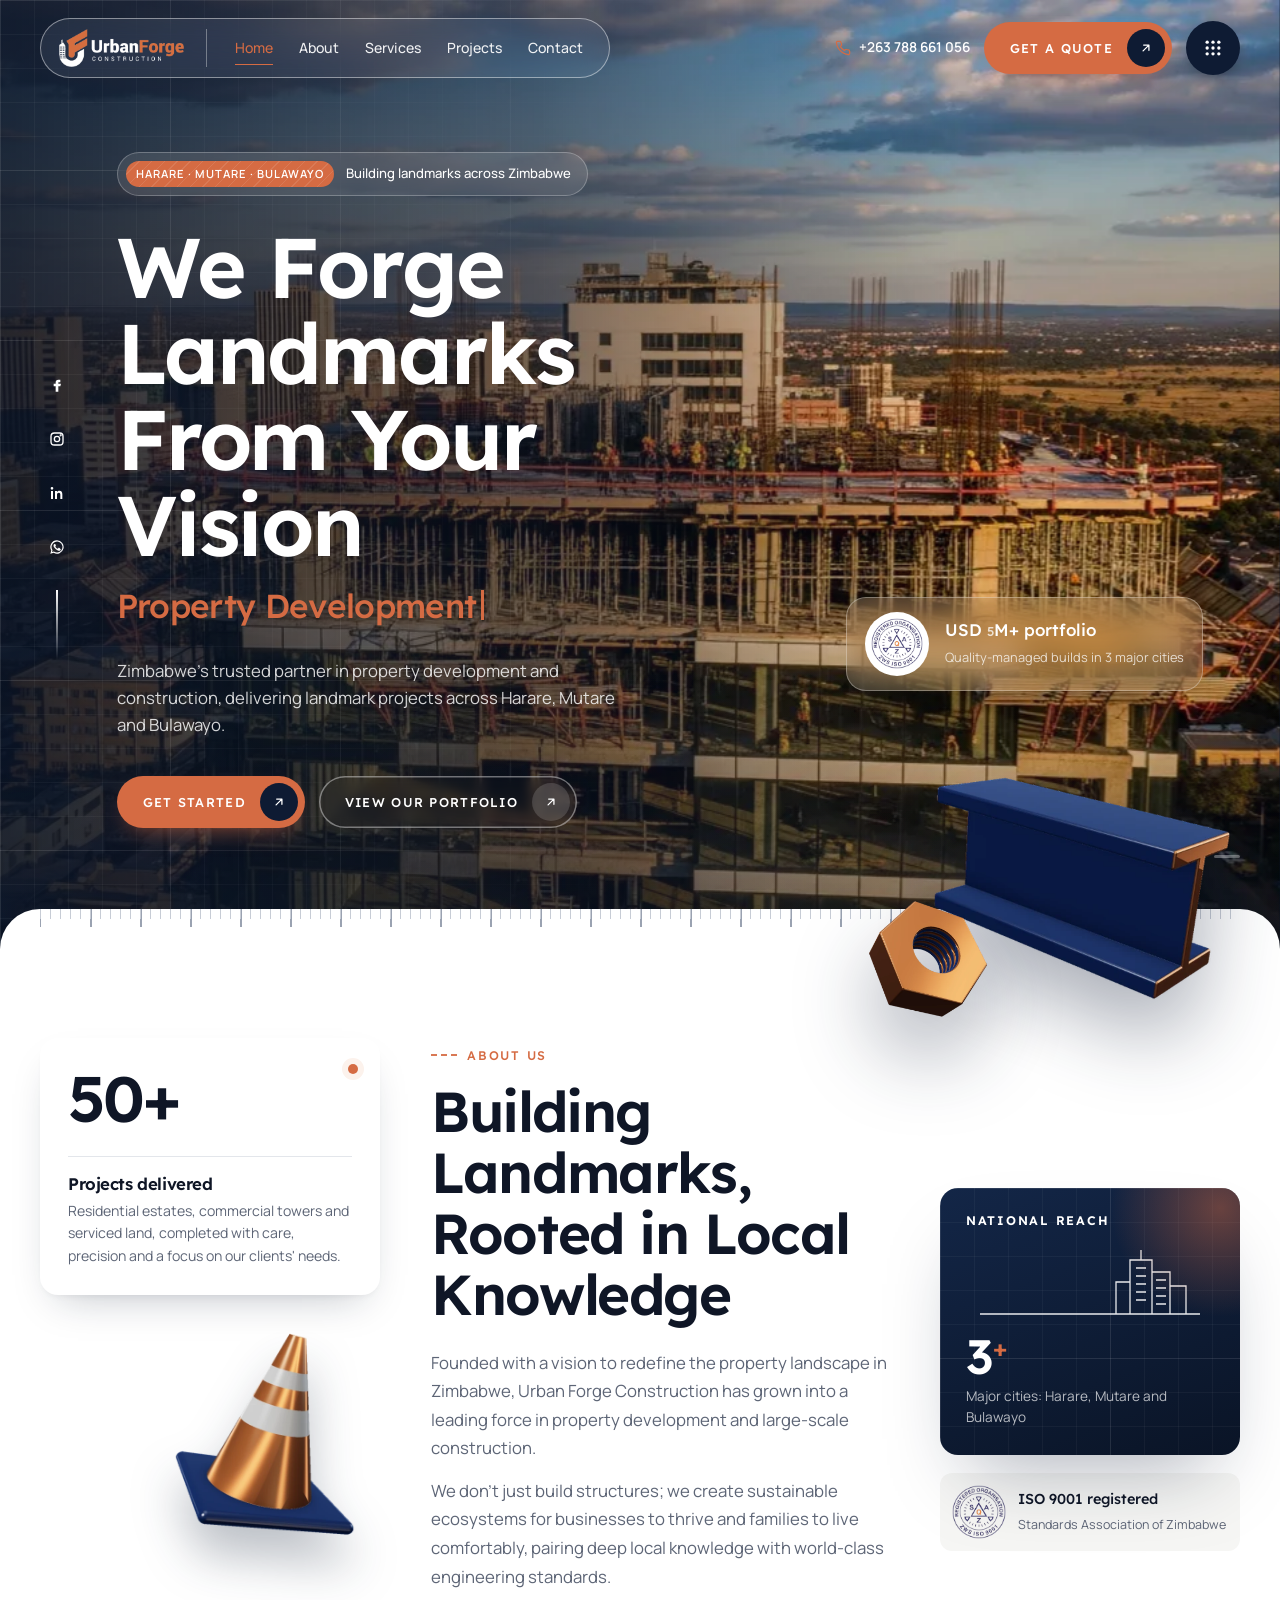
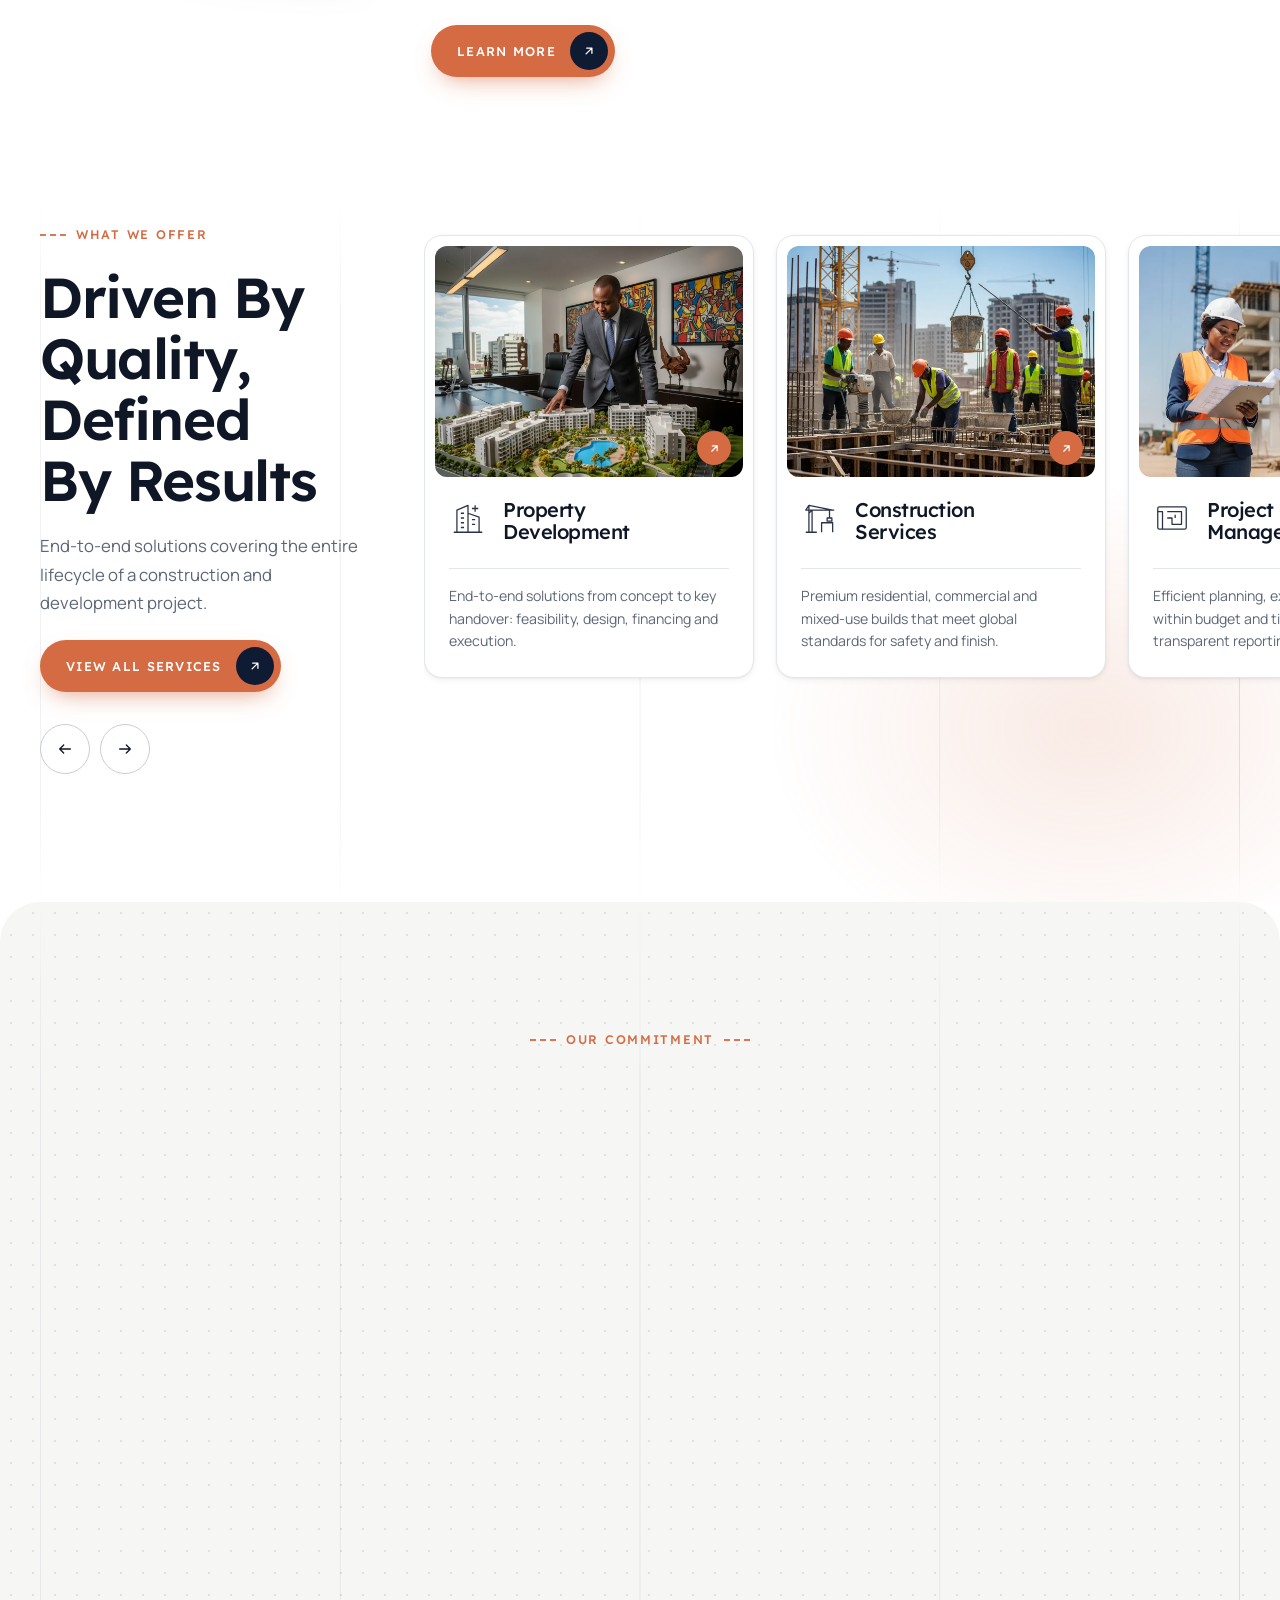
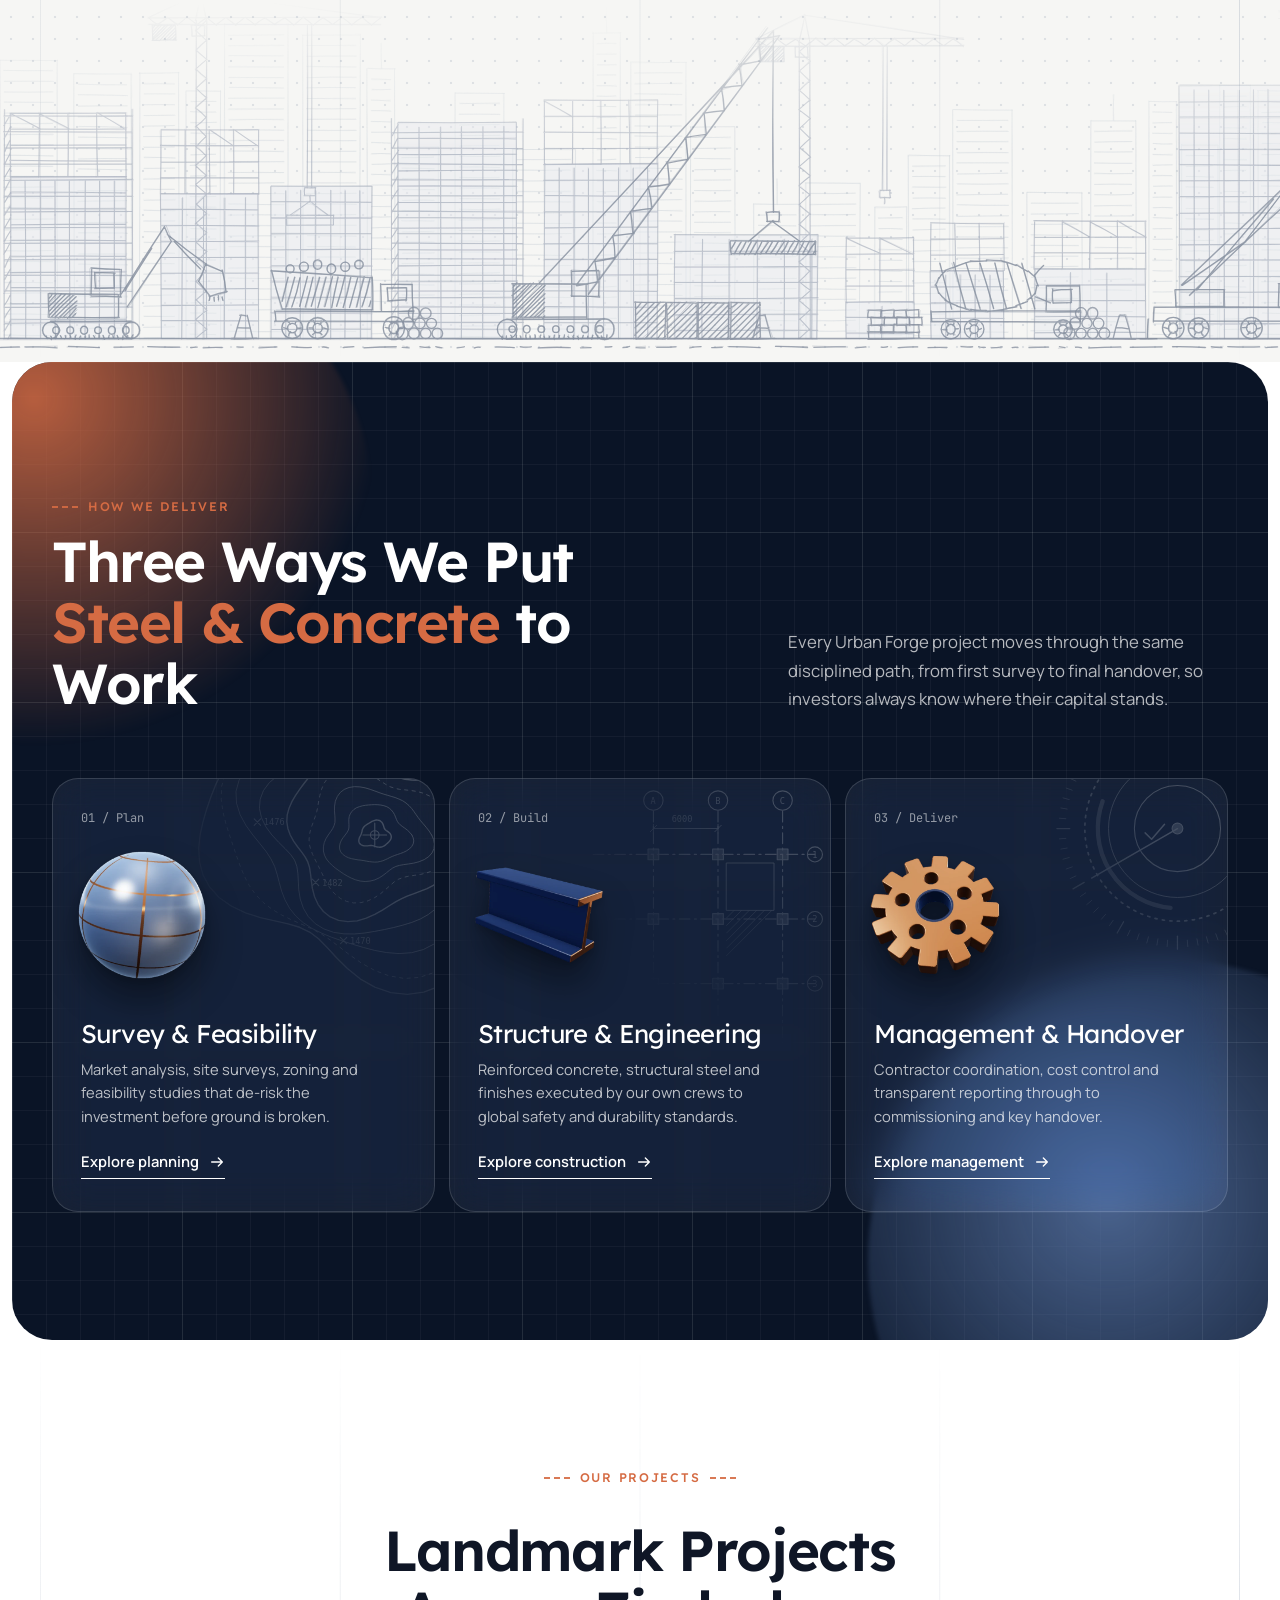
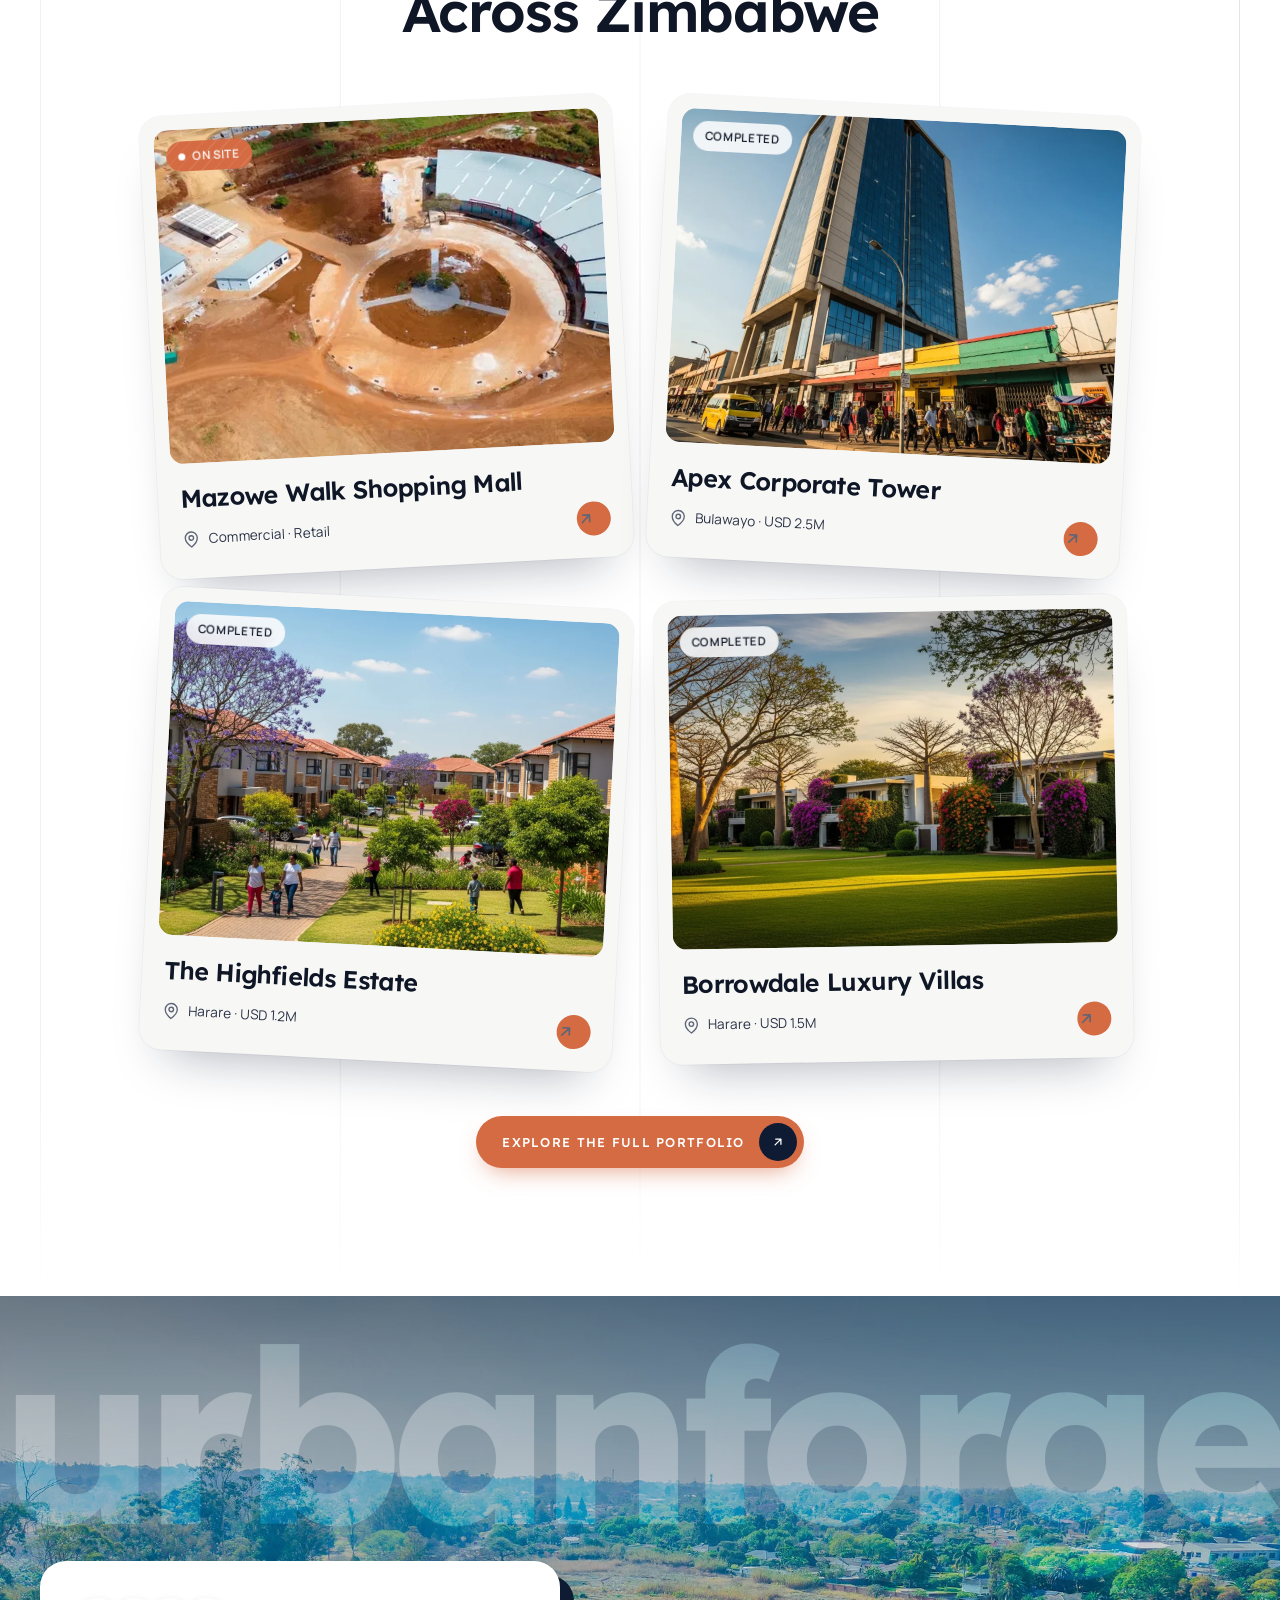
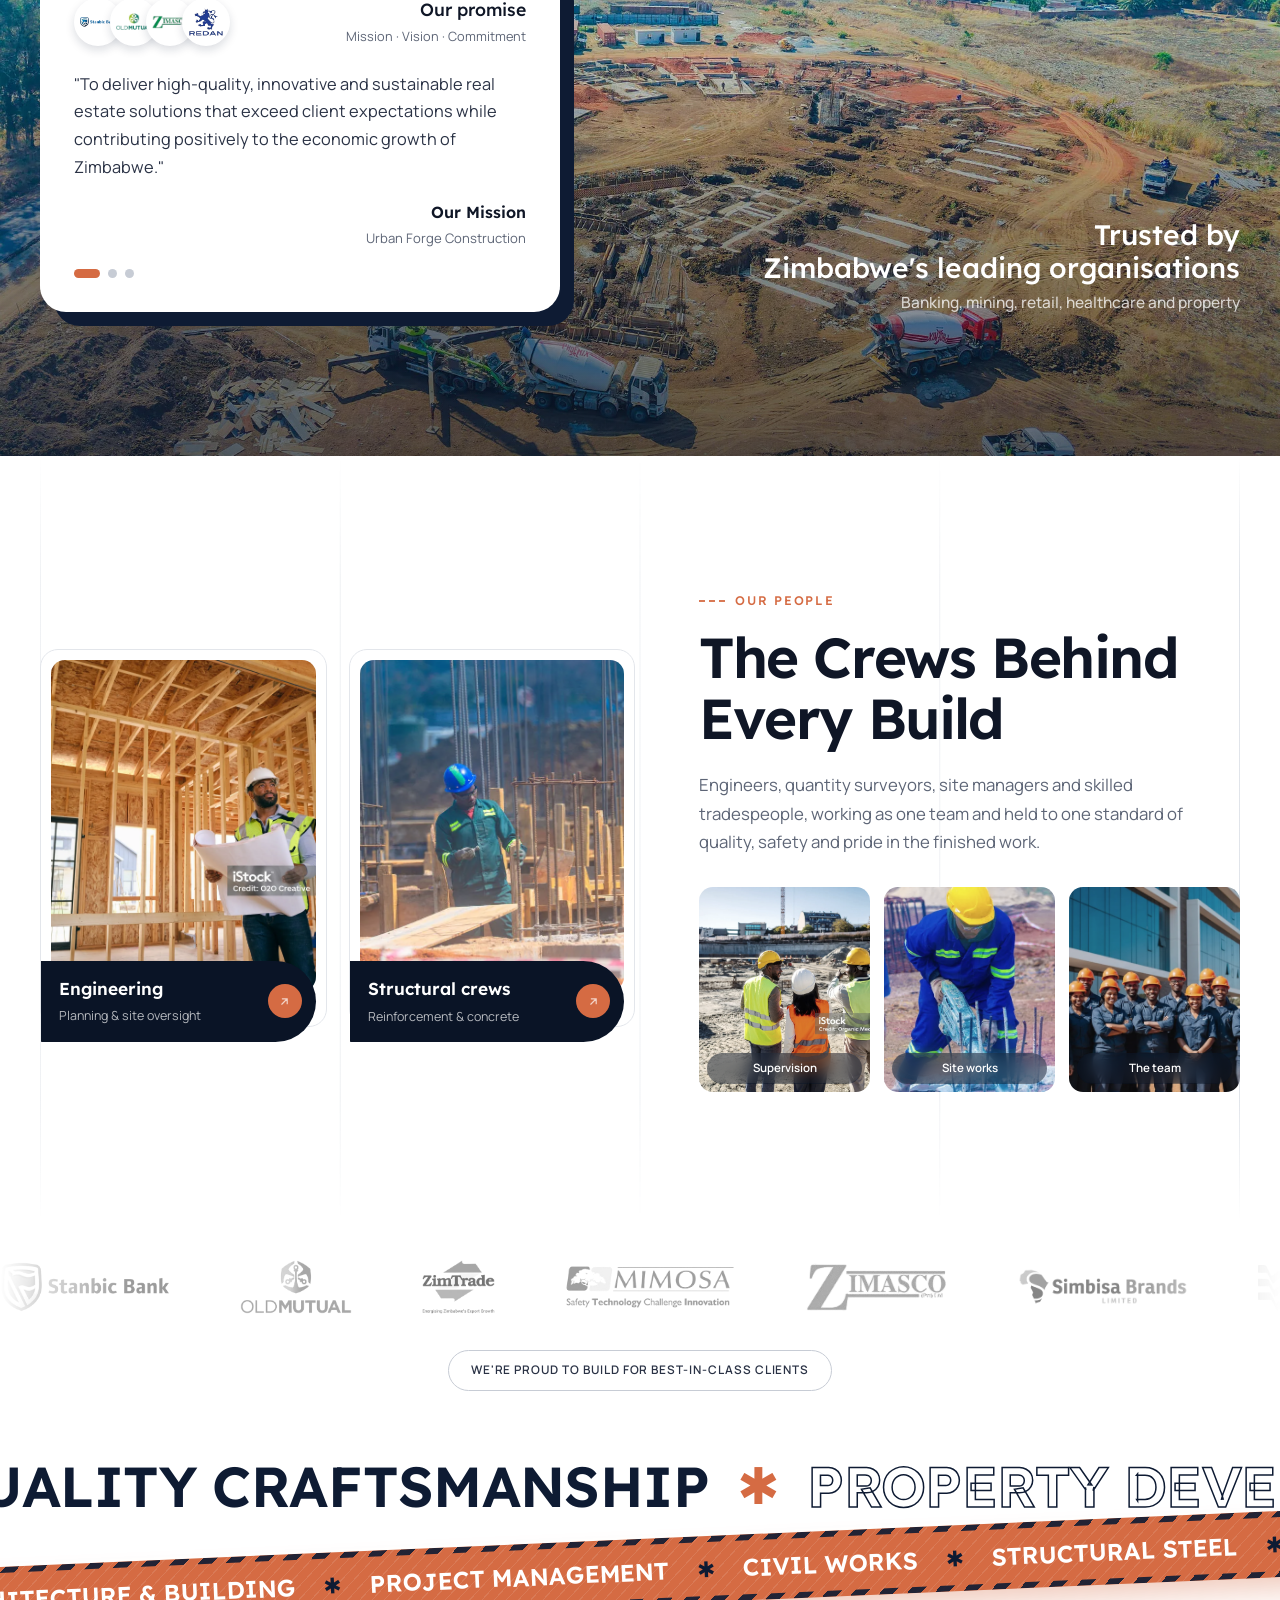
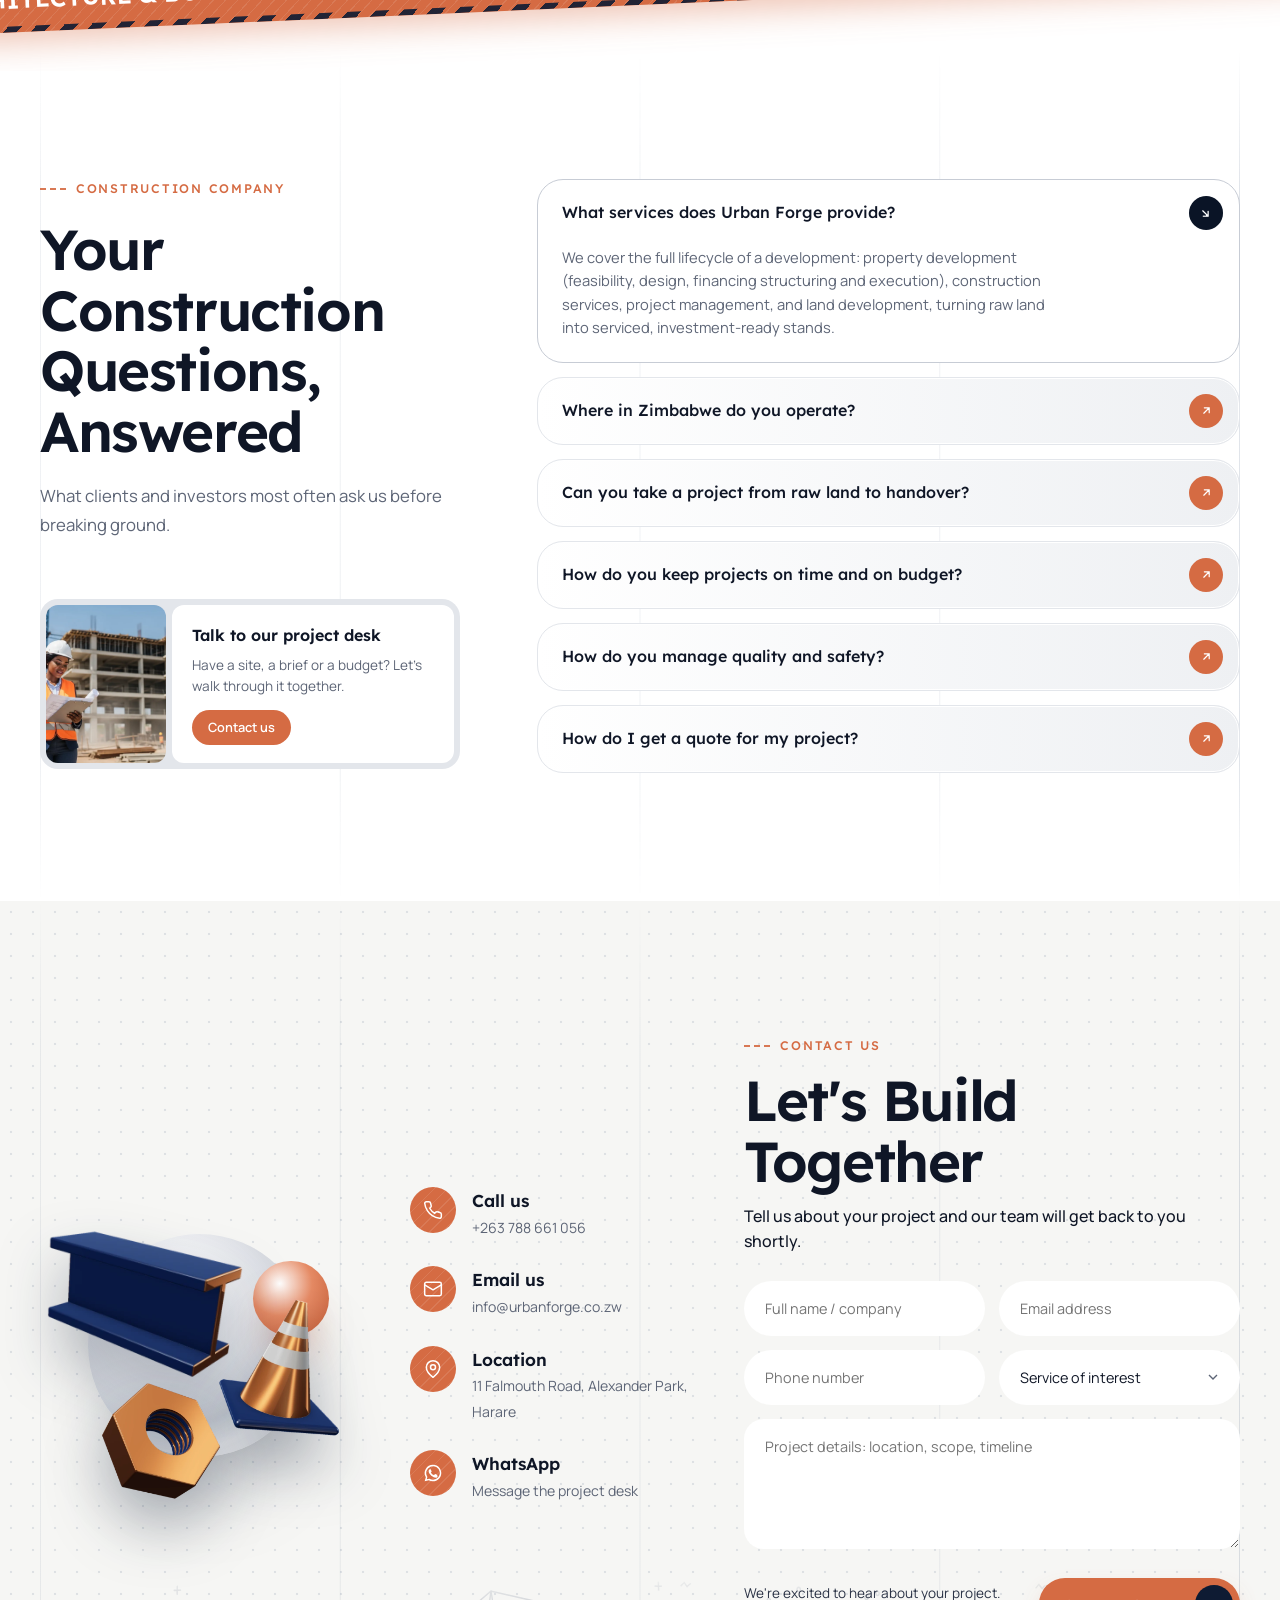
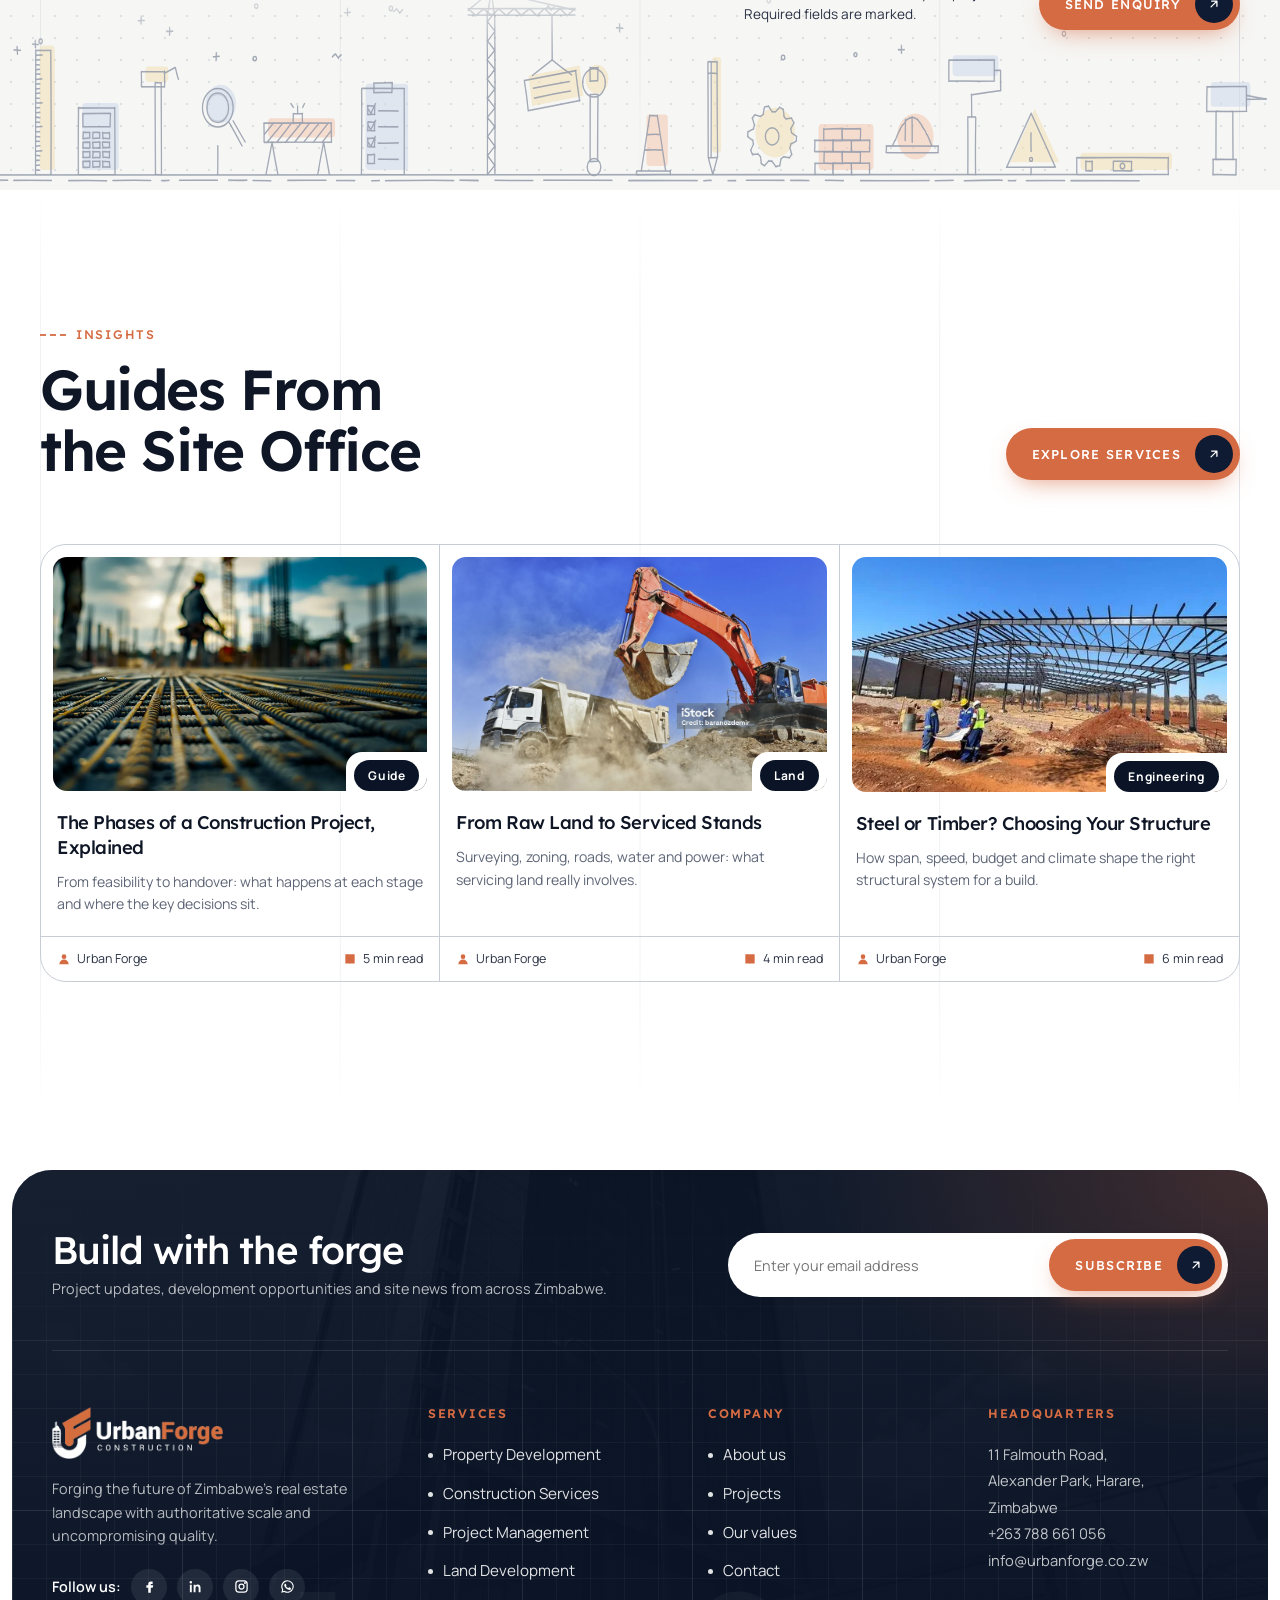
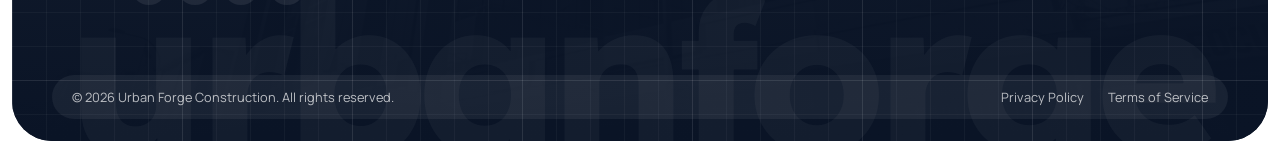
<file: index.html>
<!doctype html>
<html lang="en">
<head>
<meta charset="utf-8">
<meta name="viewport" content="width=device-width, initial-scale=1">
<title>Urban Forge Construction </title>
<meta name="description" content=" Property Development & Construction in Zimbabwe|Urban Forge Construction is Zimbabwe's trusted partner in property development, construction, project management and land development across Harare, Mutare and Bulawayo.">
<meta name="theme-color" content="#0e1b33">
<meta property="og:title" content="Urban Forge Construction ">
<meta property="og:description" content=" Property Development & Construction in Zimbabwe|Urban Forge Construction is Zimbabwe's trusted partner in property development, construction, project management and land development across Harare, Mutare and Bulawayo.">
<meta property="og:image" content="assets/img/hero-harare.webp">
<link rel="icon" href="favicon.png" type="image/png">
<link rel="preconnect" href="https://fonts.googleapis.com">
<link rel="preconnect" href="https://fonts.gstatic.com" crossorigin>
<link href="https://fonts.googleapis.com/css2?family=Lexend:wght@300;400;500;600;700&family=Manrope:wght@400;500;600;700&family=JetBrains+Mono:wght@500;600&display=swap" rel="stylesheet">
<link rel="stylesheet" href="assets/css/style.css">
</head>
<body>
<svg width="0" height="0" style="position:absolute" aria-hidden="true">
  <symbol id="i-arrow" viewBox="0 0 24 24" fill="none" stroke="currentColor" stroke-width="2.2" stroke-linecap="round" stroke-linejoin="round"><path d="M7 17 17 7M8 7h9v9"/></symbol>
  <symbol id="i-right" viewBox="0 0 24 24" fill="none" stroke="currentColor" stroke-width="2" stroke-linecap="round" stroke-linejoin="round"><path d="M4 12h16m-6-6 6 6-6 6"/></symbol>
  <symbol id="i-left" viewBox="0 0 24 24" fill="none" stroke="currentColor" stroke-width="2" stroke-linecap="round" stroke-linejoin="round"><path d="M20 12H4m6-6-6 6 6 6"/></symbol>
  <symbol id="i-up" viewBox="0 0 24 24" fill="none" stroke="currentColor" stroke-width="2.2" stroke-linecap="round" stroke-linejoin="round"><path d="M12 19V5m-6 6 6-6 6 6"/></symbol>
  <symbol id="i-close" viewBox="0 0 24 24" fill="none" stroke="currentColor" stroke-width="2" stroke-linecap="round"><path d="M6 6l12 12M18 6 6 18"/></symbol>
  <symbol id="i-grid" viewBox="0 0 24 24" fill="currentColor"><circle cx="5" cy="5" r="2"/><circle cx="12" cy="5" r="2"/><circle cx="19" cy="5" r="2"/><circle cx="5" cy="12" r="2"/><circle cx="12" cy="12" r="2"/><circle cx="19" cy="12" r="2"/><circle cx="5" cy="19" r="2"/><circle cx="12" cy="19" r="2"/><circle cx="19" cy="19" r="2"/></symbol>
  <symbol id="i-phone" viewBox="0 0 24 24" fill="none" stroke="currentColor" stroke-width="1.8" stroke-linecap="round" stroke-linejoin="round"><path d="M22 16.9v3a2 2 0 0 1-2.2 2 19.8 19.8 0 0 1-8.6-3.1 19.5 19.5 0 0 1-6-6A19.8 19.8 0 0 1 2.1 4.2 2 2 0 0 1 4.1 2h3a2 2 0 0 1 2 1.7c.1 1 .4 1.9.7 2.8a2 2 0 0 1-.5 2.1L8 9.9a16 16 0 0 0 6 6l1.3-1.3a2 2 0 0 1 2.1-.4c.9.3 1.8.6 2.8.7a2 2 0 0 1 1.7 2Z"/></symbol>
  <symbol id="i-mail" viewBox="0 0 24 24" fill="none" stroke="currentColor" stroke-width="1.8" stroke-linecap="round" stroke-linejoin="round"><rect x="2" y="4" width="20" height="16" rx="2"/><path d="m22 7-10 6L2 7"/></symbol>
  <symbol id="i-pin" viewBox="0 0 24 24" fill="none" stroke="currentColor" stroke-width="1.8" stroke-linecap="round" stroke-linejoin="round"><path d="M20 10c0 6-8 12-8 12s-8-6-8-12a8 8 0 0 1 16 0Z"/><circle cx="12" cy="10" r="3"/></symbol>
  <symbol id="i-clock" viewBox="0 0 24 24" fill="none" stroke="currentColor" stroke-width="1.8" stroke-linecap="round"><circle cx="12" cy="12" r="10"/><path d="M12 6v6l4 2"/></symbol>
  <symbol id="i-fb" viewBox="0 0 24 24" fill="currentColor"><path d="M14 8h3V4h-3a4 4 0 0 0-4 4v2H7v4h3v8h4v-8h3l1-4h-4V8.5c0-.3.2-.5.5-.5Z"/></symbol>
  <symbol id="i-ig" viewBox="0 0 24 24" fill="none" stroke="currentColor" stroke-width="2"><rect x="3" y="3" width="18" height="18" rx="5"/><circle cx="12" cy="12" r="4"/><circle cx="17.5" cy="6.5" r=".6" fill="currentColor"/></symbol>
  <symbol id="i-in" viewBox="0 0 24 24" fill="currentColor"><path d="M4.5 3a2 2 0 1 1 0 4 2 2 0 0 1 0-4ZM3 9h3v12H3zm6 0h3v1.7c.5-.9 1.7-2 3.6-2C19 8.7 20 11 20 14v7h-3v-6.2c0-1.6-.3-3.2-2.2-3.2-1.9 0-2.8 1.3-2.8 3.3V21H9z"/></symbol>
  <symbol id="i-wa" viewBox="0 0 24 24" fill="currentColor"><path d="M12 2a10 10 0 0 0-8.6 15.1L2 22l5-1.3A10 10 0 1 0 12 2Zm0 18.2a8.2 8.2 0 0 1-4.2-1.2l-.3-.2-3 .8.8-2.9-.2-.3A8.2 8.2 0 1 1 12 20.2Zm4.5-6.1c-.2-.1-1.5-.7-1.7-.8-.2-.1-.4-.1-.6.1l-.8 1c-.1.2-.3.2-.5.1a6.7 6.7 0 0 1-3.3-2.9c-.3-.4.2-.4.7-1.4.1-.2 0-.3 0-.4l-.8-1.8c-.2-.5-.4-.4-.6-.4h-.5a1 1 0 0 0-.7.3 3 3 0 0 0-.9 2.2 5.2 5.2 0 0 0 1.1 2.8 11.9 11.9 0 0 0 4.6 4c1.7.7 2.3.8 3.2.7.5-.1 1.5-.6 1.7-1.2.2-.6.2-1.1.2-1.2-.1-.1-.2-.2-.5-.3Z"/></symbol>
  <symbol id="i-user" viewBox="0 0 24 24" fill="currentColor"><circle cx="12" cy="8" r="4"/><path d="M4 21a8 8 0 0 1 16 0Z"/></symbol>
  <symbol id="i-book" viewBox="0 0 24 24" fill="currentColor"><path d="M4 4h7a3 3 0 0 1 1 .2V20a3 3 0 0 0-1-.2H4Zm16 0h-7a3 3 0 0 0-1 .2V20a3 3 0 0 1 1-.2h7Z"/></symbol>
  <!-- line icons for services / values -->
  <symbol id="i-building" viewBox="0 0 48 48" fill="none" stroke="currentColor" stroke-width="1.6" stroke-linejoin="round"><path d="M6 42h36M10 42V14l14-6v34M24 42V18l14 5v19"/><path d="M15 18h4M15 24h4M15 30h4M29 26h4M29 32h4M15 36h4"/><path d="M33 8v8m-4-4h8"/></symbol>
  <symbol id="i-crane" viewBox="0 0 48 48" fill="none" stroke="currentColor" stroke-width="1.6" stroke-linejoin="round"><path d="M10 42V8l-4 6h36M10 8l30 6M14 14 10 18m4-4v28M6 42h14"/><path d="M36 14v10m-3 0h6v4h-6z"/><path d="M26 42V30h14v12"/></symbol>
  <symbol id="i-blueprint" viewBox="0 0 48 48" fill="none" stroke="currentColor" stroke-width="1.6" stroke-linejoin="round"><rect x="6" y="10" width="36" height="28" rx="2"/><path d="M6 16h6v22M18 16h18v16H24v-8h-6"/><path d="M28 20v4"/></symbol>
  <symbol id="i-land" viewBox="0 0 48 48" fill="none" stroke="currentColor" stroke-width="1.6" stroke-linejoin="round"><path d="M4 36 16 24l10 8 6-6 12 10"/><path d="M4 42h40"/><path d="M30 8a5 5 0 0 1 10 0c0 4-5 9-5 9s-5-5-5-9Z"/><circle cx="35" cy="8" r="1.6"/></symbol>
  <symbol id="i-shield" viewBox="0 0 24 24" fill="none" stroke="currentColor" stroke-width="1.8" stroke-linejoin="round"><path d="M12 2 4 5v6c0 5 3.4 9.4 8 11 4.6-1.6 8-6 8-11V5Z"/><path d="m8.5 12 2.5 2.5 4.5-5"/></symbol>
  <symbol id="i-hammer" viewBox="0 0 24 24" fill="none" stroke="currentColor" stroke-width="1.8" stroke-linecap="round" stroke-linejoin="round"><path d="m14 12-8.5 8.5a2.1 2.1 0 0 1-3-3L11 9"/><path d="M15 13 21 7l-4-4-3 1-4 4 2 2Z"/></symbol>
  <symbol id="i-bulb" viewBox="0 0 24 24" fill="none" stroke="currentColor" stroke-width="1.8" stroke-linecap="round" stroke-linejoin="round"><path d="M9 18h6M10 22h4M12 2a7 7 0 0 0-4 12.7V16h8v-1.3A7 7 0 0 0 12 2Z"/></symbol>
  <symbol id="i-hand" viewBox="0 0 24 24" fill="none" stroke="currentColor" stroke-width="1.8" stroke-linecap="round" stroke-linejoin="round"><path d="m11 17 2 2a1 1 0 1 0 3-3"/><path d="m14 14 2.5 2.5a1 1 0 1 0 3-3l-3.9-3.9a3 3 0 0 0-4.2 0l-.9.9a1 1 0 1 1-3-3l2.8-2.8a5 5 0 0 1 6.3-.6l.5.3a2 2 0 0 0 1.4.3H21M3 4h3l6 6"/><path d="m3 13 6 6 2-2"/></symbol>
  <symbol id="i-leaf" viewBox="0 0 24 24" fill="none" stroke="currentColor" stroke-width="1.8" stroke-linecap="round" stroke-linejoin="round"><path d="M11 20A7 7 0 0 1 9.8 6.1C15.5 5 17 4.5 19 2c1 2 2 4.2 2 8 0 5.5-4.8 10-10 10Z"/><path d="M2 21c0-3 1.9-5.4 5.2-6.1 2.4-.5 4.8-2 5.8-3.9"/></symbol>
  <symbol id="i-target" viewBox="0 0 24 24" fill="none" stroke="currentColor" stroke-width="1.8"><circle cx="12" cy="12" r="10"/><circle cx="12" cy="12" r="6"/><circle cx="12" cy="12" r="2"/></symbol>
</svg>
<a class="sr-only" href="#main">Skip to content</a>
<div class="preloader" aria-hidden="true">
  <div class="preloader__inner">
    <img class="preloader__mark" src="assets/img/mark.png" alt="" width="84" height="84">
    <div class="preloader__bar"><span></span></div>
    <div class="preloader__count">000</div>
  </div>
</div>
<header class="header">
  <div class="container header__inner">
    <div class="nav-pill">
      <a class="brand" href="index.html" aria-label="Urban Forge Construction — home">
        <img class="logo-light" src="assets/img/logo-light.webp" alt="Urban Forge Construction" width="125" height="38">
        <img class="logo-dark" src="assets/img/logo.webp" alt="Urban Forge Construction" width="125" height="38">
      </a>
      <nav class="nav" aria-label="Primary">
<a href="index.html" aria-current="page">Home</a>
<a href="about.html">About</a>
<a href="services.html">Services</a>
<a href="projects.html">Projects</a>
<a href="contact.html">Contact</a>
      </nav>
    </div>
    <div class="header__actions">
      <a class="header__phone" href="tel:+263788661056"><svg><use href="#i-phone"/></svg>+263 788 661 056</a>
      <a class="btn" href="contact.html#quote">Get a quote <span class="btn__ic"><svg><use href="#i-arrow"/></svg></span></a>
      <button class="menu-btn" type="button" data-drawer-open aria-controls="drawer" aria-expanded="false" aria-label="Open menu"><svg><use href="#i-grid"/></svg></button>
    </div>
  </div>
</header>
<div class="drawer" id="drawer" aria-hidden="true">
  <div class="drawer__scrim" data-drawer-close></div>
  <div class="drawer__panel" role="dialog" aria-modal="true" aria-label="Menu">
    <div class="drawer__top">
      <img src="assets/img/logo-light.webp" alt="Urban Forge Construction" width="131" height="40">
      <button class="drawer__close" type="button" data-drawer-close aria-label="Close menu"><svg><use href="#i-close"/></svg></button>
    </div>
    <nav class="drawer__nav" aria-label="Menu">
<a href="index.html" style="--i:0"><span>01</span>Home</a>
<a href="about.html" style="--i:1"><span>02</span>About</a>
<a href="services.html" style="--i:2"><span>03</span>Services</a>
<a href="projects.html" style="--i:3"><span>04</span>Projects</a>
<a href="contact.html" style="--i:4"><span>05</span>Contact</a>
    </nav>
    <a class="btn" href="contact.html#quote" style="align-self:flex-start">Request a quote <span class="btn__ic"><svg><use href="#i-arrow"/></svg></span></a>
    <div class="drawer__meta">
      <div><strong>Corporate headquarters</strong>11 Falmouth Road, Alexander Park, Harare</div>
      <div><strong>Talk to the project desk</strong><a href="tel:+263788661056">+263 788 661 056</a> · <a href="mailto:info@urbanforge.co.zw">info@urbanforge.co.zw</a></div>
    </div>
  </div>
</div>

<main id="main">

  <!-- ============ HERO ============ -->
  <section class="hero" aria-label="Introduction">
    <div class="hero__media">
      <div class="hero__slide is-active"><img src="assets/img/hero-harare.webp" alt="A high-rise under construction above the Harare skyline at golden hour" fetchpriority="high"></div>
      <div class="hero__slide"><img src="assets/img/apex-tower.webp" alt="Apex Corporate Tower, a glazed high-rise in Bulawayo" loading="lazy"></div>
      <div class="hero__slide"><img src="assets/img/aerial-site-wide.webp" alt="Drone view of an Urban Forge site with foundations and a concrete pump at work" loading="lazy"></div>
      <div class="hero__slide"><img src="assets/img/borrowdale-villas.webp" alt="Borrowdale Luxury Villas among flowering trees at golden hour" loading="lazy"></div>
    </div>
    <div class="hero__shade"></div>

    <div class="hero__social" aria-label="Social links">
      <a href="https://www.facebook.com/" aria-label="Facebook" rel="noopener"><svg><use href="#i-fb"/></svg></a>
      <a href="https://www.instagram.com/" aria-label="Instagram" rel="noopener"><svg><use href="#i-ig"/></svg></a>
      <a href="https://www.linkedin.com/" aria-label="LinkedIn" rel="noopener"><svg><use href="#i-in"/></svg></a>
      <a href="https://wa.me/263788661056" aria-label="WhatsApp" rel="noopener"><svg><use href="#i-wa"/></svg></a>
    </div>

    <div class="container hero__inner">
      <div class="hero__content">
        <div class="hero__kicker" data-reveal><b>Harare · Mutare · Bulawayo</b><span>Building landmarks across Zimbabwe</span></div>
        <h1 data-split>We Forge Landmarks<br>From Your Vision</h1>
        <span class="hero__typed" data-typed='["Property Development","Commercial Construction","Land Development","Project Management"]' aria-hidden="true"><span class="txt"></span><span class="caret"></span></span>
        <p class="hero__text" data-reveal style="--d:.35s">Zimbabwe's trusted partner in property development and construction, delivering landmark projects across Harare, Mutare and Bulawayo.</p>
        <div class="hero__ctas" data-reveal style="--d:.5s">
          <a class="btn" href="contact.html#quote">Get started <span class="btn__ic"><svg><use href="#i-arrow"/></svg></span></a>
          <a class="btn btn--ghost" href="projects.html">View our portfolio <span class="btn__ic"><svg><use href="#i-arrow"/></svg></span></a>
        </div>
      </div>
    </div>

    <div class="hero__proof" data-reveal="right" style="--d:.7s">
      <img src="assets/img/iso-9001.webp" alt="SAZ ISO 9001 registered organisation seal" width="64" height="64">
      <div><strong>USD <span data-count="5">0</span>M+ portfolio</strong><span>Quality-managed builds in 3 major cities</span></div>
    </div>
    <div class="hero__dots" role="group" aria-label="Hero images">
      <button class="is-active" type="button" aria-label="Image 1"></button><button type="button" aria-label="Image 2"></button><button type="button" aria-label="Image 3"></button><button type="button" aria-label="Image 4"></button>
    </div>
    <div class="ruler-edge" aria-hidden="true"></div>
  </section>

  <!-- ============ ABOUT INTRO ============ -->
  <section class="section intro" aria-labelledby="intro-title">
    <div class="intro__float" aria-hidden="true">
      <img src="assets/img/obj-ibeam.webp" alt="" width="400" height="400">
      <img src="assets/img/obj-nut.webp" alt="" width="200" height="200">
    </div>
    <div class="container intro__grid">
      <div>
        <div class="stat-card" data-reveal>
          <div class="stat-card__num"><span data-count="50">0</span>+</div>
          <hr>
          <h3>Projects delivered</h3>
          <p>Residential estates, commercial towers and serviced land, completed with care, precision and a focus on our clients' needs.</p>
        </div>
        <img class="intro__cone" src="assets/img/obj-cone.webp" alt="" width="220" height="220" data-reveal style="--d:.2s">
      </div>
      <div class="intro__copy">
        <span class="eyebrow">About us</span>
        <h2 class="h2" id="intro-title" data-split>Building Landmarks,<br>Rooted in Local<br>Knowledge</h2>
        <p class="lede" data-reveal>Founded with a vision to redefine the property landscape in Zimbabwe, Urban Forge Construction has grown into a leading force in property development and large-scale construction.</p>
        <p class="lede" data-reveal style="--d:.1s">We don't just build structures; we create sustainable ecosystems for businesses to thrive and families to live comfortably, pairing deep local knowledge with world-class engineering standards.</p>
        <a class="btn" href="about.html" data-reveal style="--d:.2s">Learn more <span class="btn__ic"><svg><use href="#i-arrow"/></svg></span></a>
      </div>
      <div>
        <div class="reach-card" data-reveal style="--d:.15s">
          <h4>National reach</h4>
          <svg class="skyline" viewBox="0 0 220 70" fill="none" stroke="currentColor" stroke-width="1.3" aria-hidden="true"><path d="M0 68h220M150 68V14h22v54M172 68V26h18v42M136 68V36h14v32M190 68V40h16v28M156 22h10m-10 8h10m-10 8h10m-10 8h10m-10 8h10M176 34h10m-10 8h10m-10 8h10m-10 8h10M161 14V4"/></svg>
          <div class="num"><span data-count="3">0</span><sup>+</sup></div>
          <p>Major cities: Harare, Mutare and Bulawayo</p>
        </div>
        <div class="iso-chip" data-reveal style="--d:.25s">
          <img src="assets/img/iso-9001.webp" alt="" width="54" height="54">
          <div><strong>ISO 9001 registered</strong><span>Standards Association of Zimbabwe</span></div>
        </div>
      </div>
    </div>
  </section>

  <!-- ============ SERVICES SLIDER ============ -->
  <section class="section services" aria-labelledby="svc-title" style="padding-top:20px">
    <div class="container services__grid" data-slider>
      <div class="services__intro">
        <span class="eyebrow">What we offer</span>
        <h2 class="h2" id="svc-title" data-split>Driven By<br>Quality, Defined<br>By Results</h2>
        <p class="lede" data-reveal>End-to-end solutions covering the entire lifecycle of a construction and development project.</p>
        <div data-reveal style="--d:.15s"><a class="btn" href="services.html">View all services <span class="btn__ic"><svg><use href="#i-arrow"/></svg></span></a></div>
        <div class="services__nav" data-reveal style="--d:.25s">
          <button class="round-btn" type="button" data-prev aria-label="Previous service"><svg><use href="#i-left"/></svg></button>
          <button class="round-btn" type="button" data-next aria-label="Next service"><svg><use href="#i-right"/></svg></button>
        </div>
      </div>
      <div class="svc-track">
        <a class="svc-card" href="services.html#property" data-reveal>
          <div class="svc-card__media"><img src="assets/img/svc-property.webp" alt="Developer reviewing a scale model of a residential complex" loading="lazy"><span class="arrow-dot"><svg><use href="#i-arrow"/></svg></span></div>
          <div class="svc-card__head"><svg><use href="#i-building"/></svg><h3>Property<br>Development</h3></div>
          <hr><p>End-to-end solutions from concept to key handover: feasibility, design, financing and execution.</p>
        </a>
        <a class="svc-card" href="services.html#construction" data-reveal style="--d:.1s">
          <div class="svc-card__media"><img src="assets/img/svc-construction.webp" alt="Crew pouring and finishing a reinforced concrete deck" loading="lazy"><span class="arrow-dot"><svg><use href="#i-arrow"/></svg></span></div>
          <div class="svc-card__head"><svg><use href="#i-crane"/></svg><h3>Construction<br>Services</h3></div>
          <hr><p>Premium residential, commercial and mixed-use builds that meet global standards for safety and finish.</p>
        </a>
        <a class="svc-card" href="services.html#management" data-reveal style="--d:.2s">
          <div class="svc-card__media"><img src="assets/img/svc-management.webp" alt="Project manager in a hard hat reviewing plans on site" loading="lazy"><span class="arrow-dot"><svg><use href="#i-arrow"/></svg></span></div>
          <div class="svc-card__head"><svg><use href="#i-blueprint"/></svg><h3>Project<br>Management</h3></div>
          <hr><p>Efficient planning, execution and delivery within budget and timelines, with transparent reporting.</p>
        </a>
        <a class="svc-card" href="services.html#land" data-reveal style="--d:.3s">
          <div class="svc-card__media"><img src="assets/img/svc-land.webp" alt="Graders levelling a large tract of red earth for servicing" loading="lazy"><span class="arrow-dot"><svg><use href="#i-arrow"/></svg></span></div>
          <div class="svc-card__head"><svg><use href="#i-land"/></svg><h3>Land<br>Development</h3></div>
          <hr><p>Servicing raw land into prime real estate: surveying, zoning, roads, water and power.</p>
        </a>
      </div>
    </div>
  </section>

  <!-- ============ WHAT MAKES US DIFFERENT ============ -->
  <section class="section diff" aria-labelledby="diff-title">
    <div class="diff__lineart"></div>
    <div class="container">
      <div class="section-head section-head--center">
        <span class="eyebrow eyebrow--both">Our commitment</span>
        <h2 class="h2" id="diff-title" data-split>What Makes Us Different</h2>
        <p class="lede" data-reveal>It's not just about building something good; it's about planning, engineering and delivering structures that stand for generations.</p>
      </div>
      <div class="bento">
        <div class="bento__img bento__img--tall" data-reveal>
          <img src="assets/img/mazowe-walk-1.webp" alt="Mazowe Walk Shopping Mall taking shape, with a landscaped courtyard and hills behind" loading="lazy">
          <div class="value-card">
            <div class="value-card__head"><span class="value-card__ic"><svg><use href="#i-hand"/></svg></span><h3>Customer<br>Focus</h3></div>
            <hr><p>Aligning our capabilities with each client's precise vision, from the first sketch to the final key.</p>
          </div>
        </div>
        <div class="value-card" style="--r:-2deg" data-reveal="zoom">
          <div class="value-card__head"><span class="value-card__ic"><svg><use href="#i-shield"/></svg></span><h3>Integrity You<br>Can Trust</h3></div>
          <hr><p>Absolute transparency and honesty in every deal and every structure we put our name to.</p>
        </div>
        <div class="value-card" style="--r:-3deg;--d:.1s" data-reveal="zoom">
          <div class="value-card__head"><span class="value-card__ic"><svg><use href="#i-hammer"/></svg></span><h3>Quality<br>Excellence</h3></div>
          <hr><p>Uncompromising standards in materials, engineering and finishing on every project.</p>
        </div>
        <div class="value-card" style="--r:2deg;--d:.15s" data-reveal="zoom">
          <div class="value-card__head"><span class="value-card__ic"><svg><use href="#i-clock"/></svg></span><h3>On Time,<br>On Budget</h3></div>
          <hr><p>Delivering on time, on budget and beyond expectations through rigorous site oversight.</p>
        </div>
        <div class="bento__img bento__img--small" style="--r:-3deg;--d:.2s" data-reveal="zoom">
          <img src="assets/img/aerial-site-1.webp" alt="Aerial view of foundations and slabs being set out on an Urban Forge site" loading="lazy">
        </div>
      </div>
    </div>
  </section>

  <!-- ============ 3D OBJECTS / GLASS BAND ============ -->
  <section class="section forge-band" aria-labelledby="band-title">
    <span class="glass-blob glass-blob--a" aria-hidden="true"></span>
    <span class="glass-blob glass-blob--b" aria-hidden="true"></span>
    <div class="container">
      <div class="section-head section-head--split">
        <div>
          <span class="eyebrow">How we deliver</span>
          <h2 class="h2" id="band-title" data-split>Three Ways We Put<br><span class="text-forge">Steel &amp; Concrete</span> to Work</h2>
        </div>
        <p class="lede" data-reveal>Every Urban Forge project moves through the same disciplined path, from first survey to final handover, so investors always know where their capital stands.</p>
      </div>
      <div class="service-items">
        <article class="service-item" data-reveal>
          <span class="num">01 / Plan</span>
          <img class="icon" src="assets/img/obj-globe.webp" alt="" width="138" height="138" loading="lazy">
          <h3>Survey &amp; Feasibility</h3>
          <p>Market analysis, site surveys, zoning and feasibility studies that de-risk the investment before ground is broken.</p>
          <a class="link-arrow" href="services.html#property">Explore planning <svg><use href="#i-right"/></svg></a>
        </article>
        <article class="service-item" data-reveal style="--d:.1s">
          <span class="num">02 / Build</span>
          <img class="icon" src="assets/img/obj-ibeam.webp" alt="" width="138" height="138" loading="lazy">
          <h3>Structure &amp; Engineering</h3>
          <p>Reinforced concrete, structural steel and finishes executed by our own crews to global safety and durability standards.</p>
          <a class="link-arrow" href="services.html#construction">Explore construction <svg><use href="#i-right"/></svg></a>
        </article>
        <article class="service-item" data-reveal style="--d:.2s">
          <span class="num">03 / Deliver</span>
          <img class="icon" src="assets/img/obj-gear.webp" alt="" width="138" height="138" loading="lazy">
          <h3>Management &amp; Handover</h3>
          <p>Contractor coordination, cost control and transparent reporting through to commissioning and key handover.</p>
          <a class="link-arrow" href="services.html#management">Explore management <svg><use href="#i-right"/></svg></a>
        </article>
      </div>
    </div>
  </section>

  <!-- ============ PROJECTS ============ -->
  <section class="section" aria-labelledby="proj-title">
    <div class="container">
      <div class="section-head section-head--center">
        <span class="eyebrow eyebrow--both">Our projects</span>
        <h2 class="h2" id="proj-title" data-split>Landmark Projects<br>Across Zimbabwe</h2>
      </div>
      <div class="polaroids">
        <a class="polaroid" href="projects.html" style="--r:-3deg" data-reveal>
          <div class="polaroid__media"><img src="assets/img/mazowe-walk-2.webp" alt="Aerial view of Mazowe Walk Shopping Mall's circular courtyard under construction" loading="lazy"><span class="polaroid__tag is-live">On site</span></div>
          <h3>Mazowe Walk Shopping Mall</h3>
          <div class="polaroid__meta"><span><svg><use href="#i-pin"/></svg>Commercial · Retail</span><span class="arrow-dot"><svg><use href="#i-arrow"/></svg></span></div>
        </a>
        <a class="polaroid" href="projects.html" style="--r:3deg;--d:.1s" data-reveal>
          <div class="polaroid__media"><img src="assets/img/apex-tower.webp" alt="Apex Corporate Tower, a glazed high-rise above a busy street" loading="lazy"><span class="polaroid__tag">Completed</span></div>
          <h3>Apex Corporate Tower</h3>
          <div class="polaroid__meta"><span><svg><use href="#i-pin"/></svg>Bulawayo · USD 2.5M</span><span class="arrow-dot"><svg><use href="#i-arrow"/></svg></span></div>
        </a>
        <a class="polaroid" href="projects.html" style="--r:3deg" data-reveal>
          <div class="polaroid__media"><img src="assets/img/highfields-estate.webp" alt="The Highfields Estate, family homes along a jacaranda-lined walkway" loading="lazy"><span class="polaroid__tag">Completed</span></div>
          <h3>The Highfields Estate</h3>
          <div class="polaroid__meta"><span><svg><use href="#i-pin"/></svg>Harare · USD 1.2M</span><span class="arrow-dot"><svg><use href="#i-arrow"/></svg></span></div>
        </a>
        <a class="polaroid" href="projects.html" style="--r:-1deg;--d:.1s" data-reveal>
          <div class="polaroid__media"><img src="assets/img/borrowdale-villas.webp" alt="Borrowdale Luxury Villas set in mature gardens with flowering trees" loading="lazy"><span class="polaroid__tag">Completed</span></div>
          <h3>Borrowdale Luxury Villas</h3>
          <div class="polaroid__meta"><span><svg><use href="#i-pin"/></svg>Harare · USD 1.5M</span><span class="arrow-dot"><svg><use href="#i-arrow"/></svg></span></div>
        </a>
      </div>
      <div style="text-align:center;margin-top:56px" data-reveal><a class="btn" href="projects.html">Explore the full portfolio <span class="btn__ic"><svg><use href="#i-arrow"/></svg></span></a></div>
    </div>
  </section>

  <!-- ============ BIG WORD + PROMISE ============ -->
  <section class="bigword" aria-labelledby="promise-title">
    <div class="bigword__media"><img src="assets/img/aerial-site-wide.webp" alt="" data-parallax=".6" loading="lazy"></div>
    <div class="bigword__word" aria-hidden="true">urbanforge</div>
    <div class="container">
      <div class="testi-card" data-testi data-reveal>
        <h2 class="sr-only" id="promise-title">Our promise</h2>
        <div class="testi-card__top">
          <div class="testi-card__logos" aria-hidden="true">
            <span><img src="assets/img/clients/stanbic.webp" alt=""></span>
            <span><img src="assets/img/clients/old-mutual.webp" alt=""></span>
            <span><img src="assets/img/clients/zimasco.webp" alt=""></span>
            <span><img src="assets/img/clients/redan.webp" alt=""></span>
          </div>
          <div class="testi-card__score"><strong>Our promise</strong><span style="font-size:.8rem;color:var(--muted)">Mission · Vision · Commitment</span></div>
        </div>
        <div class="testi-slide is-active">
          <blockquote>"To deliver high-quality, innovative and sustainable real estate solutions that exceed client expectations while contributing positively to the economic growth of Zimbabwe."</blockquote>
          <cite><strong>Our Mission</strong><span>Urban Forge Construction</span></cite>
        </div>
        <div class="testi-slide">
          <blockquote>"To be the premier property developer and construction company in Zimbabwe, recognised for shaping the nation's skyline with monumental, lasting infrastructure."</blockquote>
          <cite><strong>Our Vision</strong><span>Urban Forge Construction</span></cite>
        </div>
        <div class="testi-slide">
          <blockquote>"When you partner with Urban Forge, you are partnering with a commanding presence in the industry: deep local knowledge paired with world-class engineering standards."</blockquote>
          <cite><strong>Our Commitment</strong><span>To every client and investor</span></cite>
        </div>
        <div class="testi-nav" role="group" aria-label="Promises"></div>
      </div>
      <p class="bigword__trusted" data-reveal="right">Trusted by<br>Zimbabwe's leading organisations<small>Banking, mining, retail, healthcare and property</small></p>
    </div>
  </section>

  <!-- ============ CREWS ============ -->
  <section class="section" aria-labelledby="crew-title">
    <div class="container crews">
      <div class="crew-cards">
        <div class="crew-card" data-reveal>
          <div class="crew-card__media"><img src="assets/img/engineer-plans.webp" alt="Site engineer in a hard hat reading plans inside a timber frame" loading="lazy"></div>
          <div class="crew-card__tools" aria-hidden="true"><span>PM</span><span class="on">QS</span><span>HSE</span></div>
          <div class="crew-card__label"><div><strong>Engineering</strong><span>Planning &amp; site oversight</span></div><span class="arrow-dot"><svg><use href="#i-arrow"/></svg></span></div>
        </div>
        <div class="crew-card" data-reveal style="--d:.12s">
          <div class="crew-card__media"><img src="assets/img/site-rebar-worker.webp" alt="Urban Forge crew member fixing reinforcement bars for a column base" loading="lazy"></div>
          <div class="crew-card__tools" aria-hidden="true"><span>RC</span><span class="on">ST</span><span>FW</span></div>
          <div class="crew-card__label"><div><strong>Structural crews</strong><span>Reinforcement &amp; concrete</span></div><span class="arrow-dot"><svg><use href="#i-arrow"/></svg></span></div>
        </div>
      </div>
      <div>
        <span class="eyebrow">Our people</span>
        <h2 class="h2" id="crew-title" style="margin:16px 0 22px" data-split>The Crews Behind<br>Every Build</h2>
        <p class="lede" data-reveal>Engineers, quantity surveyors, site managers and skilled tradespeople, working as one team and held to one standard of quality, safety and pride in the finished work.</p>
        <div class="crew-thumbs">
          <figure data-reveal><img src="assets/img/team-site-review.webp" alt="Supervisors in hi-vis reviewing progress on an excavated site" loading="lazy"><figcaption>Supervision</figcaption></figure>
          <figure data-reveal style="--d:.1s"><img src="assets/img/site-worker-cutting.webp" alt="Crew member in blue overalls cutting reinforcement on site" loading="lazy"><figcaption>Site works</figcaption></figure>
          <figure data-reveal style="--d:.2s"><img src="assets/img/team-crew.webp" alt="The Urban Forge team in navy uniforms and orange hard hats" loading="lazy"><figcaption>The team</figcaption></figure>
        </div>
      </div>
    </div>
  </section>

  <!-- ============ CLIENTS ============ -->
  <section class="clients" aria-label="Clients and partners">
    <div class="logo-marquee">
      <div class="logo-marquee__track" data-marquee>
        <img src="assets/img/clients/stanbic.webp" alt="Stanbic Bank" loading="lazy">
        <img src="assets/img/clients/old-mutual.webp" alt="Old Mutual" loading="lazy">
        <img src="assets/img/clients/zimtrade.webp" alt="ZimTrade" loading="lazy">
        <img src="assets/img/clients/mimosa.webp" alt="Mimosa Mining" loading="lazy">
        <img src="assets/img/clients/zimasco.webp" alt="Zimasco" loading="lazy">
        <img src="assets/img/clients/simbisa.webp" alt="Simbisa Brands" loading="lazy">
        <img src="assets/img/clients/valterra.webp" alt="Valterra Platinum" loading="lazy">
        <img src="assets/img/clients/redan.webp" alt="Redan" loading="lazy">
        <img src="assets/img/clients/msc.webp" alt="Medical Specialists Centre" loading="lazy">
        <img src="assets/img/clients/thaton.webp" alt="Thaton Property" loading="lazy">
        <img src="assets/img/clients/original-technology.webp" alt="Original Technology" loading="lazy">
        <img src="assets/img/clients/gateway.webp" alt="Gateway Construction" loading="lazy">
      </div>
    </div>
    <span class="clients__pill">We're proud to build for best-in-class clients</span>
  </section>

  <div class="tapes" aria-hidden="true">
    <div class="tape tape--a"><div class="tape__track" data-marquee>
      <span>Quality craftsmanship</span><span class="star">✱</span><span class="o">Property development</span><span class="star">✱</span><span>Building construction</span><span class="star">✱</span><span class="o">Land servicing</span><span class="star">✱</span>
    </div></div>
    <div class="tape tape--b"><div class="tape__track" data-marquee>
      <span>Architecture &amp; building</span><span class="star">✱</span><span>Project management</span><span class="star">✱</span><span>Civil works</span><span class="star">✱</span><span>Structural steel</span><span class="star">✱</span><span>Harare · Mutare · Bulawayo</span><span class="star">✱</span>
    </div></div>
  </div>

  <!-- ============ FAQ ============ -->
  <section class="section" aria-labelledby="faq-title">
    <div class="container faq">
      <div class="faq__intro">
        <span class="eyebrow">Construction company</span>
        <h2 class="h2" id="faq-title" data-split>Your Construction<br>Questions, Answered</h2>
        <p class="lede" data-reveal>What clients and investors most often ask us before breaking ground.</p>
        <div class="support-card" data-reveal>
          <img src="assets/img/svc-management.webp" alt="" loading="lazy">
          <div><strong>Talk to our project desk</strong><p>Have a site, a brief or a budget? Let's walk through it together.</p><a href="contact.html#quote">Contact us</a></div>
        </div>
      </div>
      <div class="accordion">
        <details class="acc" open data-reveal>
          <summary>What services does Urban Forge provide?<span class="arrow-dot"><svg><use href="#i-arrow"/></svg></span></summary>
          <div class="acc__body">We cover the full lifecycle of a development: property development (feasibility, design, financing structuring and execution), construction services, project management, and land development, turning raw land into serviced, investment-ready stands.</div>
        </details>
        <details class="acc" data-reveal style="--d:.05s">
          <summary>Where in Zimbabwe do you operate?<span class="arrow-dot"><svg><use href="#i-arrow"/></svg></span></summary>
          <div class="acc__body">Our headquarters is at 11 Falmouth Road, Alexander Park, Harare, and we deliver projects across Harare, Mutare and Bulawayo. We're happy to discuss sites elsewhere in the country.</div>
        </details>
        <details class="acc" data-reveal style="--d:.1s">
          <summary>Can you take a project from raw land to handover?<span class="arrow-dot"><svg><use href="#i-arrow"/></svg></span></summary>
          <div class="acc__body">Yes. We manage surveying and zoning, install roads, water and power, then design, build and hand over, so you deal with one accountable partner from start to finish.</div>
        </details>
        <details class="acc" data-reveal style="--d:.15s">
          <summary>How do you keep projects on time and on budget?<span class="arrow-dot"><svg><use href="#i-arrow"/></svg></span></summary>
          <div class="acc__body">Through rigorous oversight, disciplined contractor management and transparent reporting. You always know what has been spent, what has been built and what comes next.</div>
        </details>
        <details class="acc" data-reveal style="--d:.2s">
          <summary>How do you manage quality and safety?<span class="arrow-dot"><svg><use href="#i-arrow"/></svg></span></summary>
          <div class="acc__body">We are an ISO 9001 registered organisation with the Standards Association of Zimbabwe, and every structural element is built to meet global standards for safety, durability and finish.</div>
        </details>
        <details class="acc" data-reveal style="--d:.25s">
          <summary>How do I get a quote for my project?<span class="arrow-dot"><svg><use href="#i-arrow"/></svg></span></summary>
          <div class="acc__body">Send us your project details through the form below, call <a href="tel:+263788661056">+263 788 661 056</a> or email <a href="mailto:info@urbanforge.co.zw">info@urbanforge.co.zw</a>. Our team will come back to you with next steps and a comprehensive quote.</div>
        </details>
      </div>
    </div>
  </section>

  <!-- ============ CONTACT ============ -->
  <section class="section contact" id="contact" aria-labelledby="contact-title">
    <div class="contact__lineart"></div>
    <div class="container contact__grid">
      <div class="contact__objects" aria-hidden="true">
        <div class="glass-orb glass-orb--solid"><span></span><span></span></div>
        <img src="assets/img/obj-ibeam.webp" alt="" loading="lazy">
        <img src="assets/img/obj-cone.webp" alt="" loading="lazy">
        <img src="assets/img/obj-nut.webp" alt="" loading="lazy">
      </div>
      <div class="info-list">
        <div class="info-item" data-reveal><span class="ic"><svg><use href="#i-phone"/></svg></span><div><strong>Call us</strong><a href="tel:+263788661056">+263 788 661 056</a></div></div>
        <div class="info-item" data-reveal style="--d:.08s"><span class="ic"><svg><use href="#i-mail"/></svg></span><div><strong>Email us</strong><a href="mailto:info@urbanforge.co.zw">info@urbanforge.co.zw</a></div></div>
        <div class="info-item" data-reveal style="--d:.16s"><span class="ic"><svg><use href="#i-pin"/></svg></span><div><strong>Location</strong><span>11 Falmouth Road, Alexander Park, Harare</span></div></div>
        <div class="info-item" data-reveal style="--d:.24s"><span class="ic"><svg><use href="#i-wa"/></svg></span><div><strong>WhatsApp</strong><a href="https://wa.me/263788661056" rel="noopener">Message the project desk</a></div></div>
      </div>
      <div>
        <span class="eyebrow">Contact us</span>
        <h2 class="h2" id="contact-title" style="margin-top:14px" data-split>Let's Build Together</h2>
        <p style="margin-top:12px;font-weight:500" data-reveal>Tell us about your project and our team will get back to you shortly.</p>
        <form class="form" data-mailto>
          <div class="field"><label class="sr-only" for="c-name">Full name / company</label><input id="c-name" name="name" placeholder="Full name / company" required autocomplete="name"></div>
          <div class="field"><label class="sr-only" for="c-email">Email</label><input id="c-email" name="email" type="email" placeholder="Email address" required autocomplete="email"></div>
          <div class="field"><label class="sr-only" for="c-phone">Phone</label><input id="c-phone" name="phone" type="tel" placeholder="Phone number" autocomplete="tel"></div>
          <div class="field"><label class="sr-only" for="c-service">Service of interest</label>
            <select id="c-service" name="service" required>
              <option value="">Service of interest</option>
              <option>Property Development</option><option>Construction Services</option><option>Project Management</option><option>Land Development</option><option>Other Inquiry</option>
            </select></div>
          <div class="field full"><label class="sr-only" for="c-msg">Project details</label><textarea id="c-msg" name="message" placeholder="Project details: location, scope, timeline"></textarea></div>
          <div class="form__foot"><span>We're excited to hear about your project.<br>Required fields are marked.</span><button class="btn" type="submit">Send enquiry <span class="btn__ic"><svg><use href="#i-arrow"/></svg></span></button></div>
          <p class="form__status" role="status"></p>
        </form>
      </div>
    </div>
  </section>

  <!-- ============ INSIGHTS ============ -->
  <section class="section" aria-labelledby="ins-title">
    <div class="container">
      <div class="section-head section-head--split" style="align-items:end">
        <div><span class="eyebrow">Insights</span><h2 class="h2" id="ins-title" data-split>Guides From<br>the Site Office</h2></div>
        <div style="justify-self:end" data-reveal><a class="btn" href="services.html">Explore services <span class="btn__ic"><svg><use href="#i-arrow"/></svg></span></a></div>
      </div>
      <div class="insights" data-reveal>
        <a class="insight" href="services.html#process">
          <div class="insight__media"><img src="assets/img/rebar-dusk.webp" alt="Reinforcement mesh laid out on site at dusk with a worker in silhouette" loading="lazy"><div class="insight__tag"><span>Guide</span></div></div>
          <h3>The Phases of a Construction Project, Explained</h3>
          <p>From feasibility to handover: what happens at each stage and where the key decisions sit.</p>
          <div class="insight__foot"><span><svg><use href="#i-user"/></svg>Urban Forge</span><span><svg><use href="#i-book"/></svg>5 min read</span></div>
        </a>
        <a class="insight" href="services.html#land">
          <div class="insight__media"><img src="assets/img/excavator-loading.webp" alt="Excavator loading a tipper truck during earthworks" loading="lazy"><div class="insight__tag"><span>Land</span></div></div>
          <h3>From Raw Land to Serviced Stands</h3>
          <p>Surveying, zoning, roads, water and power: what servicing land really involves.</p>
          <div class="insight__foot"><span><svg><use href="#i-user"/></svg>Urban Forge</span><span><svg><use href="#i-book"/></svg>4 min read</span></div>
        </a>
        <a class="insight" href="services.html#construction">
          <div class="insight__media"><img src="assets/img/steel-structure.webp" alt="Crew assembling a large structural steel portal frame" loading="lazy"><div class="insight__tag"><span>Engineering</span></div></div>
          <h3>Steel or Timber? Choosing Your Structure</h3>
          <p>How span, speed, budget and climate shape the right structural system for a build.</p>
          <div class="insight__foot"><span><svg><use href="#i-user"/></svg>Urban Forge</span><span><svg><use href="#i-book"/></svg>6 min read</span></div>
        </a>
      </div>
    </div>
  </section>
</main>

<footer class="footer">
  <div class="footer__bg"><img src="assets/img/apex-tower.webp" alt="" loading="lazy"></div>
  <div class="footer__word" aria-hidden="true">urbanforge</div>
  <div class="container">
    <div class="footer__news">
      <div>
        <h2>Build with the forge</h2>
        <p>Project updates, development opportunities and site news from across Zimbabwe.</p>
      </div>
      <form class="news-form" data-mailto="newsletter">
        <label class="sr-only" for="news-email">Email address</label>
        <input id="news-email" type="email" name="email" placeholder="Enter your email address" required>
        <button class="btn" type="submit">Subscribe <span class="btn__ic"><svg><use href="#i-arrow"/></svg></span></button>
      </form>
    </div>
    <div class="footer__grid">
      <div class="footer__brand">
        <img src="assets/img/logo-light.webp" alt="Urban Forge Construction" width="171" height="52" loading="lazy">
        <p>Forging the future of Zimbabwe's real estate landscape with authoritative scale and uncompromising quality.</p>
        <div class="footer__social">Follow us:
          <a href="https://www.facebook.com/" aria-label="Facebook" rel="noopener"><svg><use href="#i-fb"/></svg></a>
          <a href="https://www.linkedin.com/" aria-label="LinkedIn" rel="noopener"><svg><use href="#i-in"/></svg></a>
          <a href="https://www.instagram.com/" aria-label="Instagram" rel="noopener"><svg><use href="#i-ig"/></svg></a>
          <a href="https://wa.me/263788661056" aria-label="WhatsApp" rel="noopener"><svg><use href="#i-wa"/></svg></a>
        </div>
      </div>
      <div>
        <h4>Services</h4>
        <ul>
          <li><a href="services.html#property">Property Development</a></li>
          <li><a href="services.html#construction">Construction Services</a></li>
          <li><a href="services.html#management">Project Management</a></li>
          <li><a href="services.html#land">Land Development</a></li>
        </ul>
      </div>
      <div>
        <h4>Company</h4>
        <ul>
          <li><a href="about.html">About us</a></li>
          <li><a href="projects.html">Projects</a></li>
          <li><a href="about.html#values">Our values</a></li>
          <li><a href="contact.html">Contact</a></li>
        </ul>
      </div>
      <div>
        <h4>Headquarters</h4>
        <address>11 Falmouth Road,<br>Alexander Park, Harare,<br>Zimbabwe<br><a href="tel:+263788661056">+263 788 661 056</a><br><a href="mailto:info@urbanforge.co.zw">info@urbanforge.co.zw</a></address>
      </div>
    </div>
    <div class="footer__bar">
      <span>© <span data-year>2026</span> Urban Forge Construction. All rights reserved.</span>
      <nav aria-label="Legal"><a href="contact.html">Privacy Policy</a><a href="contact.html">Terms of Service</a></nav>
    </div>
  </div>
</footer>
<button class="to-top" type="button" aria-label="Back to top"><svg viewBox="0 0 54 54" aria-hidden="true"><circle cx="27" cy="27" r="24"/></svg><i><svg style="position:static;transform:none;width:16px;height:16px"><use href="#i-up"/></svg></i></button>
<script src="assets/js/main.js" defer></script>
</body>
</html>
</file>
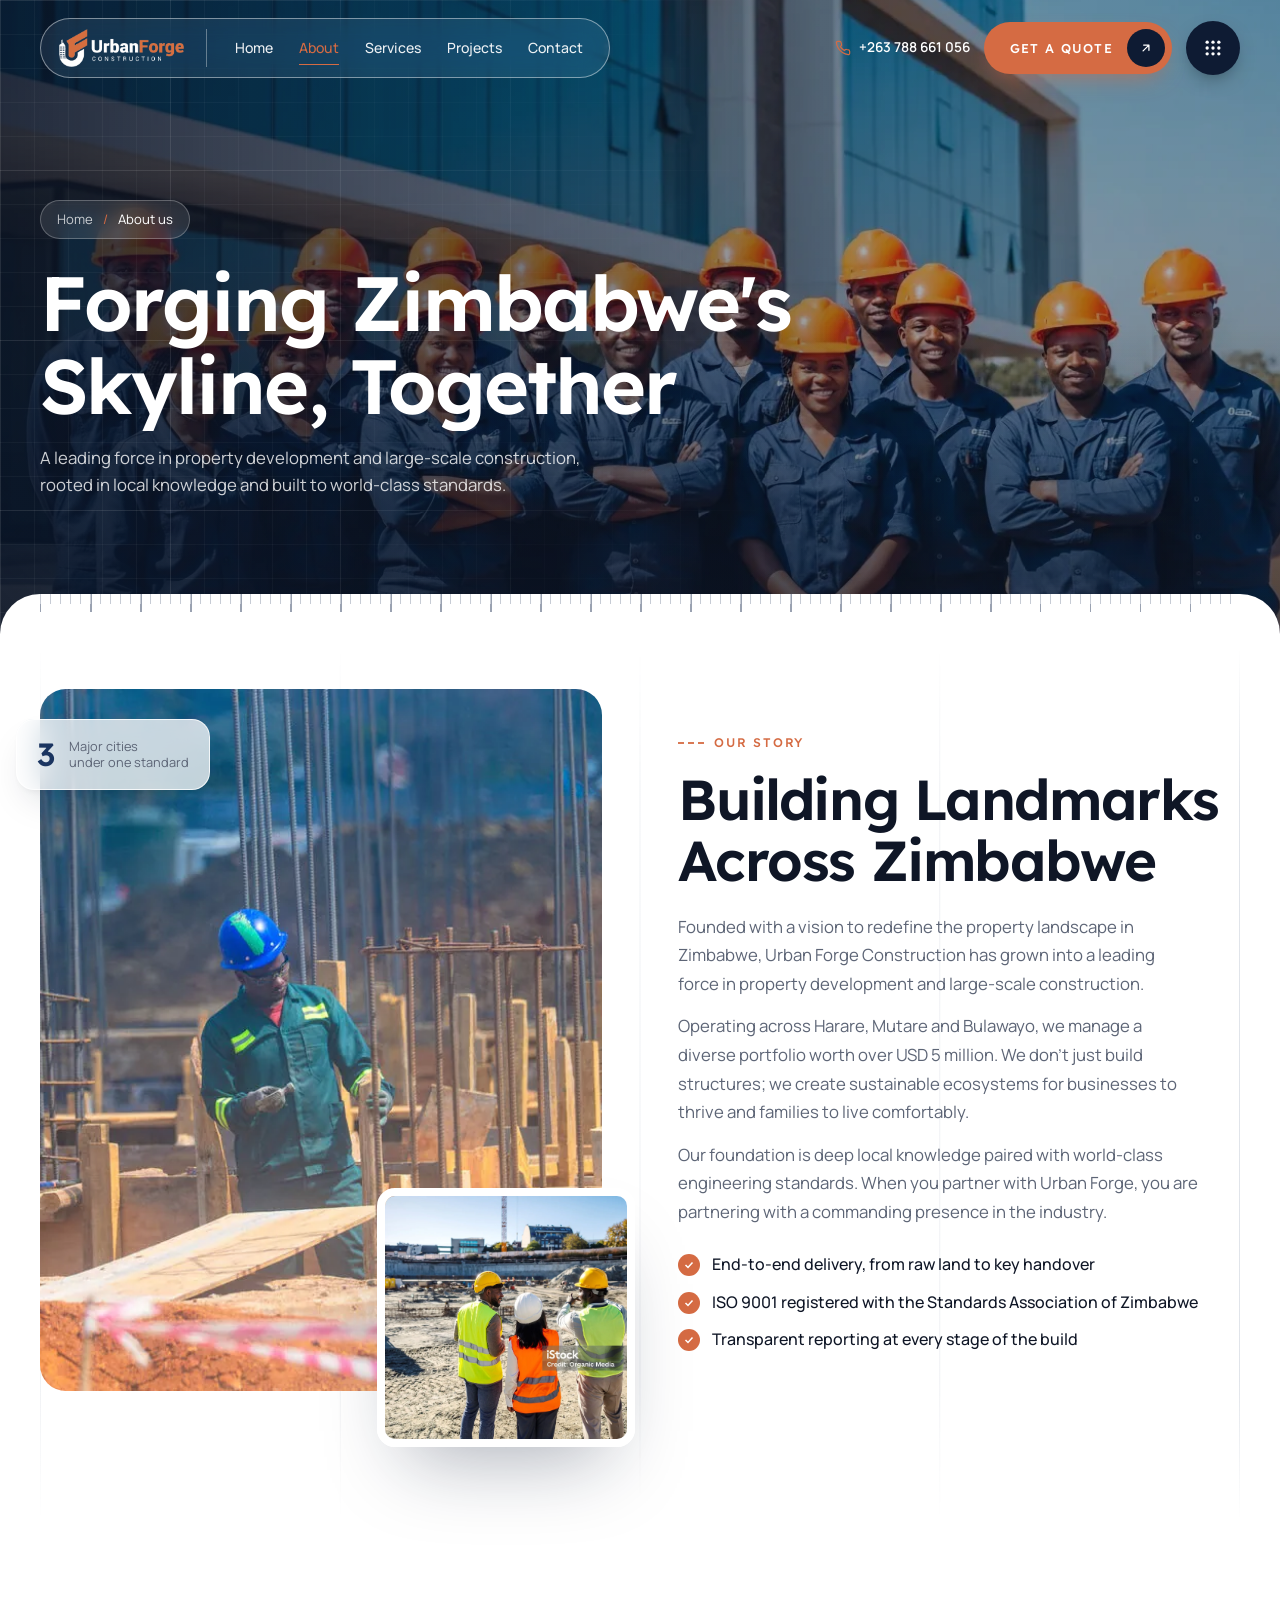
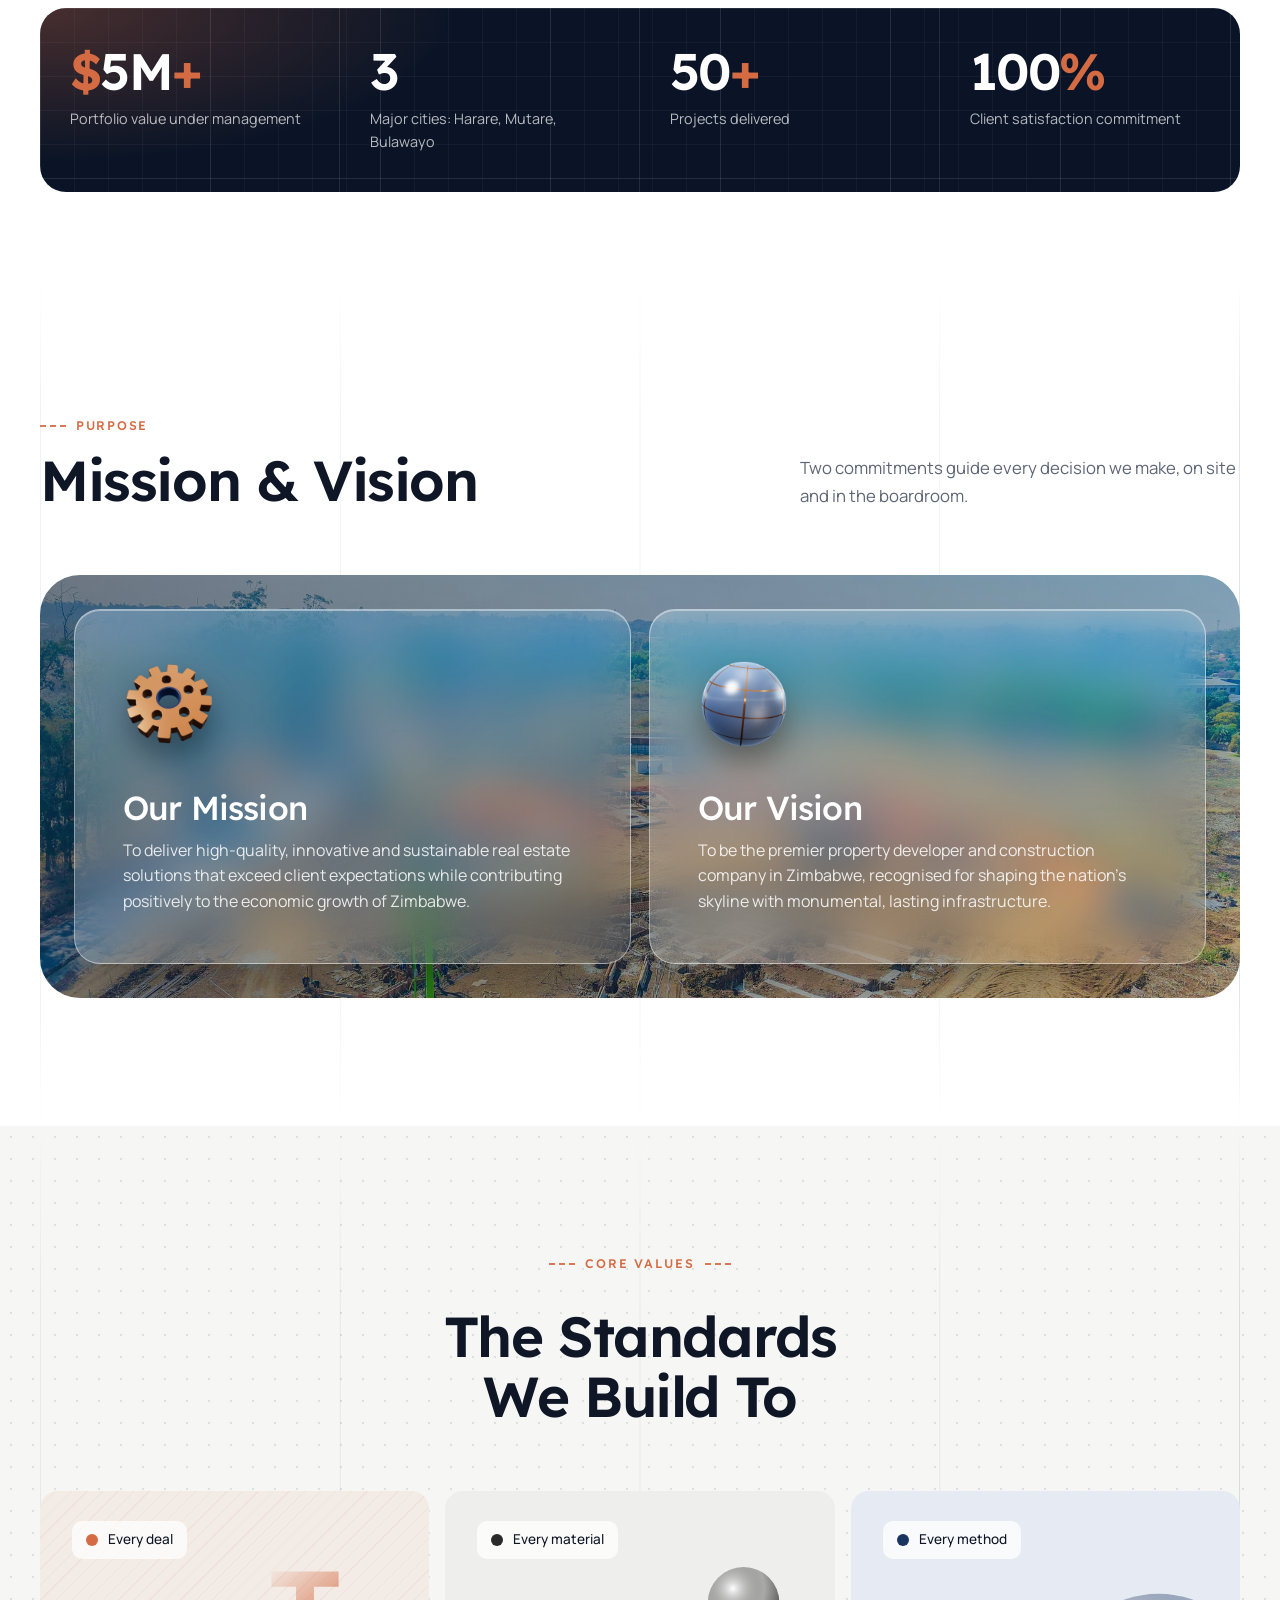
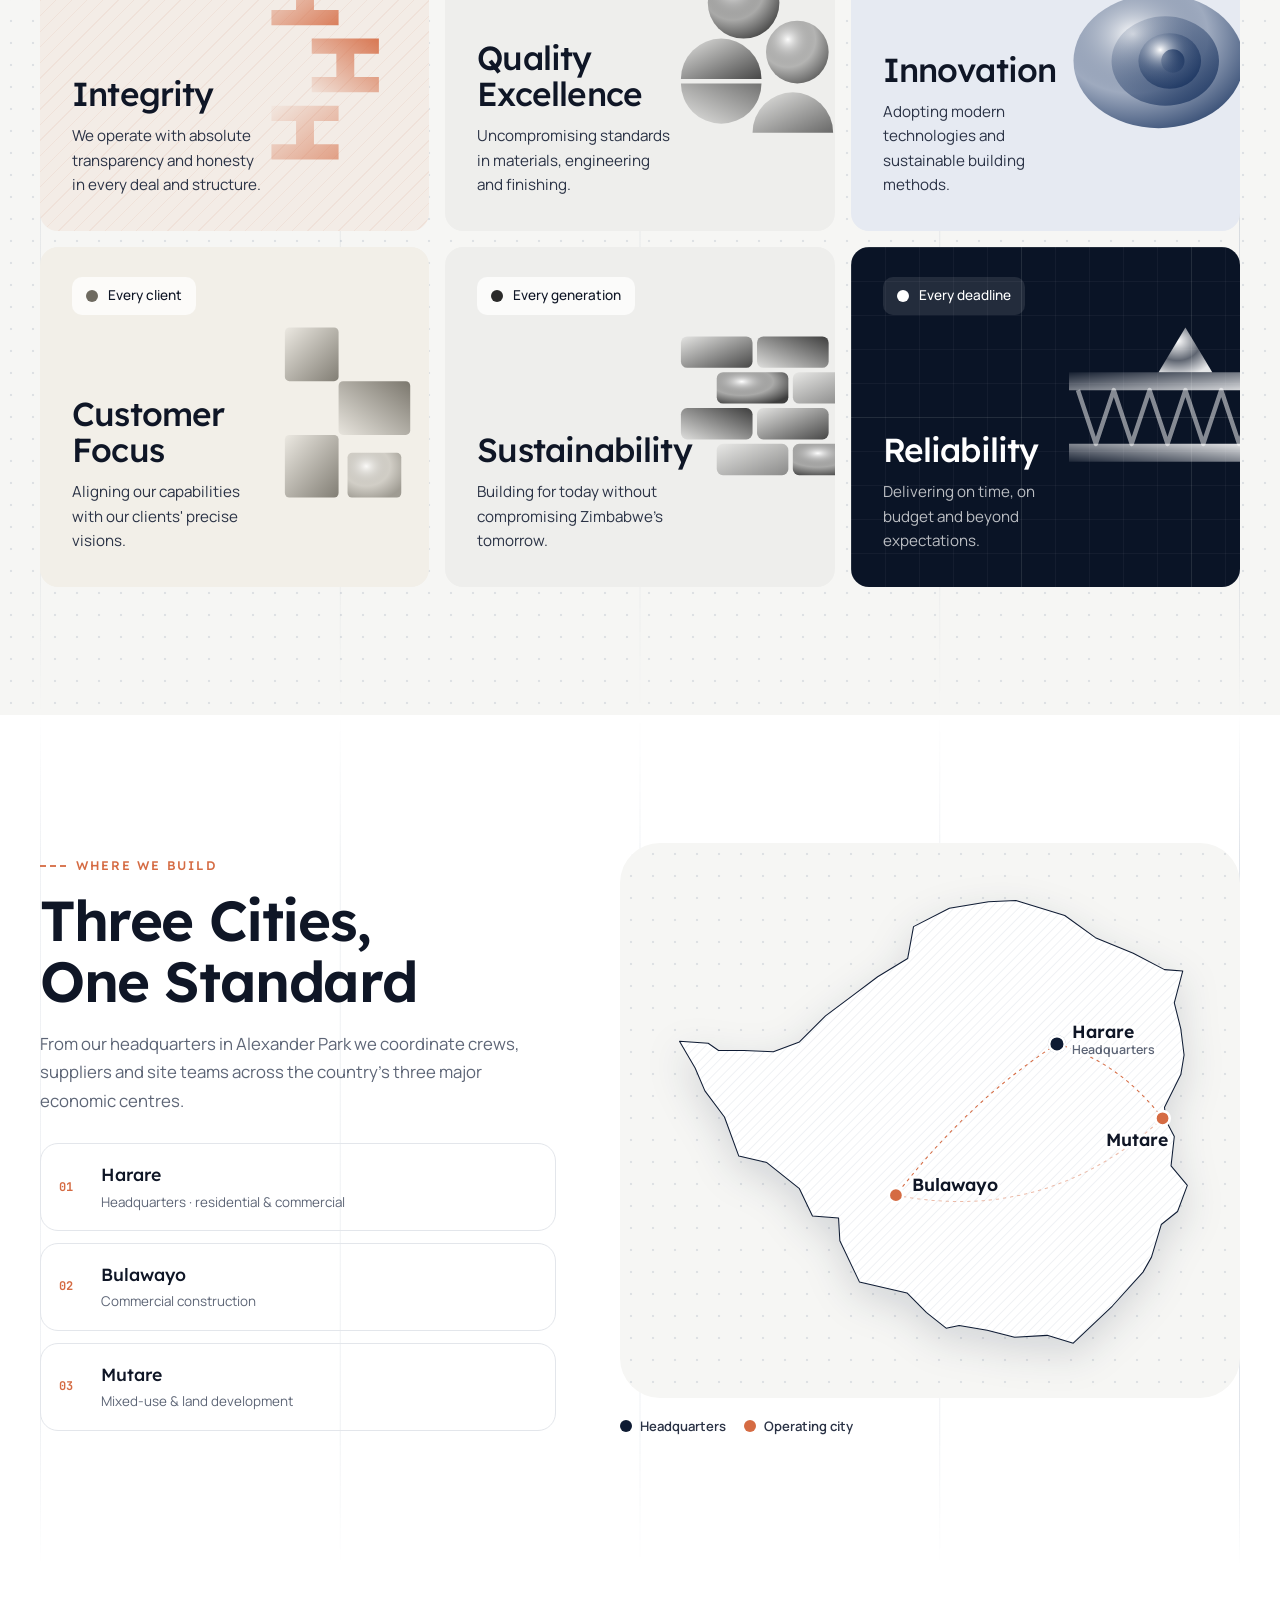
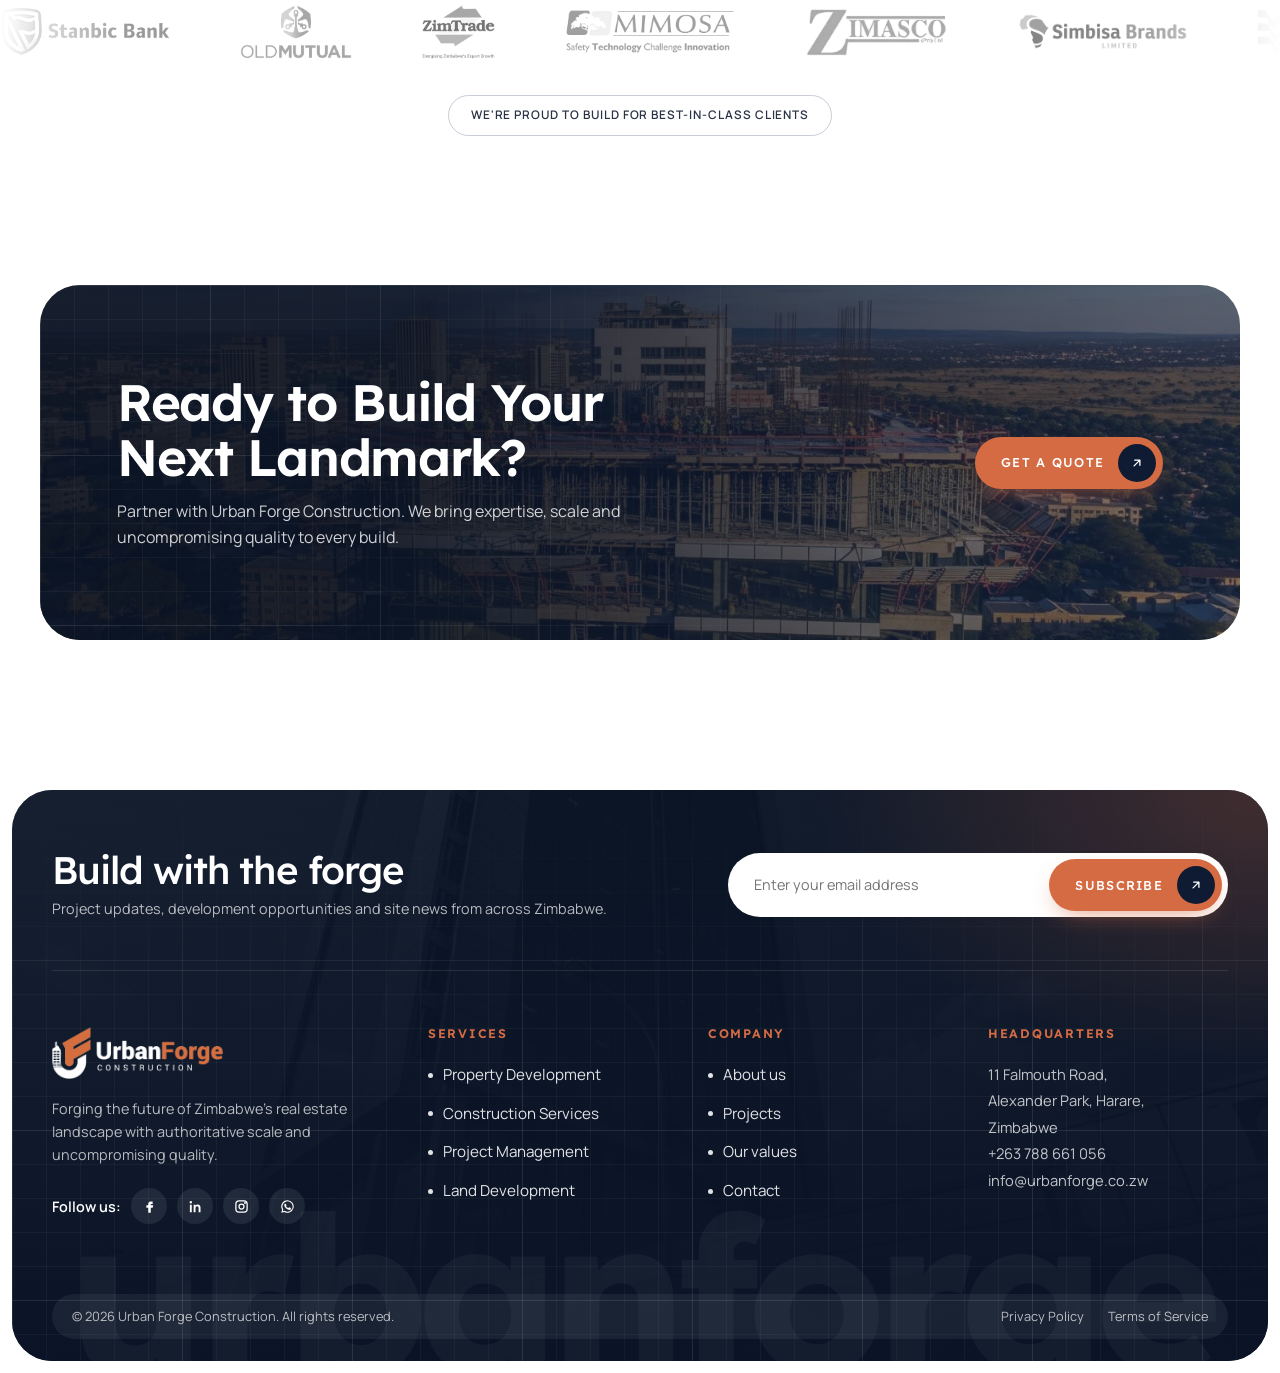
<file: about.html>
<!doctype html>
<html lang="en">
<head>
<meta charset="utf-8">
<meta name="viewport" content="width=device-width, initial-scale=1">
<title>About Us </title>
<meta name="description" content=" Urban Forge Construction|Founded to redefine the property landscape in Zimbabwe, Urban Forge Construction pairs deep local knowledge with world-class engineering across Harare, Mutare and Bulawayo.">
<meta name="theme-color" content="#0e1b33">
<meta property="og:title" content="About Us ">
<meta property="og:description" content=" Urban Forge Construction|Founded to redefine the property landscape in Zimbabwe, Urban Forge Construction pairs deep local knowledge with world-class engineering across Harare, Mutare and Bulawayo.">
<meta property="og:image" content="assets/img/hero-harare.webp">
<link rel="icon" href="favicon.png" type="image/png">
<link rel="preconnect" href="https://fonts.googleapis.com">
<link rel="preconnect" href="https://fonts.gstatic.com" crossorigin>
<link href="https://fonts.googleapis.com/css2?family=Lexend:wght@300;400;500;600;700&family=Manrope:wght@400;500;600;700&family=JetBrains+Mono:wght@500;600&display=swap" rel="stylesheet">
<link rel="stylesheet" href="assets/css/style.css">
</head>
<body>
<svg width="0" height="0" style="position:absolute" aria-hidden="true">
  <symbol id="i-arrow" viewBox="0 0 24 24" fill="none" stroke="currentColor" stroke-width="2.2" stroke-linecap="round" stroke-linejoin="round"><path d="M7 17 17 7M8 7h9v9"/></symbol>
  <symbol id="i-right" viewBox="0 0 24 24" fill="none" stroke="currentColor" stroke-width="2" stroke-linecap="round" stroke-linejoin="round"><path d="M4 12h16m-6-6 6 6-6 6"/></symbol>
  <symbol id="i-left" viewBox="0 0 24 24" fill="none" stroke="currentColor" stroke-width="2" stroke-linecap="round" stroke-linejoin="round"><path d="M20 12H4m6-6-6 6 6 6"/></symbol>
  <symbol id="i-up" viewBox="0 0 24 24" fill="none" stroke="currentColor" stroke-width="2.2" stroke-linecap="round" stroke-linejoin="round"><path d="M12 19V5m-6 6 6-6 6 6"/></symbol>
  <symbol id="i-close" viewBox="0 0 24 24" fill="none" stroke="currentColor" stroke-width="2" stroke-linecap="round"><path d="M6 6l12 12M18 6 6 18"/></symbol>
  <symbol id="i-grid" viewBox="0 0 24 24" fill="currentColor"><circle cx="5" cy="5" r="2"/><circle cx="12" cy="5" r="2"/><circle cx="19" cy="5" r="2"/><circle cx="5" cy="12" r="2"/><circle cx="12" cy="12" r="2"/><circle cx="19" cy="12" r="2"/><circle cx="5" cy="19" r="2"/><circle cx="12" cy="19" r="2"/><circle cx="19" cy="19" r="2"/></symbol>
  <symbol id="i-phone" viewBox="0 0 24 24" fill="none" stroke="currentColor" stroke-width="1.8" stroke-linecap="round" stroke-linejoin="round"><path d="M22 16.9v3a2 2 0 0 1-2.2 2 19.8 19.8 0 0 1-8.6-3.1 19.5 19.5 0 0 1-6-6A19.8 19.8 0 0 1 2.1 4.2 2 2 0 0 1 4.1 2h3a2 2 0 0 1 2 1.7c.1 1 .4 1.9.7 2.8a2 2 0 0 1-.5 2.1L8 9.9a16 16 0 0 0 6 6l1.3-1.3a2 2 0 0 1 2.1-.4c.9.3 1.8.6 2.8.7a2 2 0 0 1 1.7 2Z"/></symbol>
  <symbol id="i-mail" viewBox="0 0 24 24" fill="none" stroke="currentColor" stroke-width="1.8" stroke-linecap="round" stroke-linejoin="round"><rect x="2" y="4" width="20" height="16" rx="2"/><path d="m22 7-10 6L2 7"/></symbol>
  <symbol id="i-pin" viewBox="0 0 24 24" fill="none" stroke="currentColor" stroke-width="1.8" stroke-linecap="round" stroke-linejoin="round"><path d="M20 10c0 6-8 12-8 12s-8-6-8-12a8 8 0 0 1 16 0Z"/><circle cx="12" cy="10" r="3"/></symbol>
  <symbol id="i-clock" viewBox="0 0 24 24" fill="none" stroke="currentColor" stroke-width="1.8" stroke-linecap="round"><circle cx="12" cy="12" r="10"/><path d="M12 6v6l4 2"/></symbol>
  <symbol id="i-fb" viewBox="0 0 24 24" fill="currentColor"><path d="M14 8h3V4h-3a4 4 0 0 0-4 4v2H7v4h3v8h4v-8h3l1-4h-4V8.5c0-.3.2-.5.5-.5Z"/></symbol>
  <symbol id="i-ig" viewBox="0 0 24 24" fill="none" stroke="currentColor" stroke-width="2"><rect x="3" y="3" width="18" height="18" rx="5"/><circle cx="12" cy="12" r="4"/><circle cx="17.5" cy="6.5" r=".6" fill="currentColor"/></symbol>
  <symbol id="i-in" viewBox="0 0 24 24" fill="currentColor"><path d="M4.5 3a2 2 0 1 1 0 4 2 2 0 0 1 0-4ZM3 9h3v12H3zm6 0h3v1.7c.5-.9 1.7-2 3.6-2C19 8.7 20 11 20 14v7h-3v-6.2c0-1.6-.3-3.2-2.2-3.2-1.9 0-2.8 1.3-2.8 3.3V21H9z"/></symbol>
  <symbol id="i-wa" viewBox="0 0 24 24" fill="currentColor"><path d="M12 2a10 10 0 0 0-8.6 15.1L2 22l5-1.3A10 10 0 1 0 12 2Zm0 18.2a8.2 8.2 0 0 1-4.2-1.2l-.3-.2-3 .8.8-2.9-.2-.3A8.2 8.2 0 1 1 12 20.2Zm4.5-6.1c-.2-.1-1.5-.7-1.7-.8-.2-.1-.4-.1-.6.1l-.8 1c-.1.2-.3.2-.5.1a6.7 6.7 0 0 1-3.3-2.9c-.3-.4.2-.4.7-1.4.1-.2 0-.3 0-.4l-.8-1.8c-.2-.5-.4-.4-.6-.4h-.5a1 1 0 0 0-.7.3 3 3 0 0 0-.9 2.2 5.2 5.2 0 0 0 1.1 2.8 11.9 11.9 0 0 0 4.6 4c1.7.7 2.3.8 3.2.7.5-.1 1.5-.6 1.7-1.2.2-.6.2-1.1.2-1.2-.1-.1-.2-.2-.5-.3Z"/></symbol>
  <symbol id="i-user" viewBox="0 0 24 24" fill="currentColor"><circle cx="12" cy="8" r="4"/><path d="M4 21a8 8 0 0 1 16 0Z"/></symbol>
  <symbol id="i-book" viewBox="0 0 24 24" fill="currentColor"><path d="M4 4h7a3 3 0 0 1 1 .2V20a3 3 0 0 0-1-.2H4Zm16 0h-7a3 3 0 0 0-1 .2V20a3 3 0 0 1 1-.2h7Z"/></symbol>
  <!-- line icons for services / values -->
  <symbol id="i-building" viewBox="0 0 48 48" fill="none" stroke="currentColor" stroke-width="1.6" stroke-linejoin="round"><path d="M6 42h36M10 42V14l14-6v34M24 42V18l14 5v19"/><path d="M15 18h4M15 24h4M15 30h4M29 26h4M29 32h4M15 36h4"/><path d="M33 8v8m-4-4h8"/></symbol>
  <symbol id="i-crane" viewBox="0 0 48 48" fill="none" stroke="currentColor" stroke-width="1.6" stroke-linejoin="round"><path d="M10 42V8l-4 6h36M10 8l30 6M14 14 10 18m4-4v28M6 42h14"/><path d="M36 14v10m-3 0h6v4h-6z"/><path d="M26 42V30h14v12"/></symbol>
  <symbol id="i-blueprint" viewBox="0 0 48 48" fill="none" stroke="currentColor" stroke-width="1.6" stroke-linejoin="round"><rect x="6" y="10" width="36" height="28" rx="2"/><path d="M6 16h6v22M18 16h18v16H24v-8h-6"/><path d="M28 20v4"/></symbol>
  <symbol id="i-land" viewBox="0 0 48 48" fill="none" stroke="currentColor" stroke-width="1.6" stroke-linejoin="round"><path d="M4 36 16 24l10 8 6-6 12 10"/><path d="M4 42h40"/><path d="M30 8a5 5 0 0 1 10 0c0 4-5 9-5 9s-5-5-5-9Z"/><circle cx="35" cy="8" r="1.6"/></symbol>
  <symbol id="i-shield" viewBox="0 0 24 24" fill="none" stroke="currentColor" stroke-width="1.8" stroke-linejoin="round"><path d="M12 2 4 5v6c0 5 3.4 9.4 8 11 4.6-1.6 8-6 8-11V5Z"/><path d="m8.5 12 2.5 2.5 4.5-5"/></symbol>
  <symbol id="i-hammer" viewBox="0 0 24 24" fill="none" stroke="currentColor" stroke-width="1.8" stroke-linecap="round" stroke-linejoin="round"><path d="m14 12-8.5 8.5a2.1 2.1 0 0 1-3-3L11 9"/><path d="M15 13 21 7l-4-4-3 1-4 4 2 2Z"/></symbol>
  <symbol id="i-bulb" viewBox="0 0 24 24" fill="none" stroke="currentColor" stroke-width="1.8" stroke-linecap="round" stroke-linejoin="round"><path d="M9 18h6M10 22h4M12 2a7 7 0 0 0-4 12.7V16h8v-1.3A7 7 0 0 0 12 2Z"/></symbol>
  <symbol id="i-hand" viewBox="0 0 24 24" fill="none" stroke="currentColor" stroke-width="1.8" stroke-linecap="round" stroke-linejoin="round"><path d="m11 17 2 2a1 1 0 1 0 3-3"/><path d="m14 14 2.5 2.5a1 1 0 1 0 3-3l-3.9-3.9a3 3 0 0 0-4.2 0l-.9.9a1 1 0 1 1-3-3l2.8-2.8a5 5 0 0 1 6.3-.6l.5.3a2 2 0 0 0 1.4.3H21M3 4h3l6 6"/><path d="m3 13 6 6 2-2"/></symbol>
  <symbol id="i-leaf" viewBox="0 0 24 24" fill="none" stroke="currentColor" stroke-width="1.8" stroke-linecap="round" stroke-linejoin="round"><path d="M11 20A7 7 0 0 1 9.8 6.1C15.5 5 17 4.5 19 2c1 2 2 4.2 2 8 0 5.5-4.8 10-10 10Z"/><path d="M2 21c0-3 1.9-5.4 5.2-6.1 2.4-.5 4.8-2 5.8-3.9"/></symbol>
  <symbol id="i-target" viewBox="0 0 24 24" fill="none" stroke="currentColor" stroke-width="1.8"><circle cx="12" cy="12" r="10"/><circle cx="12" cy="12" r="6"/><circle cx="12" cy="12" r="2"/></symbol>
</svg>
<a class="sr-only" href="#main">Skip to content</a>
<div class="preloader" aria-hidden="true">
  <div class="preloader__inner">
    <img class="preloader__mark" src="assets/img/mark.png" alt="" width="84" height="84">
    <div class="preloader__bar"><span></span></div>
    <div class="preloader__count">000</div>
  </div>
</div>
<header class="header">
  <div class="container header__inner">
    <div class="nav-pill">
      <a class="brand" href="index.html" aria-label="Urban Forge Construction — home">
        <img class="logo-light" src="assets/img/logo-light.webp" alt="Urban Forge Construction" width="125" height="38">
        <img class="logo-dark" src="assets/img/logo.webp" alt="Urban Forge Construction" width="125" height="38">
      </a>
      <nav class="nav" aria-label="Primary">
<a href="index.html">Home</a>
<a href="about.html" aria-current="page">About</a>
<a href="services.html">Services</a>
<a href="projects.html">Projects</a>
<a href="contact.html">Contact</a>
      </nav>
    </div>
    <div class="header__actions">
      <a class="header__phone" href="tel:+263788661056"><svg><use href="#i-phone"/></svg>+263 788 661 056</a>
      <a class="btn" href="contact.html#quote">Get a quote <span class="btn__ic"><svg><use href="#i-arrow"/></svg></span></a>
      <button class="menu-btn" type="button" data-drawer-open aria-controls="drawer" aria-expanded="false" aria-label="Open menu"><svg><use href="#i-grid"/></svg></button>
    </div>
  </div>
</header>
<div class="drawer" id="drawer" aria-hidden="true">
  <div class="drawer__scrim" data-drawer-close></div>
  <div class="drawer__panel" role="dialog" aria-modal="true" aria-label="Menu">
    <div class="drawer__top">
      <img src="assets/img/logo-light.webp" alt="Urban Forge Construction" width="131" height="40">
      <button class="drawer__close" type="button" data-drawer-close aria-label="Close menu"><svg><use href="#i-close"/></svg></button>
    </div>
    <nav class="drawer__nav" aria-label="Menu">
<a href="index.html" style="--i:0"><span>01</span>Home</a>
<a href="about.html" style="--i:1"><span>02</span>About</a>
<a href="services.html" style="--i:2"><span>03</span>Services</a>
<a href="projects.html" style="--i:3"><span>04</span>Projects</a>
<a href="contact.html" style="--i:4"><span>05</span>Contact</a>
    </nav>
    <a class="btn" href="contact.html#quote" style="align-self:flex-start">Request a quote <span class="btn__ic"><svg><use href="#i-arrow"/></svg></span></a>
    <div class="drawer__meta">
      <div><strong>Corporate headquarters</strong>11 Falmouth Road, Alexander Park, Harare</div>
      <div><strong>Talk to the project desk</strong><a href="tel:+263788661056">+263 788 661 056</a> · <a href="mailto:info@urbanforge.co.zw">info@urbanforge.co.zw</a></div>
    </div>
  </div>
</div>

<main id="main">
  <section class="page-hero">
    <div class="page-hero__media"><img src="assets/img/team-crew.webp" alt="The Urban Forge team in navy uniforms and orange hard hats outside a glazed building" fetchpriority="high"></div>
    <div class="container">
      <nav class="crumbs" aria-label="Breadcrumb"><a href="index.html">Home</a><span aria-hidden="true">/</span><span>About us</span></nav>
      <h1 data-split>Forging Zimbabwe's<br>Skyline, Together</h1>
      <p data-reveal style="--d:.3s">A leading force in property development and large-scale construction, rooted in local knowledge and built to world-class standards.</p>
    </div>
    <div class="ruler-edge" aria-hidden="true"></div>
  </section>

  <!-- story -->
  <section class="section" style="padding-top:40px" aria-labelledby="story-title">
    <div class="container split">
      <div class="split__media" data-reveal="left">
        <div class="main"><img src="assets/img/site-rebar-worker.webp" alt="Urban Forge crew member tying column reinforcement on site" loading="lazy"></div>
        <div class="inset"><img src="assets/img/team-site-review.webp" alt="Supervisors in hi-vis and hard hats reviewing an excavated site" loading="lazy"></div>
        <div class="badge-float"><strong><span data-count="3">0</span></strong><span>Major cities<br>under one standard</span></div>
      </div>
      <div class="split__copy">
        <span class="eyebrow">Our story</span>
        <h2 class="h2" id="story-title" data-split>Building Landmarks<br>Across Zimbabwe</h2>
        <p class="lede" data-reveal>Founded with a vision to redefine the property landscape in Zimbabwe, Urban Forge Construction has grown into a leading force in property development and large-scale construction.</p>
        <p class="lede" data-reveal>Operating across Harare, Mutare and Bulawayo, we manage a diverse portfolio worth over USD 5 million. We don't just build structures; we create sustainable ecosystems for businesses to thrive and families to live comfortably.</p>
        <p class="lede" data-reveal>Our foundation is deep local knowledge paired with world-class engineering standards. When you partner with Urban Forge, you are partnering with a commanding presence in the industry.</p>
        <ul class="check-list" data-reveal>
          <li>End-to-end delivery, from raw land to key handover</li>
          <li>ISO 9001 registered with the Standards Association of Zimbabwe</li>
          <li>Transparent reporting at every stage of the build</li>
        </ul>
      </div>
    </div>
  </section>

  <!-- stats -->
  <section class="section--tight" aria-label="Urban Forge in numbers">
    <div class="container">
      <div class="stats" data-reveal>
        <div class="stat"><strong><em>$</em><span data-count="5">0</span>M<em>+</em></strong><span>Portfolio value under management</span></div>
        <div class="stat"><strong><span data-count="3">0</span></strong><span>Major cities: Harare, Mutare, Bulawayo</span></div>
        <div class="stat"><strong><span data-count="50">0</span><em>+</em></strong><span>Projects delivered</span></div>
        <div class="stat"><strong><span data-count="100">0</span><em>%</em></strong><span>Client satisfaction commitment</span></div>
      </div>
    </div>
  </section>

  <!-- mission / vision glass -->
  <section class="section" aria-labelledby="mv-title">
    <div class="container">
      <div class="section-head section-head--split">
        <div><span class="eyebrow">Purpose</span><h2 class="h2" id="mv-title" data-split>Mission &amp; Vision</h2></div>
        <p class="lede" data-reveal>Two commitments guide every decision we make, on site and in the boardroom.</p>
      </div>
      <div class="mv" data-reveal>
        <div class="mv__bg"><img src="assets/img/aerial-site-wide.webp" alt="" loading="lazy"></div>
        <article class="glass">
          <img src="assets/img/obj-gear.webp" alt="" width="92" height="92" loading="lazy">
          <h3>Our Mission</h3>
          <p>To deliver high-quality, innovative and sustainable real estate solutions that exceed client expectations while contributing positively to the economic growth of Zimbabwe.</p>
        </article>
        <article class="glass">
          <img src="assets/img/obj-globe.webp" alt="" width="92" height="92" loading="lazy">
          <h3>Our Vision</h3>
          <p>To be the premier property developer and construction company in Zimbabwe, recognised for shaping the nation's skyline with monumental, lasting infrastructure.</p>
        </article>
      </div>
    </div>
  </section>

  <!-- values: Teamway-style shape cards -->
  <section class="section section--paper" id="values" aria-labelledby="values-title">
    <div class="container">
      <div class="section-head section-head--center">
        <span class="eyebrow eyebrow--both">Core values</span>
        <h2 class="h2" id="values-title" data-split>The Standards<br>We Build To</h2>
      </div>
      <div class="shape-cards shape-cards--3">
        <article class="shape-card" data-reveal>
          <div class="shape-card__art" aria-hidden="true"><svg viewBox="0 0 400 440" preserveAspectRatio="xMaxYMid meet"><defs>
      <linearGradient id="a1" x1="0" y1="0" x2="1" y2="1"><stop offset="0" stop-color="var(--ink-tone)" stop-opacity=".05"/><stop offset="1" stop-color="var(--ink-tone)" stop-opacity=".85"/></linearGradient>
      <linearGradient id="b1" x1="1" y1="0" x2="0" y2="1"><stop offset="0" stop-color="var(--ink-tone)" stop-opacity=".9"/><stop offset="1" stop-color="var(--ink-tone)" stop-opacity=".08"/></linearGradient>
      <radialGradient id="c1" cx=".35" cy=".3" r=".8"><stop offset="0" stop-color="#fff"/><stop offset=".55" stop-color="var(--ink-tone)" stop-opacity=".35"/><stop offset="1" stop-color="var(--ink-tone)" stop-opacity=".9"/></radialGradient>
    </defs><path d="M30 20h150v34h-55v52h55v34H30v-34h55V54H30z" fill="url(#a1)"/>
                     <path d="M120 170h150v34h-55v52h55v34H120v-34h55v-52h-55z" fill="url(#b1)"/>
                     <path d="M30 320h150v34h-55v52h55v34H30v-34h55v-52H30z" fill="url(#a1)" opacity=".7"/></svg></div>
          <span class="chip"><i></i>Every deal</span>
          <h3>Integrity</h3>
          <p>We operate with absolute transparency and honesty in every deal and structure.</p>
        </article>
        <article class="shape-card shape-card--steel" data-reveal style="--d:.08s">
          <div class="shape-card__art" aria-hidden="true"><svg viewBox="0 0 400 440" preserveAspectRatio="xMaxYMid meet"><defs>
      <linearGradient id="a2" x1="0" y1="0" x2="1" y2="1"><stop offset="0" stop-color="var(--ink-tone)" stop-opacity=".05"/><stop offset="1" stop-color="var(--ink-tone)" stop-opacity=".85"/></linearGradient>
      <linearGradient id="b2" x1="1" y1="0" x2="0" y2="1"><stop offset="0" stop-color="var(--ink-tone)" stop-opacity=".9"/><stop offset="1" stop-color="var(--ink-tone)" stop-opacity=".08"/></linearGradient>
      <radialGradient id="c2" cx=".35" cy=".3" r=".8"><stop offset="0" stop-color="#fff"/><stop offset=".55" stop-color="var(--ink-tone)" stop-opacity=".35"/><stop offset="1" stop-color="var(--ink-tone)" stop-opacity=".9"/></radialGradient>
    </defs><circle cx="180" cy="90" r="80" fill="url(#c2)"/>
                      <path d="M40 260a90 90 0 0 1 180 0z" fill="url(#a2)"/><path d="M40 270a90 90 0 0 0 180 0z" fill="url(#b2)" opacity=".7"/>
                      <path d="M200 380a90 90 0 0 1 180 0z" fill="url(#a2)" opacity=".8"/><circle cx="300" cy="200" r="70" fill="url(#c2)" opacity=".85"/></svg></div>
          <span class="chip"><i></i>Every material</span>
          <h3>Quality Excellence</h3>
          <p>Uncompromising standards in materials, engineering and finishing.</p>
        </article>
        <article class="shape-card shape-card--navy" data-reveal style="--d:.16s">
          <div class="shape-card__art" aria-hidden="true"><svg viewBox="0 0 400 440" preserveAspectRatio="xMaxYMid meet"><defs>
      <linearGradient id="a3" x1="0" y1="0" x2="1" y2="1"><stop offset="0" stop-color="var(--ink-tone)" stop-opacity=".05"/><stop offset="1" stop-color="var(--ink-tone)" stop-opacity=".85"/></linearGradient>
      <linearGradient id="b3" x1="1" y1="0" x2="0" y2="1"><stop offset="0" stop-color="var(--ink-tone)" stop-opacity=".9"/><stop offset="1" stop-color="var(--ink-tone)" stop-opacity=".08"/></linearGradient>
      <radialGradient id="c3" cx=".35" cy=".3" r=".8"><stop offset="0" stop-color="#fff"/><stop offset=".55" stop-color="var(--ink-tone)" stop-opacity=".35"/><stop offset="1" stop-color="var(--ink-tone)" stop-opacity=".9"/></radialGradient>
    </defs><ellipse cx="200" cy="220" rx="190" ry="150" fill="url(#c3)"/>
                    <ellipse cx="215" cy="220" rx="120" ry="100" fill="url(#a3)"/>
                    <ellipse cx="225" cy="220" rx="70" ry="62" fill="url(#c3)"/>
                    <circle cx="232" cy="220" r="26" fill="url(#b3)"/></svg></div>
          <span class="chip"><i></i>Every method</span>
          <h3>Innovation</h3>
          <p>Adopting modern technologies and sustainable building methods.</p>
        </article>
        <article class="shape-card shape-card--sand" data-reveal>
          <div class="shape-card__art" aria-hidden="true"><svg viewBox="0 0 400 440" preserveAspectRatio="xMaxYMid meet"><defs>
      <linearGradient id="a4" x1="0" y1="0" x2="1" y2="1"><stop offset="0" stop-color="var(--ink-tone)" stop-opacity=".05"/><stop offset="1" stop-color="var(--ink-tone)" stop-opacity=".85"/></linearGradient>
      <linearGradient id="b4" x1="1" y1="0" x2="0" y2="1"><stop offset="0" stop-color="var(--ink-tone)" stop-opacity=".9"/><stop offset="1" stop-color="var(--ink-tone)" stop-opacity=".08"/></linearGradient>
      <radialGradient id="c4" cx=".35" cy=".3" r=".8"><stop offset="0" stop-color="#fff"/><stop offset=".55" stop-color="var(--ink-tone)" stop-opacity=".35"/><stop offset="1" stop-color="var(--ink-tone)" stop-opacity=".9"/></radialGradient>
    </defs><rect x="60" y="20" width="120" height="120" rx="10" fill="url(#a4)"/>
                      <rect x="180" y="140" width="160" height="120" rx="10" fill="url(#b4)"/>
                      <rect x="60" y="260" width="120" height="140" rx="10" fill="url(#a4)"/>
                      <rect x="200" y="300" width="120" height="100" rx="10" fill="url(#c4)" opacity=".7"/></svg></div>
          <span class="chip"><i></i>Every client</span>
          <h3>Customer Focus</h3>
          <p>Aligning our capabilities with our clients' precise visions.</p>
        </article>
        <article class="shape-card shape-card--steel" data-reveal style="--d:.08s">
          <div class="shape-card__art" aria-hidden="true"><svg viewBox="0 0 400 440" preserveAspectRatio="xMaxYMid meet"><defs>
      <linearGradient id="a5" x1="0" y1="0" x2="1" y2="1"><stop offset="0" stop-color="var(--ink-tone)" stop-opacity=".05"/><stop offset="1" stop-color="var(--ink-tone)" stop-opacity=".85"/></linearGradient>
      <linearGradient id="b5" x1="1" y1="0" x2="0" y2="1"><stop offset="0" stop-color="var(--ink-tone)" stop-opacity=".9"/><stop offset="1" stop-color="var(--ink-tone)" stop-opacity=".08"/></linearGradient>
      <radialGradient id="c5" cx=".35" cy=".3" r=".8"><stop offset="0" stop-color="#fff"/><stop offset=".55" stop-color="var(--ink-tone)" stop-opacity=".35"/><stop offset="1" stop-color="var(--ink-tone)" stop-opacity=".9"/></radialGradient>
    </defs><rect x="40" y="40" width="160" height="70" rx="14" fill="url(#a5)"/><rect x="210" y="40" width="160" height="70" rx="14" fill="url(#b5)"/>
                      <rect x="120" y="120" width="160" height="70" rx="14" fill="url(#c5)"/><rect x="290" y="120" width="160" height="70" rx="14" fill="url(#a5)" opacity=".7"/>
                      <rect x="40" y="200" width="160" height="70" rx="14" fill="url(#b5)"/><rect x="210" y="200" width="160" height="70" rx="14" fill="url(#a5)"/>
                      <rect x="120" y="280" width="160" height="70" rx="14" fill="url(#a5)" opacity=".6"/><rect x="290" y="280" width="160" height="70" rx="14" fill="url(#c5)"/></svg></div>
          <span class="chip"><i></i>Every generation</span>
          <h3>Sustainability</h3>
          <p>Building for today without compromising Zimbabwe's tomorrow.</p>
        </article>
        <article class="shape-card shape-card--ink" data-reveal style="--d:.16s">
          <div class="shape-card__art" aria-hidden="true"><svg viewBox="0 0 400 440" preserveAspectRatio="xMaxYMid meet"><defs>
      <linearGradient id="a6" x1="0" y1="0" x2="1" y2="1"><stop offset="0" stop-color="var(--ink-tone)" stop-opacity=".05"/><stop offset="1" stop-color="var(--ink-tone)" stop-opacity=".85"/></linearGradient>
      <linearGradient id="b6" x1="1" y1="0" x2="0" y2="1"><stop offset="0" stop-color="var(--ink-tone)" stop-opacity=".9"/><stop offset="1" stop-color="var(--ink-tone)" stop-opacity=".08"/></linearGradient>
      <radialGradient id="c6" cx=".35" cy=".3" r=".8"><stop offset="0" stop-color="#fff"/><stop offset=".55" stop-color="var(--ink-tone)" stop-opacity=".35"/><stop offset="1" stop-color="var(--ink-tone)" stop-opacity=".9"/></radialGradient>
    </defs><path d="M0 120h400v40H0z" fill="url(#a6)"/>
                     <path d="M20 160l40 120 40-120 40 120 40-120 40 120 40-120 40 120 40-120 40 120 40-120" stroke="var(--ink-tone)" stroke-opacity=".5" stroke-width="10" fill="none" stroke-linejoin="round"/>
                     <path d="M0 280h400v40H0z" fill="url(#b6)"/>
                     <path d="M260 20l60 100h-120z" fill="url(#c6)"/></svg></div>
          <span class="chip"><i></i>Every deadline</span>
          <h3>Reliability</h3>
          <p>Delivering on time, on budget and beyond expectations.</p>
        </article>
      </div>
    </div>
  </section>

  <!-- where we build -->
  <section class="section" aria-labelledby="where-title">
    <div class="container map-wrap">
      <div>
        <span class="eyebrow">Where we build</span>
        <h2 class="h2" id="where-title" style="margin-top:14px" data-split>Three Cities,<br>One Standard</h2>
        <p class="lede" style="margin-top:18px" data-reveal>From our headquarters in Alexander Park we coordinate crews, suppliers and site teams across the country's three major economic centres.</p>
        <div class="city-list">
          <div class="city" data-city="harare" data-reveal><b>01</b><div><strong>Harare</strong><span>Headquarters · residential &amp; commercial</span></div></div>
          <div class="city" data-city="bulawayo" data-reveal style="--d:.08s"><b>02</b><div><strong>Bulawayo</strong><span>Commercial construction</span></div></div>
          <div class="city" data-city="mutare" data-reveal style="--d:.16s"><b>03</b><div><strong>Mutare</strong><span>Mixed-use &amp; land development</span></div></div>
        </div>
      </div>
      <div>
        <div class="zw-map" data-reveal="zoom">
  <svg viewBox="-10 -10 840 740" role="img" aria-labelledby="zwmap-t">
    <title id="zwmap-t">Map of Zimbabwe showing Urban Forge's headquarters in Harare and operations in Mutare and Bulawayo</title>
    <defs><pattern id="hatch" width="10" height="10" patternUnits="userSpaceOnUse" patternTransform="rotate(45)"><path d="M0 0v10" stroke="#1a3460" stroke-opacity=".07" stroke-width="3"/></pattern></defs>
    <path class="land" d="M26 239 L70 242 L86 253 L125 253 L170 255 L210 240 L250 200 L290 170 L330 140 L376 112 L385 63 L440 35 L500 25 L542 23 L617 46 L664 80 L722 104 L770 129 L798 131 L785 180 L795 220 L800 260 L795 290 L770 340 L772 360 L785 385 L780 430 L805 460 L790 500 L765 520 L750 570 L737 593 L690 645 L630 702 L590 690 L540 693 L498 682 L455 675 L435 679 L405 655 L375 625 L302 608 L272 545 L270 510 L230 507 L210 465 L160 425 L117 415 L95 355 L65 315 L50 280 Z"/>
    <path class="land-hatch" d="M26 239 L70 242 L86 253 L125 253 L170 255 L210 240 L250 200 L290 170 L330 140 L376 112 L385 63 L440 35 L500 25 L542 23 L617 46 L664 80 L722 104 L770 129 L798 131 L785 180 L795 220 L800 260 L795 290 L770 340 L772 360 L785 385 L780 430 L805 460 L790 500 L765 520 L750 570 L737 593 L690 645 L630 702 L590 690 L540 693 L498 682 L455 675 L435 679 L405 655 L375 625 L302 608 L272 545 L270 510 L230 507 L210 465 L160 425 L117 415 L95 355 L65 315 L50 280 Z"/>
    <path class="route" d="M605 243 Q 700 270 767 357"/>
    <path class="route" d="M605 243 Q 470 330 358 475"/>
    <path class="route" d="M358 475 Q 590 520 767 357" style="opacity:.45"/>
    <g class="pin hq" data-city="harare" tabindex="0" data-tip="Harare|Headquarters · Alexander Park"><circle class="pulse" cx="605" cy="243" r="14"/><circle class="core" cx="605" cy="243" r="12"/><text x="628" y="234">Harare</text><text class="sub" x="628" y="258">Headquarters</text></g>
    <g class="pin" data-city="mutare" tabindex="0" data-tip="Mutare|Mixed-use &amp; land development"><circle class="pulse" cx="767" cy="357" r="10" style="animation-delay:.8s"/><circle class="core" cx="767" cy="357" r="11"/><text x="680" y="400">Mutare</text></g>
    <g class="pin" data-city="bulawayo" tabindex="0" data-tip="Bulawayo|Commercial construction"><circle class="pulse" cx="358" cy="475" r="10" style="animation-delay:1.6s"/><circle class="core" cx="358" cy="475" r="11"/><text x="382" y="468">Bulawayo</text></g>
  </svg>
</div>
        <div class="map-legend"><span><i class="hq"></i>Headquarters</span><span><i></i>Operating city</span></div>
      </div>
    </div>
  </section>

  <!-- clients -->
  <section class="clients" aria-label="Clients and partners" style="padding-bottom:60px">
    <div class="logo-marquee">
      <div class="logo-marquee__track" data-marquee>
        <img src="assets/img/clients/stanbic.webp" alt="Stanbic Bank" loading="lazy">
        <img src="assets/img/clients/old-mutual.webp" alt="Old Mutual" loading="lazy">
        <img src="assets/img/clients/zimtrade.webp" alt="ZimTrade" loading="lazy">
        <img src="assets/img/clients/mimosa.webp" alt="Mimosa Mining" loading="lazy">
        <img src="assets/img/clients/zimasco.webp" alt="Zimasco" loading="lazy">
        <img src="assets/img/clients/simbisa.webp" alt="Simbisa Brands" loading="lazy">
        <img src="assets/img/clients/valterra.webp" alt="Valterra Platinum" loading="lazy">
        <img src="assets/img/clients/redan.webp" alt="Redan" loading="lazy">
        <img src="assets/img/clients/msc.webp" alt="Medical Specialists Centre" loading="lazy">
        <img src="assets/img/clients/thaton.webp" alt="Thaton Property" loading="lazy">
        <img src="assets/img/clients/original-technology.webp" alt="Original Technology" loading="lazy">
        <img src="assets/img/clients/gateway.webp" alt="Gateway Construction" loading="lazy">
      </div>
    </div>
    <span class="clients__pill">We're proud to build for best-in-class clients</span>
  </section>

  <section class="section--tight">
    <div class="container">
      <div class="cta-band" data-reveal>
        <div class="cta-band__bg"><img src="assets/img/hero-harare.webp" alt="" loading="lazy"></div>
        <div><h2>Ready to Build Your Next Landmark?</h2><p>Partner with Urban Forge Construction. We bring expertise, scale and uncompromising quality to every build.</p></div>
        <a class="btn" href="contact.html#quote">Get a quote <span class="btn__ic"><svg><use href="#i-arrow"/></svg></span></a>
      </div>
    </div>
  </section>
</main>

<footer class="footer">
  <div class="footer__bg"><img src="assets/img/apex-tower.webp" alt="" loading="lazy"></div>
  <div class="footer__word" aria-hidden="true">urbanforge</div>
  <div class="container">
    <div class="footer__news">
      <div>
        <h2>Build with the forge</h2>
        <p>Project updates, development opportunities and site news from across Zimbabwe.</p>
      </div>
      <form class="news-form" data-mailto="newsletter">
        <label class="sr-only" for="news-email">Email address</label>
        <input id="news-email" type="email" name="email" placeholder="Enter your email address" required>
        <button class="btn" type="submit">Subscribe <span class="btn__ic"><svg><use href="#i-arrow"/></svg></span></button>
      </form>
    </div>
    <div class="footer__grid">
      <div class="footer__brand">
        <img src="assets/img/logo-light.webp" alt="Urban Forge Construction" width="171" height="52" loading="lazy">
        <p>Forging the future of Zimbabwe's real estate landscape with authoritative scale and uncompromising quality.</p>
        <div class="footer__social">Follow us:
          <a href="https://www.facebook.com/" aria-label="Facebook" rel="noopener"><svg><use href="#i-fb"/></svg></a>
          <a href="https://www.linkedin.com/" aria-label="LinkedIn" rel="noopener"><svg><use href="#i-in"/></svg></a>
          <a href="https://www.instagram.com/" aria-label="Instagram" rel="noopener"><svg><use href="#i-ig"/></svg></a>
          <a href="https://wa.me/263788661056" aria-label="WhatsApp" rel="noopener"><svg><use href="#i-wa"/></svg></a>
        </div>
      </div>
      <div>
        <h4>Services</h4>
        <ul>
          <li><a href="services.html#property">Property Development</a></li>
          <li><a href="services.html#construction">Construction Services</a></li>
          <li><a href="services.html#management">Project Management</a></li>
          <li><a href="services.html#land">Land Development</a></li>
        </ul>
      </div>
      <div>
        <h4>Company</h4>
        <ul>
          <li><a href="about.html">About us</a></li>
          <li><a href="projects.html">Projects</a></li>
          <li><a href="about.html#values">Our values</a></li>
          <li><a href="contact.html">Contact</a></li>
        </ul>
      </div>
      <div>
        <h4>Headquarters</h4>
        <address>11 Falmouth Road,<br>Alexander Park, Harare,<br>Zimbabwe<br><a href="tel:+263788661056">+263 788 661 056</a><br><a href="mailto:info@urbanforge.co.zw">info@urbanforge.co.zw</a></address>
      </div>
    </div>
    <div class="footer__bar">
      <span>© <span data-year>2026</span> Urban Forge Construction. All rights reserved.</span>
      <nav aria-label="Legal"><a href="contact.html">Privacy Policy</a><a href="contact.html">Terms of Service</a></nav>
    </div>
  </div>
</footer>
<button class="to-top" type="button" aria-label="Back to top"><svg viewBox="0 0 54 54" aria-hidden="true"><circle cx="27" cy="27" r="24"/></svg><i><svg style="position:static;transform:none;width:16px;height:16px"><use href="#i-up"/></svg></i></button>
<script src="assets/js/main.js" defer></script>
</body>
</html>
</file>
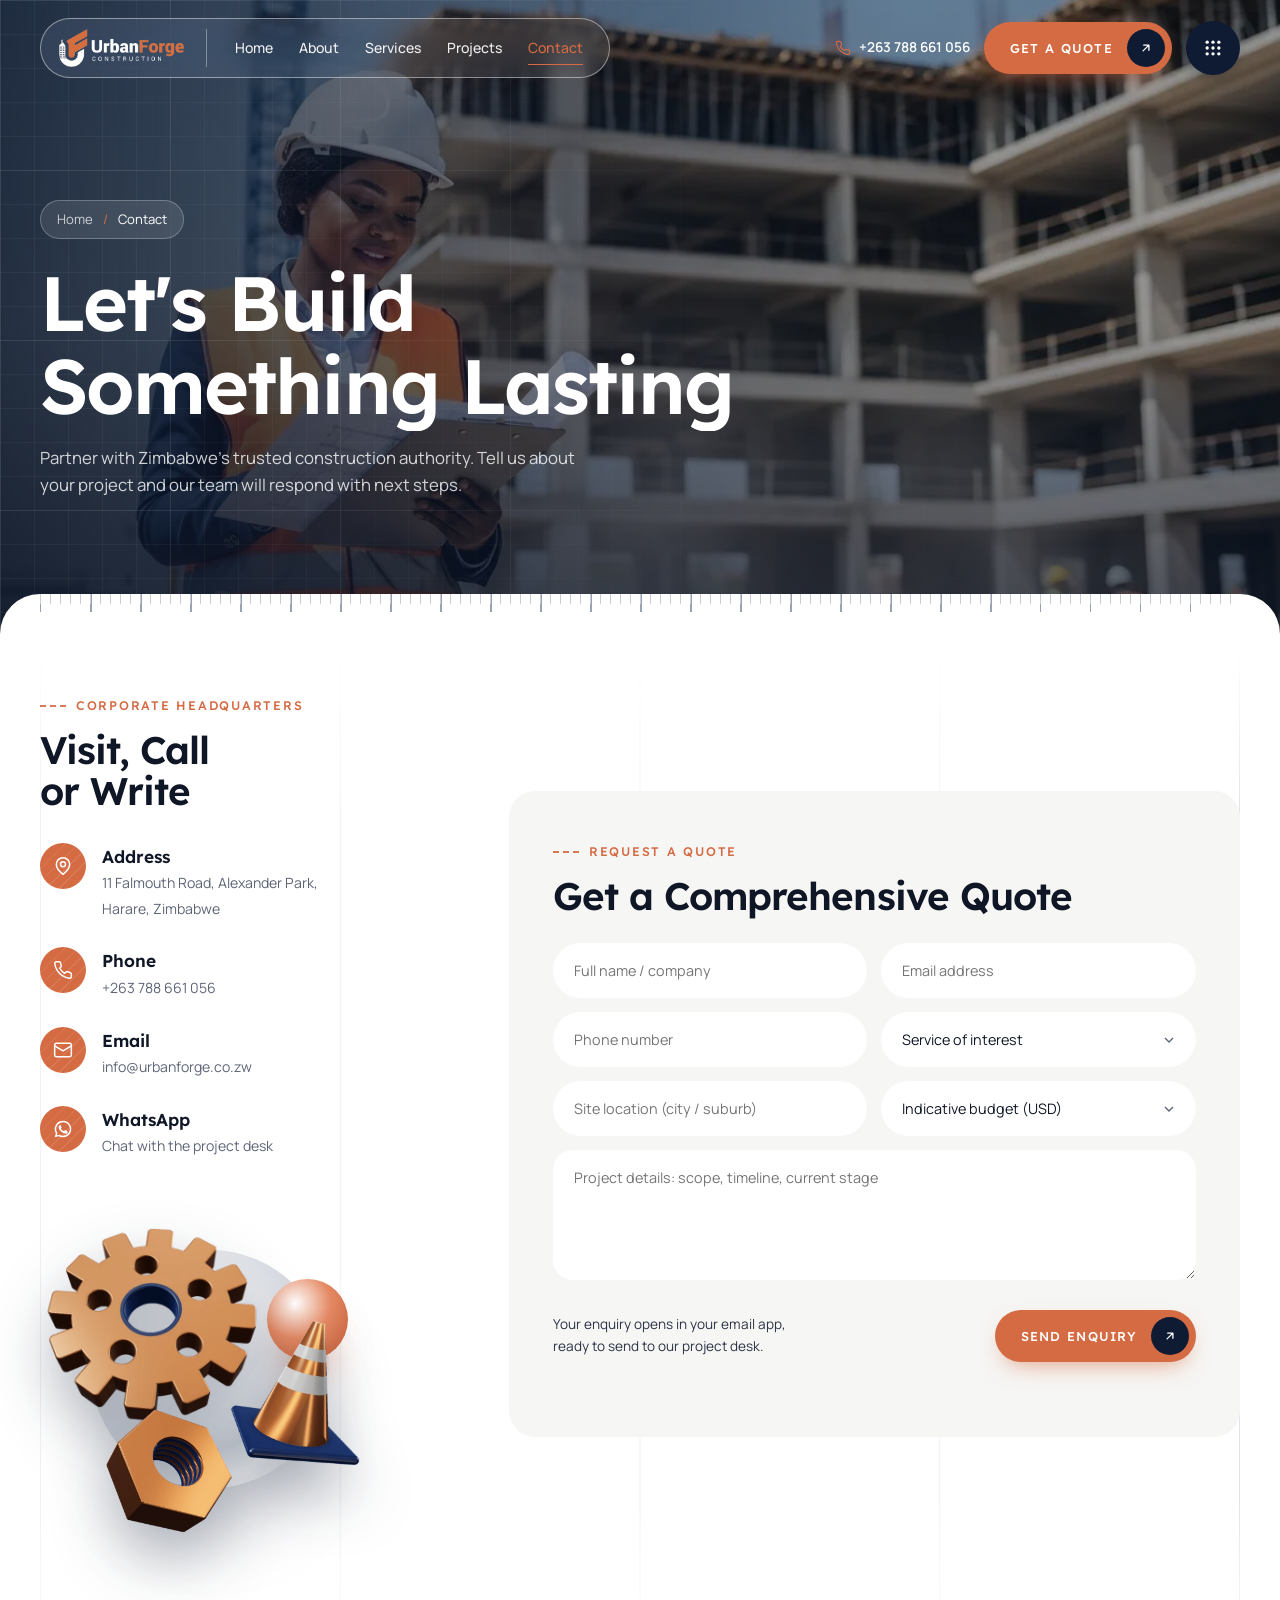
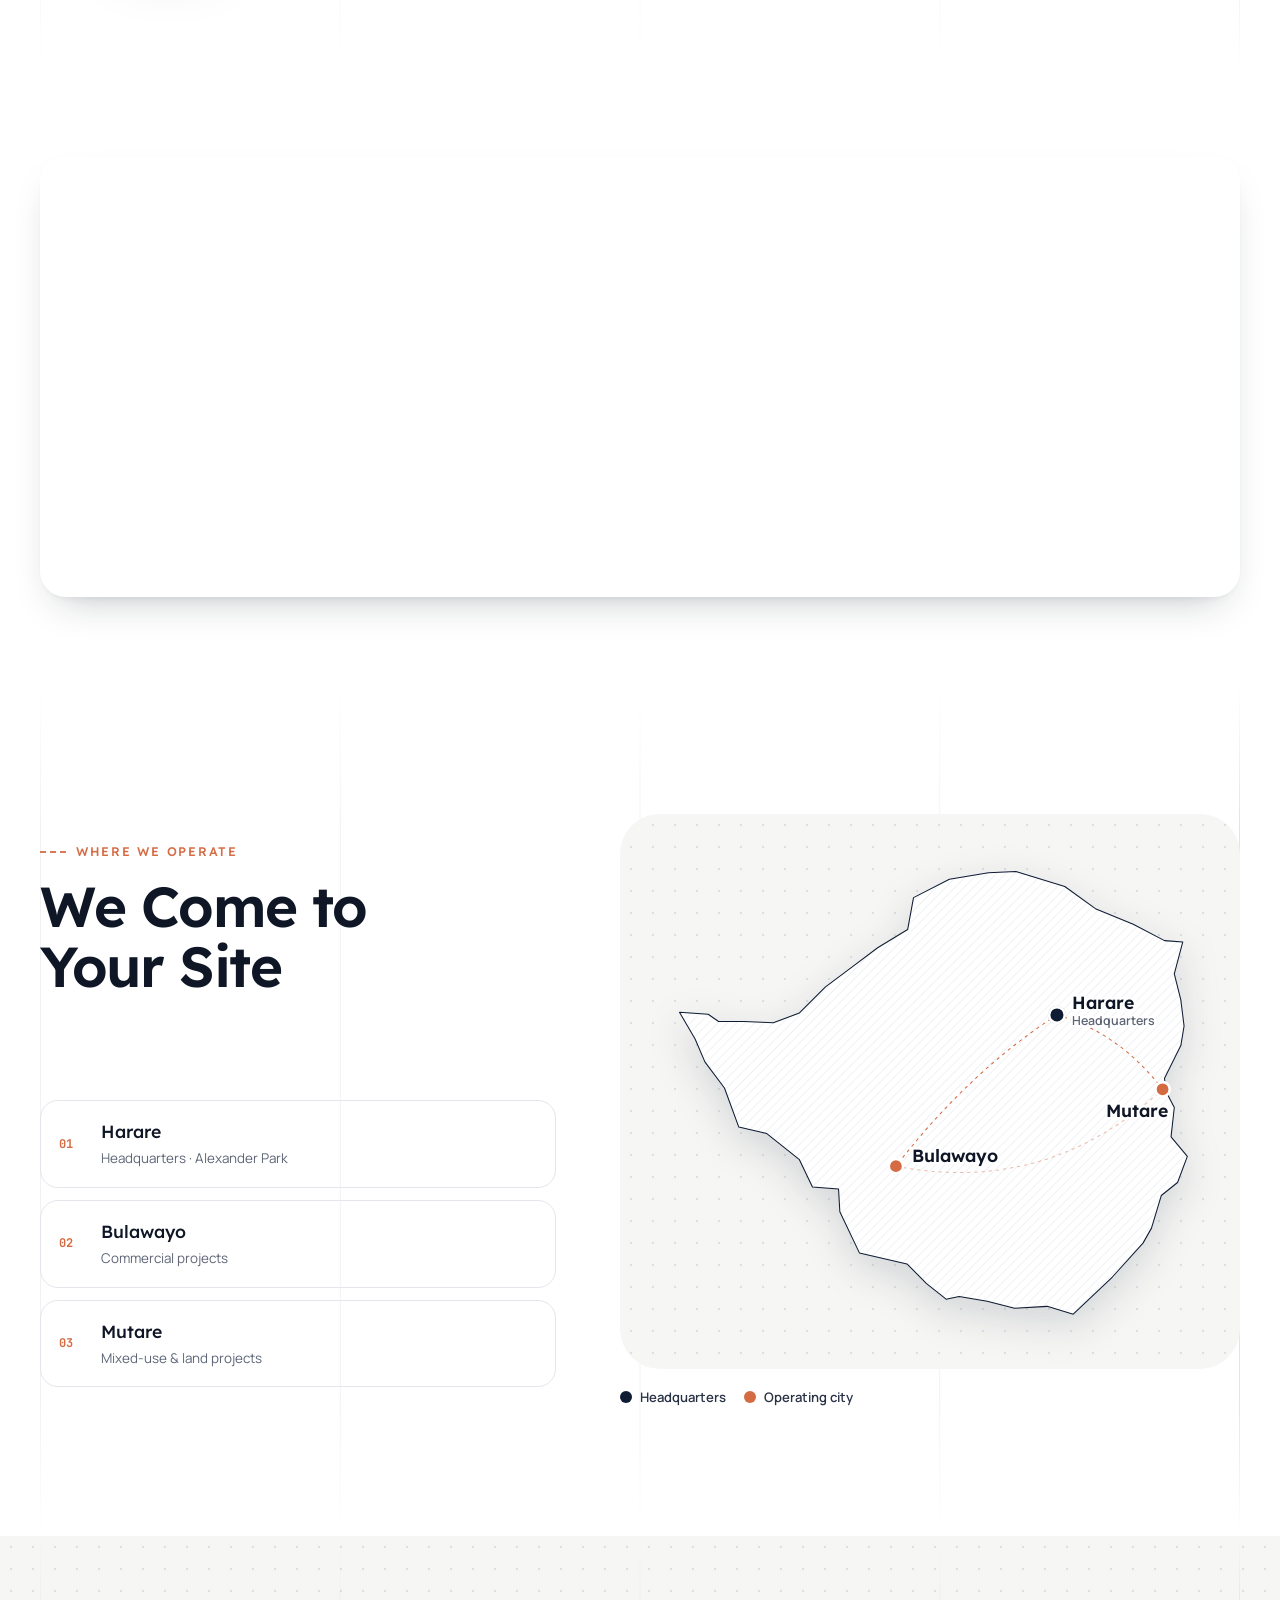
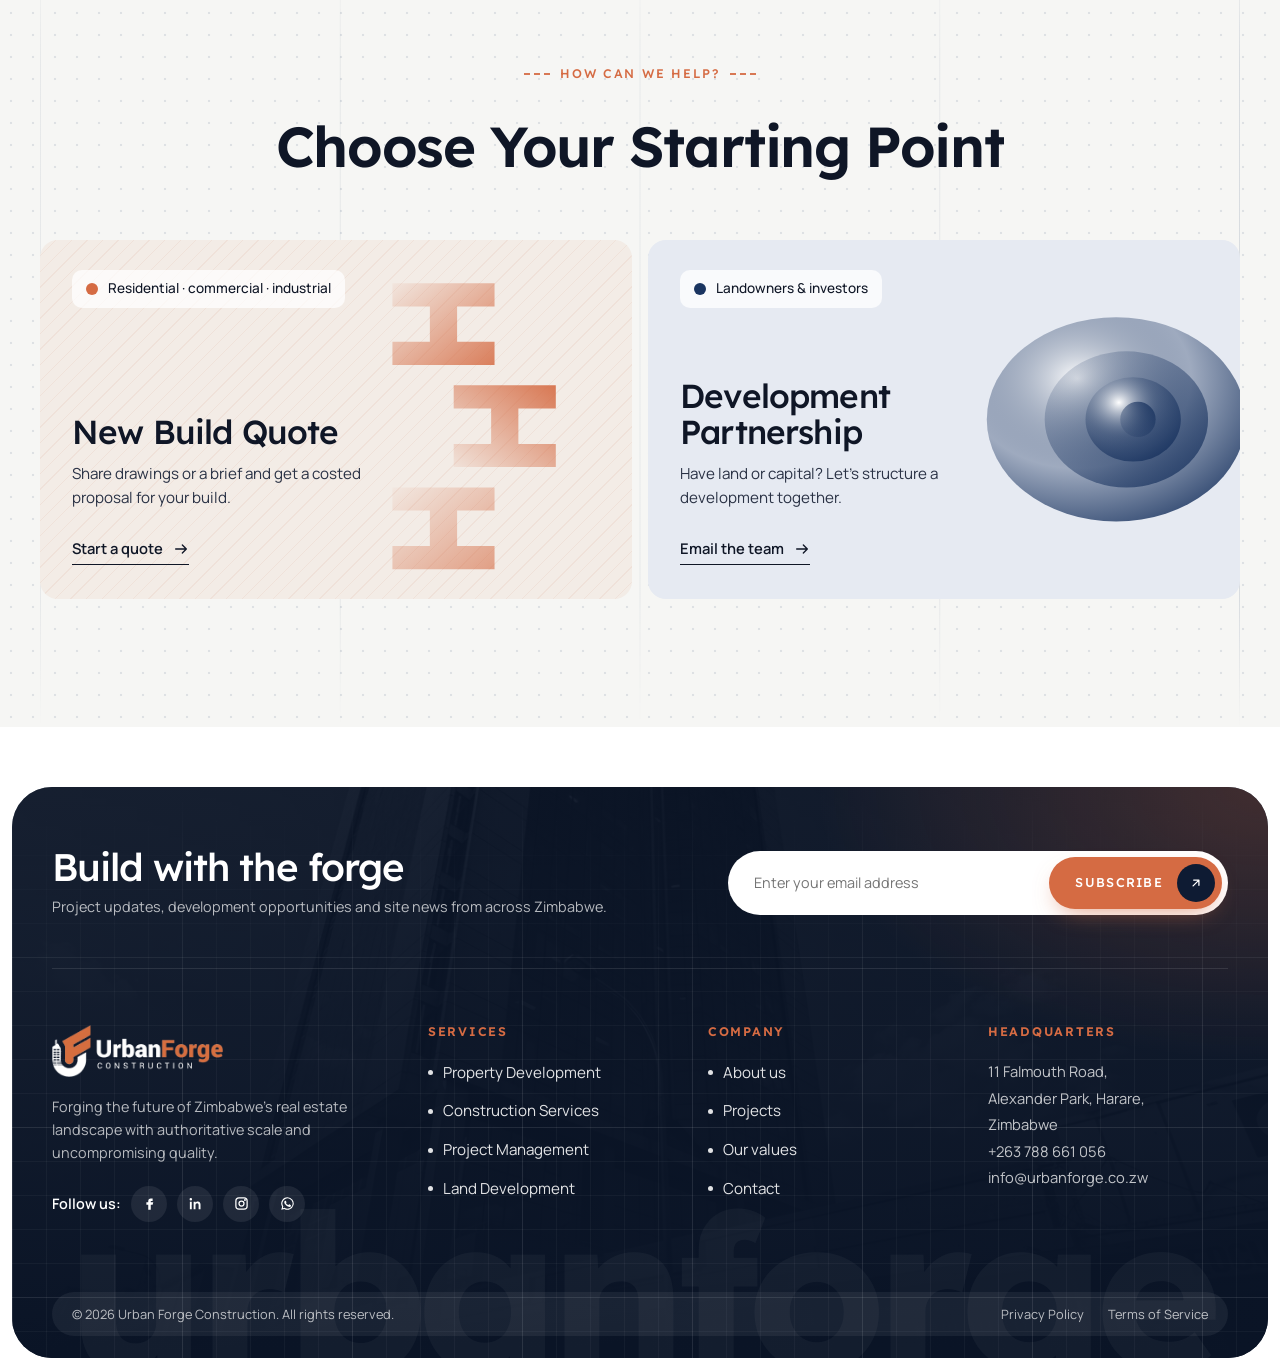
<file: contact.html>
<!doctype html>
<html lang="en">
<head>
<meta charset="utf-8">
<meta name="viewport" content="width=device-width, initial-scale=1">
<title>Contact </title>
<meta name="description" content=" Urban Forge Construction|Request a quote or discuss your project with Urban Forge Construction. Headquarters at 11 Falmouth Road, Alexander Park, Harare. Call +263 788 661 056.">
<meta name="theme-color" content="#0e1b33">
<meta property="og:title" content="Contact ">
<meta property="og:description" content=" Urban Forge Construction|Request a quote or discuss your project with Urban Forge Construction. Headquarters at 11 Falmouth Road, Alexander Park, Harare. Call +263 788 661 056.">
<meta property="og:image" content="assets/img/hero-harare.webp">
<link rel="icon" href="favicon.png" type="image/png">
<link rel="preconnect" href="https://fonts.googleapis.com">
<link rel="preconnect" href="https://fonts.gstatic.com" crossorigin>
<link href="https://fonts.googleapis.com/css2?family=Lexend:wght@300;400;500;600;700&family=Manrope:wght@400;500;600;700&family=JetBrains+Mono:wght@500;600&display=swap" rel="stylesheet">
<link rel="stylesheet" href="assets/css/style.css">
</head>
<body>
<svg width="0" height="0" style="position:absolute" aria-hidden="true">
  <symbol id="i-arrow" viewBox="0 0 24 24" fill="none" stroke="currentColor" stroke-width="2.2" stroke-linecap="round" stroke-linejoin="round"><path d="M7 17 17 7M8 7h9v9"/></symbol>
  <symbol id="i-right" viewBox="0 0 24 24" fill="none" stroke="currentColor" stroke-width="2" stroke-linecap="round" stroke-linejoin="round"><path d="M4 12h16m-6-6 6 6-6 6"/></symbol>
  <symbol id="i-left" viewBox="0 0 24 24" fill="none" stroke="currentColor" stroke-width="2" stroke-linecap="round" stroke-linejoin="round"><path d="M20 12H4m6-6-6 6 6 6"/></symbol>
  <symbol id="i-up" viewBox="0 0 24 24" fill="none" stroke="currentColor" stroke-width="2.2" stroke-linecap="round" stroke-linejoin="round"><path d="M12 19V5m-6 6 6-6 6 6"/></symbol>
  <symbol id="i-close" viewBox="0 0 24 24" fill="none" stroke="currentColor" stroke-width="2" stroke-linecap="round"><path d="M6 6l12 12M18 6 6 18"/></symbol>
  <symbol id="i-grid" viewBox="0 0 24 24" fill="currentColor"><circle cx="5" cy="5" r="2"/><circle cx="12" cy="5" r="2"/><circle cx="19" cy="5" r="2"/><circle cx="5" cy="12" r="2"/><circle cx="12" cy="12" r="2"/><circle cx="19" cy="12" r="2"/><circle cx="5" cy="19" r="2"/><circle cx="12" cy="19" r="2"/><circle cx="19" cy="19" r="2"/></symbol>
  <symbol id="i-phone" viewBox="0 0 24 24" fill="none" stroke="currentColor" stroke-width="1.8" stroke-linecap="round" stroke-linejoin="round"><path d="M22 16.9v3a2 2 0 0 1-2.2 2 19.8 19.8 0 0 1-8.6-3.1 19.5 19.5 0 0 1-6-6A19.8 19.8 0 0 1 2.1 4.2 2 2 0 0 1 4.1 2h3a2 2 0 0 1 2 1.7c.1 1 .4 1.9.7 2.8a2 2 0 0 1-.5 2.1L8 9.9a16 16 0 0 0 6 6l1.3-1.3a2 2 0 0 1 2.1-.4c.9.3 1.8.6 2.8.7a2 2 0 0 1 1.7 2Z"/></symbol>
  <symbol id="i-mail" viewBox="0 0 24 24" fill="none" stroke="currentColor" stroke-width="1.8" stroke-linecap="round" stroke-linejoin="round"><rect x="2" y="4" width="20" height="16" rx="2"/><path d="m22 7-10 6L2 7"/></symbol>
  <symbol id="i-pin" viewBox="0 0 24 24" fill="none" stroke="currentColor" stroke-width="1.8" stroke-linecap="round" stroke-linejoin="round"><path d="M20 10c0 6-8 12-8 12s-8-6-8-12a8 8 0 0 1 16 0Z"/><circle cx="12" cy="10" r="3"/></symbol>
  <symbol id="i-clock" viewBox="0 0 24 24" fill="none" stroke="currentColor" stroke-width="1.8" stroke-linecap="round"><circle cx="12" cy="12" r="10"/><path d="M12 6v6l4 2"/></symbol>
  <symbol id="i-fb" viewBox="0 0 24 24" fill="currentColor"><path d="M14 8h3V4h-3a4 4 0 0 0-4 4v2H7v4h3v8h4v-8h3l1-4h-4V8.5c0-.3.2-.5.5-.5Z"/></symbol>
  <symbol id="i-ig" viewBox="0 0 24 24" fill="none" stroke="currentColor" stroke-width="2"><rect x="3" y="3" width="18" height="18" rx="5"/><circle cx="12" cy="12" r="4"/><circle cx="17.5" cy="6.5" r=".6" fill="currentColor"/></symbol>
  <symbol id="i-in" viewBox="0 0 24 24" fill="currentColor"><path d="M4.5 3a2 2 0 1 1 0 4 2 2 0 0 1 0-4ZM3 9h3v12H3zm6 0h3v1.7c.5-.9 1.7-2 3.6-2C19 8.7 20 11 20 14v7h-3v-6.2c0-1.6-.3-3.2-2.2-3.2-1.9 0-2.8 1.3-2.8 3.3V21H9z"/></symbol>
  <symbol id="i-wa" viewBox="0 0 24 24" fill="currentColor"><path d="M12 2a10 10 0 0 0-8.6 15.1L2 22l5-1.3A10 10 0 1 0 12 2Zm0 18.2a8.2 8.2 0 0 1-4.2-1.2l-.3-.2-3 .8.8-2.9-.2-.3A8.2 8.2 0 1 1 12 20.2Zm4.5-6.1c-.2-.1-1.5-.7-1.7-.8-.2-.1-.4-.1-.6.1l-.8 1c-.1.2-.3.2-.5.1a6.7 6.7 0 0 1-3.3-2.9c-.3-.4.2-.4.7-1.4.1-.2 0-.3 0-.4l-.8-1.8c-.2-.5-.4-.4-.6-.4h-.5a1 1 0 0 0-.7.3 3 3 0 0 0-.9 2.2 5.2 5.2 0 0 0 1.1 2.8 11.9 11.9 0 0 0 4.6 4c1.7.7 2.3.8 3.2.7.5-.1 1.5-.6 1.7-1.2.2-.6.2-1.1.2-1.2-.1-.1-.2-.2-.5-.3Z"/></symbol>
  <symbol id="i-user" viewBox="0 0 24 24" fill="currentColor"><circle cx="12" cy="8" r="4"/><path d="M4 21a8 8 0 0 1 16 0Z"/></symbol>
  <symbol id="i-book" viewBox="0 0 24 24" fill="currentColor"><path d="M4 4h7a3 3 0 0 1 1 .2V20a3 3 0 0 0-1-.2H4Zm16 0h-7a3 3 0 0 0-1 .2V20a3 3 0 0 1 1-.2h7Z"/></symbol>
  <!-- line icons for services / values -->
  <symbol id="i-building" viewBox="0 0 48 48" fill="none" stroke="currentColor" stroke-width="1.6" stroke-linejoin="round"><path d="M6 42h36M10 42V14l14-6v34M24 42V18l14 5v19"/><path d="M15 18h4M15 24h4M15 30h4M29 26h4M29 32h4M15 36h4"/><path d="M33 8v8m-4-4h8"/></symbol>
  <symbol id="i-crane" viewBox="0 0 48 48" fill="none" stroke="currentColor" stroke-width="1.6" stroke-linejoin="round"><path d="M10 42V8l-4 6h36M10 8l30 6M14 14 10 18m4-4v28M6 42h14"/><path d="M36 14v10m-3 0h6v4h-6z"/><path d="M26 42V30h14v12"/></symbol>
  <symbol id="i-blueprint" viewBox="0 0 48 48" fill="none" stroke="currentColor" stroke-width="1.6" stroke-linejoin="round"><rect x="6" y="10" width="36" height="28" rx="2"/><path d="M6 16h6v22M18 16h18v16H24v-8h-6"/><path d="M28 20v4"/></symbol>
  <symbol id="i-land" viewBox="0 0 48 48" fill="none" stroke="currentColor" stroke-width="1.6" stroke-linejoin="round"><path d="M4 36 16 24l10 8 6-6 12 10"/><path d="M4 42h40"/><path d="M30 8a5 5 0 0 1 10 0c0 4-5 9-5 9s-5-5-5-9Z"/><circle cx="35" cy="8" r="1.6"/></symbol>
  <symbol id="i-shield" viewBox="0 0 24 24" fill="none" stroke="currentColor" stroke-width="1.8" stroke-linejoin="round"><path d="M12 2 4 5v6c0 5 3.4 9.4 8 11 4.6-1.6 8-6 8-11V5Z"/><path d="m8.5 12 2.5 2.5 4.5-5"/></symbol>
  <symbol id="i-hammer" viewBox="0 0 24 24" fill="none" stroke="currentColor" stroke-width="1.8" stroke-linecap="round" stroke-linejoin="round"><path d="m14 12-8.5 8.5a2.1 2.1 0 0 1-3-3L11 9"/><path d="M15 13 21 7l-4-4-3 1-4 4 2 2Z"/></symbol>
  <symbol id="i-bulb" viewBox="0 0 24 24" fill="none" stroke="currentColor" stroke-width="1.8" stroke-linecap="round" stroke-linejoin="round"><path d="M9 18h6M10 22h4M12 2a7 7 0 0 0-4 12.7V16h8v-1.3A7 7 0 0 0 12 2Z"/></symbol>
  <symbol id="i-hand" viewBox="0 0 24 24" fill="none" stroke="currentColor" stroke-width="1.8" stroke-linecap="round" stroke-linejoin="round"><path d="m11 17 2 2a1 1 0 1 0 3-3"/><path d="m14 14 2.5 2.5a1 1 0 1 0 3-3l-3.9-3.9a3 3 0 0 0-4.2 0l-.9.9a1 1 0 1 1-3-3l2.8-2.8a5 5 0 0 1 6.3-.6l.5.3a2 2 0 0 0 1.4.3H21M3 4h3l6 6"/><path d="m3 13 6 6 2-2"/></symbol>
  <symbol id="i-leaf" viewBox="0 0 24 24" fill="none" stroke="currentColor" stroke-width="1.8" stroke-linecap="round" stroke-linejoin="round"><path d="M11 20A7 7 0 0 1 9.8 6.1C15.5 5 17 4.5 19 2c1 2 2 4.2 2 8 0 5.5-4.8 10-10 10Z"/><path d="M2 21c0-3 1.9-5.4 5.2-6.1 2.4-.5 4.8-2 5.8-3.9"/></symbol>
  <symbol id="i-target" viewBox="0 0 24 24" fill="none" stroke="currentColor" stroke-width="1.8"><circle cx="12" cy="12" r="10"/><circle cx="12" cy="12" r="6"/><circle cx="12" cy="12" r="2"/></symbol>
</svg>
<a class="sr-only" href="#main">Skip to content</a>
<div class="preloader" aria-hidden="true">
  <div class="preloader__inner">
    <img class="preloader__mark" src="assets/img/mark.png" alt="" width="84" height="84">
    <div class="preloader__bar"><span></span></div>
    <div class="preloader__count">000</div>
  </div>
</div>
<header class="header">
  <div class="container header__inner">
    <div class="nav-pill">
      <a class="brand" href="index.html" aria-label="Urban Forge Construction — home">
        <img class="logo-light" src="assets/img/logo-light.webp" alt="Urban Forge Construction" width="125" height="38">
        <img class="logo-dark" src="assets/img/logo.webp" alt="Urban Forge Construction" width="125" height="38">
      </a>
      <nav class="nav" aria-label="Primary">
<a href="index.html">Home</a>
<a href="about.html">About</a>
<a href="services.html">Services</a>
<a href="projects.html">Projects</a>
<a href="contact.html" aria-current="page">Contact</a>
      </nav>
    </div>
    <div class="header__actions">
      <a class="header__phone" href="tel:+263788661056"><svg><use href="#i-phone"/></svg>+263 788 661 056</a>
      <a class="btn" href="contact.html#quote">Get a quote <span class="btn__ic"><svg><use href="#i-arrow"/></svg></span></a>
      <button class="menu-btn" type="button" data-drawer-open aria-controls="drawer" aria-expanded="false" aria-label="Open menu"><svg><use href="#i-grid"/></svg></button>
    </div>
  </div>
</header>
<div class="drawer" id="drawer" aria-hidden="true">
  <div class="drawer__scrim" data-drawer-close></div>
  <div class="drawer__panel" role="dialog" aria-modal="true" aria-label="Menu">
    <div class="drawer__top">
      <img src="assets/img/logo-light.webp" alt="Urban Forge Construction" width="131" height="40">
      <button class="drawer__close" type="button" data-drawer-close aria-label="Close menu"><svg><use href="#i-close"/></svg></button>
    </div>
    <nav class="drawer__nav" aria-label="Menu">
<a href="index.html" style="--i:0"><span>01</span>Home</a>
<a href="about.html" style="--i:1"><span>02</span>About</a>
<a href="services.html" style="--i:2"><span>03</span>Services</a>
<a href="projects.html" style="--i:3"><span>04</span>Projects</a>
<a href="contact.html" style="--i:4"><span>05</span>Contact</a>
    </nav>
    <a class="btn" href="contact.html#quote" style="align-self:flex-start">Request a quote <span class="btn__ic"><svg><use href="#i-arrow"/></svg></span></a>
    <div class="drawer__meta">
      <div><strong>Corporate headquarters</strong>11 Falmouth Road, Alexander Park, Harare</div>
      <div><strong>Talk to the project desk</strong><a href="tel:+263788661056">+263 788 661 056</a> · <a href="mailto:info@urbanforge.co.zw">info@urbanforge.co.zw</a></div>
    </div>
  </div>
</div>

<main id="main">
  <section class="page-hero">
    <div class="page-hero__media"><img src="assets/img/svc-management.webp" alt="Project manager in a hard hat reviewing plans on site" fetchpriority="high"></div>
    <div class="container">
      <nav class="crumbs" aria-label="Breadcrumb"><a href="index.html">Home</a><span aria-hidden="true">/</span><span>Contact</span></nav>
      <h1 data-split>Let's Build<br>Something Lasting</h1>
      <p data-reveal style="--d:.3s">Partner with Zimbabwe's trusted construction authority. Tell us about your project and our team will respond with next steps.</p>
    </div>
    <div class="ruler-edge" aria-hidden="true"></div>
  </section>

  <section class="section contact" id="quote" aria-labelledby="quote-title" style="background:#fff;padding-top:40px">
    <div class="container contact__grid" style="grid-template-columns:minmax(0,.8fr) minmax(0,1.4fr)">
      <div>
        <span class="eyebrow">Corporate headquarters</span>
        <h2 class="h2" style="margin:14px 0 30px;font-size:clamp(1.9rem,3vw,2.6rem)" data-split>Visit, Call<br>or Write</h2>
        <div class="info-list">
          <div class="info-item" data-reveal><span class="ic"><svg><use href="#i-pin"/></svg></span><div><strong>Address</strong><span>11 Falmouth Road, Alexander Park,<br>Harare, Zimbabwe</span></div></div>
          <div class="info-item" data-reveal style="--d:.08s"><span class="ic"><svg><use href="#i-phone"/></svg></span><div><strong>Phone</strong><a href="tel:+263788661056">+263 788 661 056</a></div></div>
          <div class="info-item" data-reveal style="--d:.16s"><span class="ic"><svg><use href="#i-mail"/></svg></span><div><strong>Email</strong><a href="mailto:info@urbanforge.co.zw">info@urbanforge.co.zw</a></div></div>
          <div class="info-item" data-reveal style="--d:.24s"><span class="ic"><svg><use href="#i-wa"/></svg></span><div><strong>WhatsApp</strong><a href="https://wa.me/263788661056" rel="noopener">Chat with the project desk</a></div></div>
        </div>
        <div class="contact__objects" style="width:min(100%,340px);margin-top:40px" aria-hidden="true">
          <div class="glass-orb glass-orb--solid"><span></span><span></span></div>
          <img src="assets/img/obj-gear.webp" alt="" loading="lazy">
          <img src="assets/img/obj-cone.webp" alt="" loading="lazy">
          <img src="assets/img/obj-nut.webp" alt="" loading="lazy">
        </div>
      </div>
      <div class="chart-card" style="background:var(--paper);border:0;padding:clamp(24px,4vw,44px)" data-reveal>
        <span class="eyebrow">Request a quote</span>
        <h2 class="h2" id="quote-title" style="margin-top:14px;font-size:clamp(1.9rem,3vw,2.6rem)">Get a Comprehensive Quote</h2>
        <form class="form" data-mailto>
          <div class="field"><label class="sr-only" for="q-name">Full name / company</label><input id="q-name" name="name" placeholder="Full name / company" required autocomplete="name"></div>
          <div class="field"><label class="sr-only" for="q-email">Email address</label><input id="q-email" name="email" type="email" placeholder="Email address" required autocomplete="email"></div>
          <div class="field"><label class="sr-only" for="q-phone">Phone number</label><input id="q-phone" name="phone" type="tel" placeholder="Phone number" autocomplete="tel"></div>
          <div class="field"><label class="sr-only" for="q-service">Service of interest</label>
            <select id="q-service" name="service" required>
              <option value="">Service of interest</option>
              <option>Property Development</option><option>Construction Services</option><option>Project Management</option><option>Land Development</option><option>Other Inquiry</option>
            </select></div>
          <div class="field"><label class="sr-only" for="q-loc">Site location</label><input id="q-loc" name="location" placeholder="Site location (city / suburb)"></div>
          <div class="field"><label class="sr-only" for="q-budget">Budget range</label>
            <select id="q-budget" name="budget">
              <option value="">Indicative budget (USD)</option>
              <option>Under 100K</option><option>100K – 500K</option><option>500K – 1M</option><option>1M – 5M</option><option>Over 5M</option>
            </select></div>
          <div class="field full"><label class="sr-only" for="q-msg">Project details</label><textarea id="q-msg" name="message" placeholder="Project details: scope, timeline, current stage" required></textarea></div>
          <div class="form__foot"><span>Your enquiry opens in your email app,<br>ready to send to our project desk.</span><button class="btn" type="submit">Send enquiry <span class="btn__ic"><svg><use href="#i-arrow"/></svg></span></button></div>
          <p class="form__status" role="status"></p>
        </form>
      </div>
    </div>
  </section>

  <section class="section--tight" aria-label="Find us">
    <div class="container">
      <div class="embed" data-reveal>
        <iframe title="Urban Forge Construction location: 11 Falmouth Road, Alexander Park, Harare, Zimbabwe" src="https://maps.google.com/maps?q=11+Falmouth+Road+Alexander+Park+Harare+Zimbabwe&amp;t=&amp;z=16&amp;ie=UTF8&amp;iwloc=&amp;output=embed" loading="lazy" referrerpolicy="no-referrer-when-downgrade"></iframe>
      </div>
    </div>
  </section>

  <section class="section" aria-labelledby="where-title">
    <div class="container map-wrap">
      <div>
        <span class="eyebrow">Where we operate</span>
        <h2 class="h2" id="where-title" style="margin-top:14px" data-split>We Come to<br>Your Site</h2>
        <p class="lede" style="margin-top:18px" data-reveal>Our crews and project managers work across Zimbabwe's three major cities. Get in touch for sites elsewhere in the country.</p>
        <div class="city-list">
          <div class="city" data-city="harare" data-reveal><b>01</b><div><strong>Harare</strong><span>Headquarters · Alexander Park</span></div></div>
          <div class="city" data-city="bulawayo" data-reveal style="--d:.08s"><b>02</b><div><strong>Bulawayo</strong><span>Commercial projects</span></div></div>
          <div class="city" data-city="mutare" data-reveal style="--d:.16s"><b>03</b><div><strong>Mutare</strong><span>Mixed-use &amp; land projects</span></div></div>
        </div>
      </div>
      <div>
        <div class="zw-map" data-reveal="zoom">
  <svg viewBox="-10 -10 840 740" role="img" aria-labelledby="zwmap-t">
    <title id="zwmap-t">Map of Zimbabwe showing Urban Forge's headquarters in Harare and operations in Mutare and Bulawayo</title>
    <defs><pattern id="hatch" width="10" height="10" patternUnits="userSpaceOnUse" patternTransform="rotate(45)"><path d="M0 0v10" stroke="#1a3460" stroke-opacity=".07" stroke-width="3"/></pattern></defs>
    <path class="land" d="M26 239 L70 242 L86 253 L125 253 L170 255 L210 240 L250 200 L290 170 L330 140 L376 112 L385 63 L440 35 L500 25 L542 23 L617 46 L664 80 L722 104 L770 129 L798 131 L785 180 L795 220 L800 260 L795 290 L770 340 L772 360 L785 385 L780 430 L805 460 L790 500 L765 520 L750 570 L737 593 L690 645 L630 702 L590 690 L540 693 L498 682 L455 675 L435 679 L405 655 L375 625 L302 608 L272 545 L270 510 L230 507 L210 465 L160 425 L117 415 L95 355 L65 315 L50 280 Z"/>
    <path class="land-hatch" d="M26 239 L70 242 L86 253 L125 253 L170 255 L210 240 L250 200 L290 170 L330 140 L376 112 L385 63 L440 35 L500 25 L542 23 L617 46 L664 80 L722 104 L770 129 L798 131 L785 180 L795 220 L800 260 L795 290 L770 340 L772 360 L785 385 L780 430 L805 460 L790 500 L765 520 L750 570 L737 593 L690 645 L630 702 L590 690 L540 693 L498 682 L455 675 L435 679 L405 655 L375 625 L302 608 L272 545 L270 510 L230 507 L210 465 L160 425 L117 415 L95 355 L65 315 L50 280 Z"/>
    <path class="route" d="M605 243 Q 700 270 767 357"/>
    <path class="route" d="M605 243 Q 470 330 358 475"/>
    <path class="route" d="M358 475 Q 590 520 767 357" style="opacity:.45"/>
    <g class="pin hq" data-city="harare" tabindex="0" data-tip="Harare|Headquarters · Alexander Park"><circle class="pulse" cx="605" cy="243" r="14"/><circle class="core" cx="605" cy="243" r="12"/><text x="628" y="234">Harare</text><text class="sub" x="628" y="258">Headquarters</text></g>
    <g class="pin" data-city="mutare" tabindex="0" data-tip="Mutare|Mixed-use &amp; land development"><circle class="pulse" cx="767" cy="357" r="10" style="animation-delay:.8s"/><circle class="core" cx="767" cy="357" r="11"/><text x="680" y="400">Mutare</text></g>
    <g class="pin" data-city="bulawayo" tabindex="0" data-tip="Bulawayo|Commercial construction"><circle class="pulse" cx="358" cy="475" r="10" style="animation-delay:1.6s"/><circle class="core" cx="358" cy="475" r="11"/><text x="382" y="468">Bulawayo</text></g>
  </svg>
</div>
        <div class="map-legend"><span><i class="hq"></i>Headquarters</span><span><i></i>Operating city</span></div>
      </div>
    </div>
  </section>

  <section class="section section--paper" aria-labelledby="ways-title">
    <div class="container">
      <div class="section-head section-head--center">
        <span class="eyebrow eyebrow--both">How can we help?</span>
        <h2 class="h2" id="ways-title" data-split>Choose Your Starting Point</h2>
      </div>
      <div class="shape-cards">
        <article class="shape-card" data-reveal>
          <div class="shape-card__art" aria-hidden="true"><svg viewBox="0 0 400 440" preserveAspectRatio="xMaxYMid meet"><defs>
      <linearGradient id="a7" x1="0" y1="0" x2="1" y2="1"><stop offset="0" stop-color="var(--ink-tone)" stop-opacity=".05"/><stop offset="1" stop-color="var(--ink-tone)" stop-opacity=".85"/></linearGradient>
      <linearGradient id="b7" x1="1" y1="0" x2="0" y2="1"><stop offset="0" stop-color="var(--ink-tone)" stop-opacity=".9"/><stop offset="1" stop-color="var(--ink-tone)" stop-opacity=".08"/></linearGradient>
      <radialGradient id="c7" cx=".35" cy=".3" r=".8"><stop offset="0" stop-color="#fff"/><stop offset=".55" stop-color="var(--ink-tone)" stop-opacity=".35"/><stop offset="1" stop-color="var(--ink-tone)" stop-opacity=".9"/></radialGradient>
    </defs><path d="M30 20h150v34h-55v52h55v34H30v-34h55V54H30z" fill="url(#a7)"/>
                     <path d="M120 170h150v34h-55v52h55v34H120v-34h55v-52h-55z" fill="url(#b7)"/>
                     <path d="M30 320h150v34h-55v52h55v34H30v-34h55v-52H30z" fill="url(#a7)" opacity=".7"/></svg></div>
          <span class="chip"><i></i>Residential · commercial · industrial</span>
          <h3>New Build Quote</h3>
          <p>Share drawings or a brief and get a costed proposal for your build.</p>
          <a class="link-arrow" href="#quote">Start a quote <svg><use href="#i-right"/></svg></a>
        </article>
        <article class="shape-card shape-card--navy" data-reveal style="--d:.08s">
          <div class="shape-card__art" aria-hidden="true"><svg viewBox="0 0 400 440" preserveAspectRatio="xMaxYMid meet"><defs>
      <linearGradient id="a8" x1="0" y1="0" x2="1" y2="1"><stop offset="0" stop-color="var(--ink-tone)" stop-opacity=".05"/><stop offset="1" stop-color="var(--ink-tone)" stop-opacity=".85"/></linearGradient>
      <linearGradient id="b8" x1="1" y1="0" x2="0" y2="1"><stop offset="0" stop-color="var(--ink-tone)" stop-opacity=".9"/><stop offset="1" stop-color="var(--ink-tone)" stop-opacity=".08"/></linearGradient>
      <radialGradient id="c8" cx=".35" cy=".3" r=".8"><stop offset="0" stop-color="#fff"/><stop offset=".55" stop-color="var(--ink-tone)" stop-opacity=".35"/><stop offset="1" stop-color="var(--ink-tone)" stop-opacity=".9"/></radialGradient>
    </defs><ellipse cx="200" cy="220" rx="190" ry="150" fill="url(#c8)"/>
                    <ellipse cx="215" cy="220" rx="120" ry="100" fill="url(#a8)"/>
                    <ellipse cx="225" cy="220" rx="70" ry="62" fill="url(#c8)"/>
                    <circle cx="232" cy="220" r="26" fill="url(#b8)"/></svg></div>
          <span class="chip"><i></i>Landowners &amp; investors</span>
          <h3>Development Partnership</h3>
          <p>Have land or capital? Let's structure a development together.</p>
          <a class="link-arrow" href="mailto:info@urbanforge.co.zw?subject=Development%20partnership">Email the team <svg><use href="#i-right"/></svg></a>
        </article>
      </div>
    </div>
  </section>
</main>

<footer class="footer">
  <div class="footer__bg"><img src="assets/img/apex-tower.webp" alt="" loading="lazy"></div>
  <div class="footer__word" aria-hidden="true">urbanforge</div>
  <div class="container">
    <div class="footer__news">
      <div>
        <h2>Build with the forge</h2>
        <p>Project updates, development opportunities and site news from across Zimbabwe.</p>
      </div>
      <form class="news-form" data-mailto="newsletter">
        <label class="sr-only" for="news-email">Email address</label>
        <input id="news-email" type="email" name="email" placeholder="Enter your email address" required>
        <button class="btn" type="submit">Subscribe <span class="btn__ic"><svg><use href="#i-arrow"/></svg></span></button>
      </form>
    </div>
    <div class="footer__grid">
      <div class="footer__brand">
        <img src="assets/img/logo-light.webp" alt="Urban Forge Construction" width="171" height="52" loading="lazy">
        <p>Forging the future of Zimbabwe's real estate landscape with authoritative scale and uncompromising quality.</p>
        <div class="footer__social">Follow us:
          <a href="https://www.facebook.com/" aria-label="Facebook" rel="noopener"><svg><use href="#i-fb"/></svg></a>
          <a href="https://www.linkedin.com/" aria-label="LinkedIn" rel="noopener"><svg><use href="#i-in"/></svg></a>
          <a href="https://www.instagram.com/" aria-label="Instagram" rel="noopener"><svg><use href="#i-ig"/></svg></a>
          <a href="https://wa.me/263788661056" aria-label="WhatsApp" rel="noopener"><svg><use href="#i-wa"/></svg></a>
        </div>
      </div>
      <div>
        <h4>Services</h4>
        <ul>
          <li><a href="services.html#property">Property Development</a></li>
          <li><a href="services.html#construction">Construction Services</a></li>
          <li><a href="services.html#management">Project Management</a></li>
          <li><a href="services.html#land">Land Development</a></li>
        </ul>
      </div>
      <div>
        <h4>Company</h4>
        <ul>
          <li><a href="about.html">About us</a></li>
          <li><a href="projects.html">Projects</a></li>
          <li><a href="about.html#values">Our values</a></li>
          <li><a href="contact.html">Contact</a></li>
        </ul>
      </div>
      <div>
        <h4>Headquarters</h4>
        <address>11 Falmouth Road,<br>Alexander Park, Harare,<br>Zimbabwe<br><a href="tel:+263788661056">+263 788 661 056</a><br><a href="mailto:info@urbanforge.co.zw">info@urbanforge.co.zw</a></address>
      </div>
    </div>
    <div class="footer__bar">
      <span>© <span data-year>2026</span> Urban Forge Construction. All rights reserved.</span>
      <nav aria-label="Legal"><a href="contact.html">Privacy Policy</a><a href="contact.html">Terms of Service</a></nav>
    </div>
  </div>
</footer>
<button class="to-top" type="button" aria-label="Back to top"><svg viewBox="0 0 54 54" aria-hidden="true"><circle cx="27" cy="27" r="24"/></svg><i><svg style="position:static;transform:none;width:16px;height:16px"><use href="#i-up"/></svg></i></button>
<script src="assets/js/main.js" defer></script>
</body>
</html>
</file>
<file: assets/css/style.css>
/* =========================================================================
   Urban Forge Construction — design system & site styles
   Brand: navy #1A3460 (logo "Urban"), forge orange #D56B43 (logo "Forge")
   ========================================================================= */

:root {
  /* brand */
  --navy-950: #0a1426;
  --navy-900: #0e1b33;
  --navy-800: #132647;
  --navy: #1a3460;
  --navy-600: #24457d;
  --navy-400: #5a77a8;
  --forge: #d56b43;
  --forge-600: #bf5631;
  --forge-400: #e58a64;
  --forge-200: #f5c6b0;
  --forge-50: #fcf2ec;

  /* steel neutrals */
  --ink: #0f1626;
  --ink-2: #2a3245;
  --muted: #5d6576;
  --steel-400: #9aa2b1;
  --steel-300: #c7ccd5;
  --steel-200: #e3e6eb;
  --steel-100: #eef0f3;
  --paper: #f6f6f4;
  --white: #ffffff;

  --font: "Manrope", system-ui, -apple-system, "Segoe UI", sans-serif;
  --font-display: "Lexend", "Manrope", system-ui, sans-serif;
  --font-mono: "JetBrains Mono", ui-monospace, monospace;

  --radius-sm: 12px;
  --radius: 18px;
  --radius-lg: 26px;
  --radius-xl: 40px;
  --ease: cubic-bezier(.22, .8, .2, 1);
  --ease-out: cubic-bezier(.16, 1, .3, 1);
  --shadow-sm: 0 2px 6px rgba(14, 27, 51, .06), 0 1px 2px rgba(14, 27, 51, .05);
  --shadow: 0 18px 40px -18px rgba(14, 27, 51, .28), 0 4px 10px -4px rgba(14, 27, 51, .08);
  --shadow-lg: 0 40px 80px -30px rgba(14, 27, 51, .35);
  --container: 1240px;
  --gutter: clamp(16px, 4vw, 40px);
  --header-h: 92px;

  /* texture: drafting grid (dark), survey dots (light), hazard hatch (accent), column rules (layout) */
  --pat-grid: linear-gradient(rgba(255,255,255,.04) 1px, transparent 1px),
              linear-gradient(90deg, rgba(255,255,255,.04) 1px, transparent 1px),
              linear-gradient(rgba(255,255,255,.065) 1px, transparent 1px),
              linear-gradient(90deg, rgba(255,255,255,.065) 1px, transparent 1px);
  --pat-grid-size: 34px 34px, 34px 34px, 170px 170px, 170px 170px;
  --pat-dots: radial-gradient(rgba(26,52,96,.11) 1px, transparent 1.6px);
  --pat-dots-size: 22px 22px;
  --pat-hatch: repeating-linear-gradient(135deg, rgba(255,255,255,.1) 0 1px, transparent 1px 9px);
  --pat-hatch-tint: repeating-linear-gradient(135deg, rgba(191,86,49,.07) 0 1px, transparent 1px 11px);
  --rule: rgba(26,52,96,.065);
}

*, *::before, *::after { box-sizing: border-box; }
html { -webkit-text-size-adjust: 100%; scroll-behavior: smooth; }
body {
  margin: 0; font-family: var(--font); font-size: 16px; line-height: 1.6; color: var(--ink);
  background: var(--white); -webkit-font-smoothing: antialiased; overflow-x: hidden;
}
img { max-width: 100%; height: auto; display: block; }
a { color: inherit; text-decoration: none; }
button, input, select, textarea { font: inherit; color: inherit; }
button { cursor: pointer; background: none; border: 0; padding: 0; }
h1, h2, h3, h4 { font-family: var(--font-display); font-weight: 600; margin: 0; letter-spacing: -.025em; line-height: 1.08; }
p { margin: 0; }
ul { margin: 0; padding: 0; list-style: none; }
::selection { background: var(--forge); color: #fff; }
:focus-visible { outline: 2px solid var(--forge); outline-offset: 3px; border-radius: 6px; }
.sr-only { position: absolute; width: 1px; height: 1px; overflow: hidden; clip: rect(0 0 0 0); white-space: nowrap; }

.container { width: min(100% - var(--gutter) * 2, var(--container)); margin-inline: auto; }
.section { padding: clamp(80px, 10vw, 140px) 0; position: relative; }
.section--paper { background: var(--paper); }
.section--tight { padding: clamp(56px, 7vw, 90px) 0; }

/* ---------- type helpers ---------- */
.eyebrow {
  display: inline-flex; align-items: center; gap: 10px; font-family: var(--font-display);
  font-size: .78rem; font-weight: 500; letter-spacing: .14em; text-transform: uppercase; color: var(--forge);
}
.eyebrow::before, .eyebrow--both::after {
  content: ""; width: 26px; height: 0; border-top: 2px dashed currentColor; opacity: .9;
}
.h1 { font-size: clamp(2.6rem, 6.4vw, 5.4rem); font-weight: 600; }
.h2 { font-size: clamp(2.1rem, 4.4vw, 3.6rem); }
.h3 { font-size: clamp(1.3rem, 2vw, 1.6rem); font-weight: 500; letter-spacing: -.015em; }
.lede { color: var(--muted); font-size: 1.05rem; line-height: 1.7; max-width: 52ch; }
.text-forge { color: var(--forge); }
.text-outline { color: transparent; -webkit-text-stroke: 1.5px currentColor; }
.section-head { margin-bottom: clamp(40px, 5vw, 64px); }
.section-head--center { text-align: center; display: grid; justify-items: center; gap: 18px; }
.section-head--center .lede { margin-inline: auto; }
.section-head--split { display: grid; grid-template-columns: 1fr minmax(0, 440px); gap: 24px 64px; align-items: end; }
.section-head .h2 { margin-top: 14px; }

/* line-by-line heading reveal */
.split-line { display: block; overflow: hidden; padding-bottom: .06em; margin-bottom: -.06em; }
.split-line > span { display: inline-block; transform: translateY(105%); transition: transform 1.1s var(--ease-out); transition-delay: calc(var(--i, 0) * .09s + var(--d, 0s)); }
.is-in .split-line > span, .split-line.is-in > span { transform: none; }

/* scroll reveal */
[data-reveal] { opacity: 0; transform: translateY(34px); transition: opacity 1s var(--ease-out), transform 1.1s var(--ease-out); transition-delay: var(--d, 0s); }
[data-reveal="left"] { transform: translateX(-40px); }
[data-reveal="right"] { transform: translateX(40px); }
[data-reveal="zoom"] { transform: scale(.92); }
[data-reveal].is-in { opacity: 1; transform: none; }
.img-reveal > * { clip-path: inset(0 0 100% 0); transition: clip-path 1.4s var(--ease-out), transform 1.4s var(--ease); transition-delay: var(--d, 0s); }
.img-reveal > .obj { clip-path: none; opacity: 0; transition: opacity 1s var(--ease) .9s; }
.img-reveal.is-in > * { clip-path: inset(0 0 0 0); }
.img-reveal.is-in > .obj { opacity: 1; }

/* ---------- buttons ---------- */
.btn {
  --bg: var(--forge); --fg: #fff;
  display: inline-flex; align-items: center; gap: 14px; padding: 7px 7px 7px 26px; border-radius: 999px;
  background: var(--bg); color: var(--fg); font-family: var(--font-display); font-weight: 500;
  font-size: .8rem; letter-spacing: .1em; text-transform: uppercase; white-space: nowrap;
  box-shadow: 0 10px 24px -10px rgba(213, 107, 67, .7); position: relative; overflow: hidden; isolation: isolate;
  transition: transform .5s var(--ease), box-shadow .5s var(--ease);
}
.btn::before { content: ""; position: absolute; inset: 0; background: var(--navy-900); transform: translateX(-101%); transition: transform .6s var(--ease-out); z-index: -1; border-radius: inherit; }
.btn:hover::before { transform: none; }
.btn:hover { box-shadow: 0 14px 30px -12px rgba(14, 27, 51, .6); }
.btn__ic {
  width: 38px; height: 38px; border-radius: 50%; display: grid; place-items: center;
  background: var(--navy-900); color: #fff; transition: background .5s var(--ease), transform .5s var(--ease);
}
.btn:hover .btn__ic { background: var(--forge); transform: rotate(45deg); }
.btn__ic svg { width: 14px; height: 14px; }
.btn--ghost { --bg: transparent; --fg: var(--ink); box-shadow: inset 0 0 0 1.5px var(--steel-300); }
.btn--ghost:hover { --fg: #fff; }
.btn--light { --bg: #fff; --fg: var(--ink); box-shadow: none; }
.btn--light:hover { --fg: #fff; }

.link-arrow { display: inline-flex; align-items: center; gap: 10px; font-weight: 600; font-size: .92rem; padding-bottom: 4px; border-bottom: 1.5px solid currentColor; transition: gap .4s var(--ease); }
.link-arrow svg { width: 16px; height: 16px; }
.link-arrow:hover { gap: 16px; }

.arrow-dot { width: 34px; height: 34px; border-radius: 50%; background: var(--forge); color: #fff; display: grid; place-items: center; flex: none; transition: transform .5s var(--ease), background .4s; }
.arrow-dot svg { width: 13px; height: 13px; }

/* ---------- preloader ---------- */
.preloader { position: fixed; inset: 0; z-index: 200; background: var(--navy-900); display: grid; place-items: center; color: #fff; transition: transform 1.1s var(--ease-out) .1s, visibility 0s 1.3s; }
.preloader.is-done { transform: translateY(-100%); visibility: hidden; }
.preloader__inner { display: grid; justify-items: center; gap: 22px; }
.preloader__mark { width: 84px; animation: pl-pulse 1.4s var(--ease) infinite alternate; }
.preloader__bar { width: 180px; height: 2px; background: rgba(255,255,255,.15); overflow: hidden; border-radius: 2px; }
.preloader__bar span { display: block; height: 100%; width: 0; background: var(--forge); transition: width .3s; }
.preloader__count { font-family: var(--font-mono); font-size: .75rem; letter-spacing: .2em; color: rgba(255,255,255,.6); }
@keyframes pl-pulse { from { transform: translateY(4px); opacity: .7; } to { transform: translateY(-4px); opacity: 1; } }

/* ---------- header ---------- */
.header { position: fixed; inset: 18px 0 auto; z-index: 100; transition: transform .6s var(--ease), inset .5s var(--ease); }
.header.is-hidden { transform: translateY(-140%); }
.header__inner { display: flex; align-items: center; gap: 16px; }
.nav-pill {
  display: flex; align-items: center; gap: 28px; padding: 10px 26px 10px 18px; border-radius: 999px;
  background: rgba(255, 255, 255, .08); border: 1px solid rgba(255, 255, 255, .45);
  backdrop-filter: blur(16px) saturate(1.3); -webkit-backdrop-filter: blur(16px) saturate(1.3); color: #fff;
  transition: background .5s, border-color .5s, color .5s, box-shadow .5s;
}
.brand { display: flex; align-items: center; padding-right: 22px; border-right: 1px solid currentColor; border-color: rgba(255,255,255,.35); }
.brand img { height: 38px; width: auto; }
.brand .logo-dark { display: none; }
.nav { display: flex; gap: 26px; font-size: .88rem; font-weight: 500; }
.nav a { position: relative; padding: 6px 0; opacity: .92; }
.nav a::after { content: ""; position: absolute; left: 0; bottom: 0; width: 100%; height: 1.5px; background: var(--forge); transform: scaleX(0); transform-origin: right; transition: transform .5s var(--ease); }
.nav a:hover::after, .nav a[aria-current="page"]::after { transform: scaleX(1); transform-origin: left; }
.nav a[aria-current="page"] { color: var(--forge); opacity: 1; }
.header__actions { margin-left: auto; display: flex; align-items: center; gap: 14px; }
.header__phone { color: #fff; font-size: .85rem; font-weight: 600; display: flex; align-items: center; gap: 8px; transition: color .5s; }
.header__phone svg { width: 16px; height: 16px; color: var(--forge); }
.menu-btn { width: 54px; height: 54px; border-radius: 50%; background: var(--navy-900); color: #fff; display: grid; place-items: center; box-shadow: 0 8px 20px -8px rgba(0,0,0,.5); transition: transform .5s var(--ease), background .4s; }
.menu-btn:hover { transform: rotate(90deg); background: var(--forge); }
.menu-btn svg { width: 20px; height: 20px; }

.header.is-solid { inset: 10px 0 auto; }
.header.is-solid .nav-pill { background: rgba(255,255,255,.78); border-color: rgba(26,52,96,.12); color: var(--ink); box-shadow: var(--shadow); }
.header.is-solid .brand { border-color: rgba(26,52,96,.15); }
.header.is-solid .brand .logo-light { display: none; }
.header.is-solid .brand .logo-dark { display: block; }
.header.is-solid .header__phone { color: var(--ink); }
.header--light .nav-pill { background: rgba(255,255,255,.78); border-color: rgba(26,52,96,.12); color: var(--ink); box-shadow: var(--shadow-sm); }
.header--light .brand { border-color: rgba(26,52,96,.15); }
.header--light .brand .logo-light { display: none; }
.header--light .brand .logo-dark { display: block; }
.header--light .header__phone { color: var(--ink); }

/* off-canvas menu */
.drawer { position: fixed; inset: 0; z-index: 150; pointer-events: none; }
.drawer__scrim { position: absolute; inset: 0; background: rgba(10, 20, 38, .5); backdrop-filter: blur(4px); opacity: 0; transition: opacity .6s var(--ease); }
.drawer__panel {
  position: absolute; inset: 12px 12px 12px auto; width: min(460px, calc(100% - 24px)); border-radius: var(--radius-lg);
  background: var(--navy-900); color: #fff; padding: 34px; display: flex; flex-direction: column; gap: 30px; overflow: auto;
  transform: translateX(110%); transition: transform .8s var(--ease-out);
}
.drawer.is-open { pointer-events: auto; }
.drawer.is-open .drawer__scrim { opacity: 1; }
.drawer.is-open .drawer__panel { transform: none; }
.drawer__top { display: flex; justify-content: space-between; align-items: center; }
.drawer__top img { height: 40px; width: auto; }
.drawer__close { width: 48px; height: 48px; border-radius: 50%; border: 1px solid rgba(255,255,255,.2); display: grid; place-items: center; transition: transform .5s var(--ease), background .3s; }
.drawer__close:hover { transform: rotate(90deg); background: var(--forge); border-color: var(--forge); }
.drawer__close svg { width: 18px; height: 18px; }
.drawer__nav { display: grid; gap: 4px; }
.drawer__nav a { font-family: var(--font-display); font-size: clamp(1.8rem, 5vw, 2.4rem); font-weight: 500; letter-spacing: -.02em; display: flex; align-items: baseline; gap: 14px; padding: 4px 0; transition: color .3s, transform .5s var(--ease); }
.drawer__nav a span { font-family: var(--font-mono); font-size: .72rem; color: var(--forge); letter-spacing: .1em; }
.drawer__nav a:hover { color: var(--forge); transform: translateX(8px); }
.drawer.is-open .drawer__nav a { animation: drawer-in .8s var(--ease-out) both; animation-delay: calc(.15s + var(--i) * .06s); }
@keyframes drawer-in { from { opacity: 0; transform: translateX(30px); } }
.drawer__meta { margin-top: auto; display: grid; gap: 14px; font-size: .92rem; color: rgba(255,255,255,.7); border-top: 1px solid rgba(255,255,255,.12); padding-top: 24px; }
.drawer__meta strong { color: #fff; display: block; font-family: var(--font-display); font-weight: 500; }

/* ---------- HERO ---------- */
.hero { position: relative; min-height: max(720px, 100svh); color: #fff; display: flex; align-items: center; overflow: hidden; background: var(--navy-950); }
.hero__media { position: absolute; inset: 0; }
.hero__media img { width: 100%; height: 100%; object-fit: cover; transform: scale(1.12); animation: hero-zoom 2.6s var(--ease-out) .4s forwards; will-change: transform; }
.hero__slide { position: absolute; inset: 0; opacity: 0; transition: opacity 1.6s var(--ease); }
.hero__slide.is-active { opacity: 1; }
.hero__slide.is-active img { animation: hero-kb 9s linear forwards; }
@keyframes hero-zoom { to { transform: scale(1.02); } }
@keyframes hero-kb { from { transform: scale(1.12); } to { transform: scale(1.0); } }
.hero__shade { position: absolute; inset: 0; background:
  linear-gradient(90deg, rgba(10,20,38,.88) 0%, rgba(10,20,38,.55) 42%, rgba(10,20,38,.05) 75%),
  linear-gradient(0deg, rgba(10,20,38,.55) 0%, transparent 35%); }
.hero__inner { position: relative; z-index: 2; padding: calc(var(--header-h) + 60px) 0 200px; }
.hero__content { max-width: 720px; padding-left: clamp(0px, 6vw, 90px); }
.hero__kicker { display: inline-flex; align-items: center; gap: 12px; padding: 8px 16px 8px 8px; border-radius: 999px; background: rgba(255,255,255,.1); border: 1px solid rgba(255,255,255,.25); backdrop-filter: blur(10px); font-size: .82rem; font-weight: 500; margin-bottom: 28px; }
.hero__kicker b { background: var(--forge); color: #fff; padding: 4px 10px; border-radius: 999px; font-size: .7rem; letter-spacing: .1em; text-transform: uppercase; font-weight: 600; }
.hero h1 { font-size: clamp(2.8rem, 6.6vw, 5.6rem); font-weight: 600; line-height: 1.02; }
.hero__typed { display: block; color: var(--forge); min-height: 1.2em; font-family: var(--font-display); font-weight: 500; font-size: clamp(1.4rem, 2.6vw, 2.2rem); margin-top: 10px; letter-spacing: -.02em; }
.hero__typed .caret { display: inline-block; width: 3px; height: .9em; background: currentColor; margin-left: 4px; vertical-align: -.08em; animation: caret 1s steps(1) infinite; }
@keyframes caret { 50% { opacity: 0; } }
.hero__text { margin-top: 26px; max-width: 520px; color: rgba(255,255,255,.82); font-size: 1.05rem; }
.hero__ctas { margin-top: 38px; display: flex; flex-wrap: wrap; gap: 14px; align-items: center; }
.hero__ctas .btn--ghost { --fg: #fff; box-shadow: inset 0 0 0 1.5px rgba(255,255,255,.4); backdrop-filter: blur(6px); }
.hero__ctas .btn--ghost .btn__ic { background: rgba(255,255,255,.15); }

.hero__social { position: absolute; left: var(--gutter); top: 50%; transform: translateY(-50%); z-index: 3; display: flex; flex-direction: column; align-items: center; gap: 20px; }
.hero__social a { width: 34px; height: 34px; display: grid; place-items: center; border-radius: 50%; transition: background .3s, transform .4s var(--ease); }
.hero__social a:hover { background: var(--forge); transform: scale(1.08); }
.hero__social svg { width: 16px; height: 16px; }
.hero__social::after { content: ""; width: 1.5px; height: 70px; background: linear-gradient(#fff, transparent); margin-top: 6px; }

.hero__proof {
  position: absolute; right: clamp(16px, 6vw, 120px); top: 58%; z-index: 3; display: flex; align-items: center; gap: 16px;
  padding: 14px 18px; border-radius: 20px; background: rgba(255,255,255,.12); border: 1px solid rgba(255,255,255,.3);
  backdrop-filter: blur(18px) saturate(1.4); -webkit-backdrop-filter: blur(18px) saturate(1.4); box-shadow: 0 30px 60px -30px rgba(0,0,0,.6);
}
.hero__proof img { width: 64px; height: 64px; object-fit: contain; background: #fff; border-radius: 50%; padding: 6px; }
.hero__proof strong { display: block; font-family: var(--font-display); font-size: 1.05rem; font-weight: 500; }
.hero__proof span { font-size: .8rem; color: rgba(255,255,255,.75); }
.hero__dots { position: absolute; right: var(--gutter); bottom: 170px; z-index: 3; display: flex; gap: 8px; }
.hero__dots button { width: 26px; height: 3px; border-radius: 3px; background: rgba(255,255,255,.35); transition: width .5s var(--ease), background .4s; }
.hero__dots button.is-active { width: 48px; background: var(--forge); }

/* ruler edge — white panel with measuring-tape ticks */
.ruler-edge { position: absolute; left: 0; right: 0; bottom: -1px; height: 120px; z-index: 2; pointer-events: none; }
.ruler-edge::before {
  content: ""; position: absolute; inset: 0; background: var(--white); border-radius: var(--radius-xl) var(--radius-xl) 0 0;
}
.ruler-edge::after {
  content: ""; position: absolute; inset: 0 var(--radius-xl) auto; height: 22px;
  background:
    repeating-linear-gradient(90deg, var(--steel-300) 0 1px, transparent 1px 10px) 0 0 / 100% 10px no-repeat,
    repeating-linear-gradient(90deg, var(--steel-400) 0 1.5px, transparent 1.5px 50px) 0 0 / 100% 18px no-repeat;
}

/* ---------- ABOUT INTRO ---------- */
.intro { padding-top: 10px; position: relative; overflow-x: clip; }
.intro__float { position: absolute; right: clamp(-20px, 3vw, 60px); top: -300px; width: clamp(220px, 25vw, 360px); z-index: 4; pointer-events: none; }
.intro__float img { filter: drop-shadow(0 40px 40px rgba(14,27,51,.35)); animation: bob 7s ease-in-out infinite; }
.intro__float img + img { position: absolute; width: 40%; right: 78%; bottom: 8%; animation-delay: -3s; }
.intro__grid { display: grid; grid-template-columns: minmax(0, 340px) minmax(0, 1fr) minmax(0, 300px); gap: clamp(28px, 4vw, 64px); align-items: start; }
.stat-card { background: #fff; border-radius: var(--radius); padding: 28px; box-shadow: var(--shadow); position: relative; }
.stat-card::after { content: ""; position: absolute; right: 22px; top: 26px; width: 10px; height: 10px; border-radius: 50%; background: var(--forge); box-shadow: 0 0 0 6px var(--forge-50); }
.stat-card__num { font-family: var(--font-display); font-size: clamp(3rem, 5vw, 4rem); font-weight: 600; letter-spacing: -.04em; line-height: 1; }
.stat-card hr { border: 0; border-top: 1px solid var(--steel-200); margin: 26px 0 18px; }
.stat-card h3 { font-size: 1.05rem; font-weight: 600; }
.stat-card p { font-size: .88rem; color: var(--muted); margin-top: 6px; }
.intro__cone { width: 64%; margin: 30px 0 0 34%; filter: drop-shadow(0 30px 24px rgba(14,27,51,.28)); }
.intro__ghost { position: absolute; left: -40px; bottom: 0; width: 340px; opacity: .18; filter: grayscale(1); z-index: -1; mask-image: linear-gradient(90deg, #000 40%, transparent); -webkit-mask-image: linear-gradient(90deg, #000 40%, transparent); }
.intro__copy .h2 { margin: 16px 0 24px; }
.intro__copy p + p { margin-top: 14px; }
.intro__copy .btn { margin-top: 34px; }
.reach-card { background: linear-gradient(160deg, var(--navy-800), var(--navy-950)); color: #fff; border-radius: var(--radius); padding: 26px; box-shadow: var(--shadow-lg); margin-top: 150px; position: relative; overflow: hidden; }
.reach-card::before { content: ""; position: absolute; width: 220px; height: 220px; right: -90px; top: -90px; border-radius: 50%; background: radial-gradient(circle, rgba(213,107,67,.45), transparent 70%); }
.reach-card h4 { font-size: .78rem; letter-spacing: .14em; text-transform: uppercase; font-weight: 600; }
.reach-card svg.skyline { width: 100%; height: 70px; margin: 18px 0 8px; color: rgba(255,255,255,.9); }
.reach-card .num { font-family: var(--font-display); font-size: 3rem; font-weight: 600; line-height: 1; }
.reach-card .num sup { color: var(--forge); font-size: .5em; }
.reach-card p { font-size: .85rem; color: rgba(255,255,255,.7); margin-top: 6px; }
.iso-chip { margin-top: 18px; display: flex; align-items: center; gap: 12px; padding: 12px; border-radius: var(--radius-sm); background: var(--paper); }
.iso-chip img { width: 54px; height: 54px; }
.iso-chip strong { display: block; font-size: .9rem; font-family: var(--font-display); font-weight: 500; }
.iso-chip span { font-size: .78rem; color: var(--muted); }

/* ---------- SERVICES (slider) ---------- */
.services { overflow: hidden; }
.services::after { content: ""; position: absolute; right: -10%; bottom: -10%; width: 50%; height: 70%; background: radial-gradient(closest-side, rgba(213,107,67,.14), transparent); z-index: -1; }
.services__grid { display: grid; grid-template-columns: minmax(0, 320px) minmax(0, 1fr); gap: clamp(32px, 5vw, 70px); align-items: start; }
.services__intro { position: sticky; top: 130px; display: grid; gap: 22px; }
.services__intro .h2 { margin-top: 0; }
.services__nav { display: flex; gap: 10px; margin-top: 10px; }
.round-btn { width: 50px; height: 50px; border-radius: 50%; border: 1.5px solid var(--steel-300); display: grid; place-items: center; transition: background .3s, border-color .3s, color .3s; }
.round-btn:hover { background: var(--navy-900); border-color: var(--navy-900); color: #fff; }
.round-btn svg { width: 16px; height: 16px; }
.svc-track { display: flex; gap: 22px; overflow-x: auto; scroll-snap-type: x mandatory; padding: 10px 4px 30px; margin-right: calc(-1 * (100vw - min(100vw - var(--gutter) * 2, var(--container))) / 2); padding-right: var(--gutter); scrollbar-width: none; }
.svc-track::-webkit-scrollbar { display: none; }
.svc-card { flex: 0 0 clamp(270px, 26vw, 330px); scroll-snap-align: start; background: #fff; border: 1px solid var(--steel-200); border-radius: var(--radius); padding: 10px 10px 24px; box-shadow: var(--shadow-sm); transition: transform .6s var(--ease), box-shadow .6s var(--ease); }
.svc-card:hover { transform: translateY(-8px); box-shadow: var(--shadow); }
.svc-card__media { position: relative; border-radius: 12px; overflow: hidden; aspect-ratio: 4/3; }
.svc-card__media img { width: 100%; height: 100%; object-fit: cover; transition: transform 1.2s var(--ease); }
.svc-card:hover .svc-card__media img { transform: scale(1.08); }
.svc-card__media .arrow-dot { position: absolute; right: 12px; bottom: 12px; }
.svc-card:hover .arrow-dot { transform: rotate(45deg); background: var(--navy-900); }
.svc-card__head { display: flex; gap: 16px; align-items: flex-start; padding: 22px 14px 0; }
.svc-card__head svg { width: 38px; height: 38px; flex: none; color: var(--ink-2); stroke-width: 1.3; }
.svc-card__head h3 { font-size: 1.25rem; font-weight: 500; }
.svc-card hr { border: 0; border-top: 1px solid var(--steel-200); margin: 26px 14px 16px; }
.svc-card p { font-size: .88rem; color: var(--muted); padding: 0 14px; }

/* ---------- DIFFERENT (bento) ---------- */
.diff { background: var(--paper); border-radius: var(--radius-xl) var(--radius-xl) 0 0; overflow: hidden; }
.diff__lineart { --h: 360px; position: absolute; left: 0; right: 0; bottom: 0; height: var(--h); pointer-events: none; opacity: .95;
  background: url(../img/lineart-site.svg) repeat-x 0 100% / auto 100%; animation: pan-site 180s linear infinite;
  -webkit-mask-image: linear-gradient(180deg, transparent, #000 42%); mask-image: linear-gradient(180deg, transparent, #000 42%); }
@keyframes pan-site { to { background-position-x: calc(var(--h) * -1800 / 340); } }
.bento { position: relative; z-index: 1; display: grid; grid-template-columns: repeat(3, 1fr); grid-template-rows: auto auto; gap: 22px; max-width: 1040px; margin: 0 auto; }
.bento__img { border-radius: var(--radius); overflow: hidden; position: relative; box-shadow: var(--shadow); }
.bento__img img { width: 100%; height: 100%; object-fit: cover; }
.bento__img--tall { grid-row: span 2; min-height: 460px; }
.bento__img--tall .value-card { position: absolute; left: 14px; right: 14px; bottom: 14px; }
.value-card { background: #fff; border-radius: var(--radius); padding: 24px; box-shadow: var(--shadow); rotate: var(--r, 0deg); transition: transform .7s var(--ease), rotate .7s var(--ease), box-shadow .7s, opacity 1s var(--ease-out); }
.value-card:hover { rotate: 0deg; transform: translateY(-6px); box-shadow: var(--shadow-lg); }
.value-card__head { display: flex; gap: 16px; align-items: center; }
.value-card__ic { width: 46px; height: 46px; border-radius: 50%; background: var(--forge); color: #fff; display: grid; place-items: center; flex: none; box-shadow: 0 0 0 6px var(--forge-50); }
.value-card__ic svg { width: 22px; height: 22px; }
.value-card h3 { font-size: 1.2rem; font-weight: 500; }
.value-card hr { border: 0; border-top: 1px solid var(--steel-200); margin: 22px 0 14px; }
.value-card p { font-size: .88rem; color: var(--muted); }
.bento__img--small { rotate: var(--r, 0deg); min-height: 200px; transition: transform 1.1s var(--ease-out), rotate .7s var(--ease), opacity 1s var(--ease-out); }
.bento__img--small:hover { rotate: 0deg; }

/* ---------- PROJECTS (tilted polaroids) ---------- */
.polaroids { display: grid; grid-template-columns: repeat(2, minmax(0, 1fr)); gap: 30px 34px; max-width: 980px; margin: 0 auto; }
.polaroid {
  --r: 0deg; display: block; background: #f7f7f6; border-radius: 22px; padding: 14px 14px 22px; box-shadow: 0 30px 50px -28px rgba(14,27,51,.35), 0 0 0 1px rgba(14,27,51,.04);
  rotate: var(--r); transition: transform .9s var(--ease), rotate .9s var(--ease), box-shadow .9s var(--ease), opacity 1s var(--ease-out); position: relative;
}
.polaroid:hover { rotate: 0deg; transform: translateY(-10px) scale(1.015); box-shadow: 0 50px 70px -30px rgba(14,27,51,.45); z-index: 2; }
.polaroid__media { aspect-ratio: 4/3; border-radius: 14px; overflow: hidden; position: relative; }
.polaroid__media img { width: 100%; height: 100%; object-fit: cover; transition: transform 1.4s var(--ease); }
.polaroid:hover .polaroid__media img { transform: scale(1.06); }
.polaroid__tag { position: absolute; left: 12px; top: 12px; padding: 6px 12px; border-radius: 999px; background: rgba(255,255,255,.85); backdrop-filter: blur(8px); font-size: .72rem; font-weight: 600; letter-spacing: .06em; text-transform: uppercase; }
.polaroid__tag.is-live { background: var(--forge); color: #fff; }
.polaroid__tag.is-live::before { content: ""; display: inline-block; width: 7px; height: 7px; border-radius: 50%; background: #fff; margin-right: 7px; animation: blink 1.4s infinite; }
@keyframes blink { 50% { opacity: .2; } }
.polaroid h3 { font-size: clamp(1.25rem, 2vw, 1.55rem); font-weight: 600; margin: 22px 8px 10px; }
.polaroid__meta { display: flex; align-items: center; justify-content: space-between; gap: 12px; padding: 0 8px; font-size: .85rem; color: var(--ink-2); }
.polaroid__meta span { display: inline-flex; align-items: center; gap: 8px; }
.polaroid__meta svg { width: 18px; height: 18px; color: var(--muted); }
.polaroid:hover .arrow-dot { transform: rotate(45deg); background: var(--navy-900); }

/* ---------- BIG WORD + TESTIMONIAL ---------- */
.bigword { position: relative; min-height: 760px; overflow: hidden; color: #fff; display: flex; align-items: center; }
.bigword__media { position: absolute; inset: -12% 0; }
.bigword__media img { width: 100%; height: 100%; object-fit: cover; }
.bigword::before { content: ""; position: absolute; inset: 0; z-index: 1; background: linear-gradient(180deg, rgba(10,20,38,.55), rgba(10,20,38,.1) 40%, rgba(10,20,38,.65)); }
.bigword__word { position: absolute; top: 40px; left: 0; right: 0; z-index: 1; text-align: center; font-family: var(--font-display); font-weight: 700; font-size: clamp(5rem, 19vw, 18rem); line-height: .8; letter-spacing: -.05em; color: rgba(255,255,255,.28); white-space: nowrap; mix-blend-mode: overlay; }
.bigword .container { position: relative; z-index: 2; display: flex; justify-content: space-between; align-items: flex-end; gap: 40px; padding-top: 180px; padding-bottom: 60px; }
.testi-card { position: relative; max-width: 520px; background: #fff; color: var(--ink); border-radius: var(--radius-lg); padding: 34px; box-shadow: 14px 14px 0 var(--navy-900), var(--shadow-lg); }
.testi-card__top { display: flex; align-items: center; justify-content: space-between; gap: 20px; margin-bottom: 22px; }
.testi-card__logos { display: flex; }
.testi-card__logos span { width: 48px; height: 48px; border-radius: 50%; background: #fff; border: 2px solid #fff; box-shadow: 0 4px 10px rgba(14,27,51,.15); display: grid; place-items: center; overflow: hidden; margin-left: -12px; }
.testi-card__logos span:first-child { margin-left: 0; }
.testi-card__logos img { width: 80%; height: 80%; object-fit: contain; }
.testi-card__score { text-align: right; }
.testi-card__score strong { display: block; font-family: var(--font-display); font-weight: 500; font-size: 1.1rem; }
.stars { color: var(--forge); letter-spacing: 2px; font-size: 1.1rem; }
.testi-card blockquote { margin: 0; font-size: 1.02rem; color: var(--ink-2); line-height: 1.7; }
.testi-card cite { display: block; margin-top: 18px; font-style: normal; text-align: right; }
.testi-card cite strong { display: block; font-family: var(--font-display); font-weight: 600; }
.testi-card cite span { font-size: .82rem; color: var(--muted); }
.testi-nav { display: flex; gap: 8px; margin-top: 18px; }
.testi-nav button { width: 9px; height: 9px; border-radius: 50%; background: var(--steel-300); transition: background .3s, width .4s var(--ease); }
.testi-nav button.is-active { width: 26px; border-radius: 9px; background: var(--forge); }
.testi-slide { display: none; }
.testi-slide.is-active { display: block; animation: fadeUp .8s var(--ease-out); }
@keyframes fadeUp { from { opacity: 0; transform: translateY(14px); } }
.bigword__trusted { font-family: var(--font-display); font-size: clamp(1.3rem, 2.2vw, 1.8rem); font-weight: 500; line-height: 1.2; text-align: right; }
.bigword__trusted small { display: block; font-size: .55em; font-family: var(--font); color: rgba(255,255,255,.75); margin-top: 8px; font-weight: 500; }

/* ---------- TEAM / CREWS ---------- */
.crews { display: grid; grid-template-columns: minmax(0, 1.1fr) minmax(0, 1fr); gap: clamp(32px, 5vw, 70px); align-items: center; }
.crew-cards { display: grid; grid-template-columns: 1fr 1fr; gap: 22px; }
.crew-card { position: relative; padding: 10px 10px 0; border-radius: var(--radius); border: 1px solid var(--steel-200); }
.crew-card__media { aspect-ratio: 4/5; border-radius: 14px; overflow: hidden; }
.crew-card__media img { width: 100%; height: 100%; object-fit: cover; transition: transform 1.2s var(--ease); }
.crew-card:hover .crew-card__media img { transform: scale(1.06); }
.crew-card__label { position: relative; margin: -30px 0 -16px -10px; background: var(--navy-950); color: #fff; border-radius: 0 999px 999px 18px; padding: 14px 14px 14px 18px; display: flex; align-items: center; justify-content: space-between; gap: 12px; }
.crew-card__label strong { display: block; font-family: var(--font-display); font-weight: 600; font-size: 1.08rem; }
.crew-card__label span { font-size: .78rem; color: rgba(255,255,255,.7); }
.crew-card__tools { position: absolute; right: 20px; top: 50%; transform: translateY(-50%); display: grid; gap: 6px; padding: 6px; background: #fff; border-radius: 999px; box-shadow: var(--shadow); opacity: 0; transition: opacity .4s, transform .6s var(--ease); }
.crew-card:hover .crew-card__tools { opacity: 1; transform: translateY(-50%) translateX(-4px); }
.crew-card__tools span { width: 30px; height: 30px; border-radius: 50%; display: grid; place-items: center; font-size: .66rem; font-weight: 700; color: var(--navy); background: var(--steel-100); }
.crew-card__tools span.on { background: var(--forge); color: #fff; }
.crew-thumbs { display: grid; grid-template-columns: repeat(3, 1fr); gap: 14px; margin-top: 30px; }
.crew-thumbs figure { margin: 0; border-radius: 14px; overflow: hidden; aspect-ratio: 5/6; position: relative; }
.crew-thumbs img { width: 100%; height: 100%; object-fit: cover; filter: grayscale(.3); transition: filter .5s, transform 1s var(--ease); }
.crew-thumbs figure:hover img { filter: none; transform: scale(1.06); }
.crew-thumbs figcaption { position: absolute; left: 8px; right: 8px; bottom: 8px; font-size: .72rem; font-weight: 600; color: #fff; padding: 6px 10px; border-radius: 999px; background: rgba(10,20,38,.45); backdrop-filter: blur(8px); text-align: center; }

/* ---------- CLIENTS ---------- */
.clients { padding: 40px 0 20px; }
.logo-marquee { overflow: hidden; mask-image: linear-gradient(90deg, transparent, #000 10%, #000 90%, transparent); -webkit-mask-image: linear-gradient(90deg, transparent, #000 10%, #000 90%, transparent); }
.logo-marquee__track { display: flex; gap: 70px; width: max-content; align-items: center; animation: marquee 40s linear infinite; }
.logo-marquee:hover .logo-marquee__track { animation-play-state: paused; }
.logo-marquee img { height: 54px; width: auto; max-width: 170px; object-fit: contain; filter: grayscale(1) contrast(1.1); opacity: .55; transition: filter .4s, opacity .4s, transform .4s var(--ease); }
.logo-marquee img:hover { filter: none; opacity: 1; transform: scale(1.06); }
.clients__pill { display: table; margin: 36px auto 0; padding: 10px 22px; border-radius: 999px; border: 1px solid var(--steel-300); font-size: .74rem; font-weight: 600; letter-spacing: .08em; text-transform: uppercase; color: var(--ink-2); }
@keyframes marquee { to { transform: translateX(-50%); } }

/* ---------- TAPES ---------- */
.tapes { position: relative; height: 250px; overflow: hidden; margin: 10px 0 -20px; }
.tape { position: absolute; left: -5%; right: -5%; white-space: nowrap; overflow: hidden; }
.tape__track { display: inline-flex; gap: 28px; align-items: center; animation: marquee 34s linear infinite; padding: 14px 0; }
.tape--a { top: 6px; }
.tape--a .tape__track { font-family: var(--font-display); font-size: clamp(2rem, 4.4vw, 3.6rem); font-weight: 600; text-transform: uppercase; letter-spacing: -.01em; color: var(--navy-900); }
.tape--a .o { color: transparent; -webkit-text-stroke: 1.5px var(--navy-900); }
.tape--b { top: 118px; transform: rotate(-2.5deg); background: var(--forge); box-shadow: 0 20px 40px -20px rgba(213,107,67,.7); }
.tape--b .tape__track { animation-direction: reverse; animation-duration: 28s; color: #fff; font-family: var(--font-display); font-weight: 600; font-size: clamp(1.1rem, 2vw, 1.5rem); text-transform: uppercase; }
.tape--b::before, .tape--b::after { content: ""; position: absolute; left: 0; right: 0; height: 6px; background: repeating-linear-gradient(-45deg, var(--navy-900) 0 10px, transparent 10px 20px); opacity: .9; }
.tape--b::before { top: 0; } .tape--b::after { bottom: 0; }
.tape .star { color: var(--forge); font-size: .9em; }
.tape--b .star { color: var(--navy-900); }

/* ---------- 3D OBJECT SERVICE ITEMS (glass section) ---------- */
.forge-band { background: var(--navy-950); color: #fff; border-radius: var(--radius-xl); margin: 0 12px; overflow: hidden; isolation: isolate; }
.forge-band .lede { color: rgba(255,255,255,.7); }
.glass-blob { position: absolute; border-radius: 50%; filter: blur(2px); z-index: -1; }
.glass-blob--a { width: 520px; height: 520px; left: -160px; top: -120px; background: radial-gradient(circle at 35% 30%, rgba(213,107,67,.85), rgba(213,107,67,0) 70%); animation: drift 18s ease-in-out infinite; }
.glass-blob--b { width: 600px; height: 600px; right: -200px; bottom: -220px; background: radial-gradient(circle at 40% 40%, rgba(90,119,168,.8), rgba(36,69,125,0) 70%); animation: drift 22s ease-in-out infinite reverse; }
@keyframes drift { 50% { transform: translate(60px, 40px) scale(1.08); } }
.service-items { display: grid; grid-template-columns: repeat(3, 1fr); gap: 14px; }
.service-item {
  position: relative; overflow: hidden; isolation: isolate; border-radius: var(--radius-lg); padding: 30px 28px 32px; min-height: 400px;
  display: flex; flex-direction: column; background: rgba(255,255,255,.06); border: 1px solid rgba(255,255,255,.14);
  backdrop-filter: blur(20px) saturate(1.4); -webkit-backdrop-filter: blur(20px) saturate(1.4);
}
.service-item::before { content: ""; position: absolute; inset: 0; z-index: -1; opacity: 0; transition: opacity .6s var(--ease);
  background: radial-gradient(120% 90% at 100% 0%, rgba(213,107,67,.45), transparent 60%), linear-gradient(160deg, rgba(255,255,255,.14), rgba(255,255,255,.02)); }
.service-item:hover::before, .service-item.is-inview::before { opacity: 1; }
/* corner drafting motif per stage, fading out from the top-right corner */
.service-item::after {
  content: ""; position: absolute; top: 0; right: 0; width: 280px; height: 280px; z-index: -1; pointer-events: none;
  background: var(--motif) no-repeat right top / contain; opacity: .2; transform-origin: 100% 0;
  -webkit-mask-image: radial-gradient(circle at 100% 0, #000 18%, transparent 70%); mask-image: radial-gradient(circle at 100% 0, #000 18%, transparent 70%);
  transition: opacity .8s var(--ease), transform 1.4s var(--ease);
}
.service-item:nth-child(1) { --motif: url(../img/pat-plan.svg); }
.service-item:nth-child(2) { --motif: url(../img/pat-build.svg); }
.service-item:nth-child(3) { --motif: url(../img/pat-deliver.svg); }
.service-item:hover::after { opacity: .42; transform: scale(1.08) rotate(-4deg); }
.service-item .num { font-family: var(--font-mono); font-size: .75rem; color: rgba(255,255,255,.55); transition: color .4s; }
.service-item:hover .num { color: var(--forge); }
.service-item .icon { width: 138px; height: 138px; object-fit: contain; margin: 18px 0 auto -8px; filter: drop-shadow(0 22px 18px rgba(0,0,0,.35)) drop-shadow(0 4px 4px rgba(0,0,0,.2)); animation: float 7s ease-in-out infinite; transition: transform .8s var(--ease), filter .8s; }
.service-item:nth-child(2) .icon { animation-delay: -2.3s; }
.service-item:nth-child(3) .icon { animation-delay: -4.6s; }
.service-item:hover .icon, .service-item.is-inview .icon { transform: rotate(-12deg) scale(1.08); filter: drop-shadow(0 30px 26px rgba(0,0,0,.45)) drop-shadow(0 6px 6px rgba(0,0,0,.25)); }
.service-item h3 { margin-top: 36px; font-size: clamp(1.35rem, 2vw, 1.7rem); font-weight: 400; letter-spacing: -.02em; }
.service-item p { margin-top: 10px; font-size: .92rem; color: rgba(255,255,255,.72); max-width: 34ch; }
.service-item .link-arrow { margin-top: 22px; align-self: flex-start; }
@keyframes float { 50% { translate: 0 -18px; } }
@keyframes bob { 50% { transform: translateY(-16px) rotate(2deg); } }

/* ---------- FAQ ---------- */
.faq { display: grid; grid-template-columns: minmax(0, 420px) minmax(0, 1fr); gap: clamp(32px, 6vw, 90px); align-items: start; }
.faq__intro { position: sticky; top: 130px; display: grid; gap: 20px; }
.faq__intro .h2 { margin-top: 0; }
.support-card { margin-top: 40px; display: flex; gap: 0; background: var(--steel-200); padding: 6px; border-radius: var(--radius); }
.support-card img { width: 120px; object-fit: cover; border-radius: 12px; }
.support-card div { background: #fff; border-radius: 12px; padding: 18px 20px; margin-left: 6px; flex: 1; }
.support-card strong { font-family: var(--font-display); font-weight: 600; display: block; }
.support-card p { font-size: .85rem; color: var(--muted); margin: 6px 0 12px; }
.support-card a { display: inline-block; font-size: .8rem; font-weight: 600; padding: 7px 16px; border-radius: 999px; background: var(--forge); color: #fff; }
.accordion { display: grid; gap: 14px; }
.acc { border-radius: 26px; background: linear-gradient(90deg, #fff, var(--steel-100)); border: 1px solid var(--steel-200); box-shadow: inset 0 0 0 1px #fff; transition: background .4s, border-color .4s; }
.acc[open] { background: #fff; border-color: var(--steel-300); }
.acc summary { list-style: none; cursor: pointer; display: flex; align-items: center; justify-content: space-between; gap: 18px; padding: 16px 16px 16px 24px; font-family: var(--font-display); font-weight: 500; font-size: 1rem; }
.acc summary::-webkit-details-marker { display: none; }
.acc .arrow-dot { transition: transform .5s var(--ease), background .4s; }
.acc[open] .arrow-dot { transform: rotate(90deg); background: var(--navy-950); }
.acc__body { padding: 0 24px 22px; color: var(--muted); font-size: .92rem; max-width: 62ch; }

/* ---------- CONTACT ---------- */
.contact { background: var(--paper); overflow: hidden; }
.contact__grid { display: grid; grid-template-columns: minmax(0, .9fr) minmax(0, .8fr) minmax(0, 1.4fr); gap: clamp(28px, 4vw, 56px); align-items: center; position: relative; z-index: 1; }
.contact__objects { position: relative; aspect-ratio: 1; }
.contact__objects img { position: absolute; filter: drop-shadow(0 30px 30px rgba(14,27,51,.3)); animation: bob 8s ease-in-out infinite; }
.contact__objects img:nth-of-type(1) { width: 66%; left: 0; top: 4%; }
.contact__objects img:nth-of-type(2) { width: 46%; right: 2%; top: 34%; animation-delay: -2.5s; }
.contact__objects img:nth-of-type(3) { width: 40%; left: 18%; bottom: 0; animation-delay: -5s; }
.contact__objects .glass-orb { position: absolute; width: 70%; aspect-ratio: 1; left: 15%; top: 15%; z-index: -1; }
.info-list { display: grid; gap: 26px; }
.info-item { display: flex; gap: 16px; align-items: flex-start; }
.info-item .ic { width: 46px; height: 46px; border-radius: 50%; background: var(--forge); color: #fff; display: grid; place-items: center; flex: none; }
.info-item .ic svg { width: 20px; height: 20px; }
.info-item strong { display: block; font-family: var(--font-display); font-weight: 600; font-size: 1.08rem; }
.info-item span, .info-item a { font-size: .88rem; color: var(--muted); }
.info-item a:hover { color: var(--forge); }
.form { display: grid; grid-template-columns: 1fr 1fr; gap: 14px; margin-top: 26px; }
.form .full { grid-column: 1 / -1; }
.field { position: relative; }
.field input, .field select, .field textarea { width: 100%; border: 1px solid transparent; background: #fff; border-radius: 999px; padding: 15px 20px; font-size: .9rem; outline: none; transition: border-color .3s, box-shadow .3s; appearance: none; }
.field textarea { border-radius: 20px; min-height: 130px; resize: vertical; }
.field select { background-image: url("data:image/svg+xml,%3Csvg xmlns='http://www.w3.org/2000/svg' viewBox='0 0 24 24' fill='none' stroke='%235d6576' stroke-width='2'%3E%3Cpath d='m6 9 6 6 6-6'/%3E%3C/svg%3E"); background-repeat: no-repeat; background-position: right 18px center; background-size: 16px; padding-right: 44px; }
.field input:focus, .field select:focus, .field textarea:focus { border-color: var(--forge); box-shadow: 0 0 0 4px var(--forge-50); }
.form__foot { grid-column: 1 / -1; display: flex; justify-content: space-between; align-items: center; gap: 20px; flex-wrap: wrap; margin-top: 8px; font-size: .85rem; color: var(--ink-2); }
.form__status { grid-column: 1 / -1; font-size: .9rem; color: var(--navy); font-weight: 600; min-height: 1.2em; }
.contact__lineart { position: absolute; left: 0; right: 0; bottom: 0; height: 220px; pointer-events: none; opacity: .9;
  background: url(../img/lineart-tools.svg) repeat-x 0 100% / auto 100%;
  -webkit-mask-image: linear-gradient(180deg, transparent, #000 38%); mask-image: linear-gradient(180deg, transparent, #000 38%); }

/* ---------- INSIGHTS ---------- */
.insights { display: grid; grid-template-columns: repeat(3, 1fr); border: 1px solid var(--steel-300); border-radius: var(--radius-lg); overflow: hidden; }
.insight { padding: 12px 12px 0; display: flex; flex-direction: column; border-right: 1px solid var(--steel-300); transition: background .4s; }
.insight:last-child { border-right: 0; }
.insight:hover { background: var(--paper); }
.insight__media { position: relative; aspect-ratio: 16/10; border-radius: 14px; overflow: hidden; }
.insight__media img { width: 100%; height: 100%; object-fit: cover; transition: transform 1.2s var(--ease); }
.insight:hover .insight__media img { transform: scale(1.07); }
.insight__tag { position: absolute; right: 0; bottom: 0; background: #fff; padding: 8px 8px 0 8px; border-top-left-radius: 16px; }
.insight__tag span { display: block; background: var(--navy-950); color: #fff; font-size: .75rem; font-weight: 700; padding: 6px 14px; border-radius: 999px; letter-spacing: .05em; }
.insight h3 { font-size: 1.15rem; font-weight: 500; margin: 20px 4px 10px; line-height: 1.35; }
.insight p { font-size: .88rem; color: var(--muted); margin: 0 4px 20px; }
.insight__foot { margin-top: auto; border-top: 1px solid var(--steel-300); margin-inline: -12px; padding: 12px 16px; display: flex; justify-content: space-between; font-size: .78rem; color: var(--ink-2); }
.insight__foot span { display: inline-flex; gap: 6px; align-items: center; }
.insight__foot svg { width: 14px; height: 14px; color: var(--forge); }

/* ---------- FOOTER ---------- */
.footer { margin: 60px 12px 12px; border-radius: var(--radius-xl); background: var(--navy-950); color: #fff; position: relative; overflow: hidden; isolation: isolate; }
.footer__bg { position: absolute; inset: 0; z-index: -2; }
.footer__bg img { width: 100%; height: 100%; object-fit: cover; opacity: .16; filter: grayscale(1); }
.footer::before { content: ""; position: absolute; inset: 0; z-index: -1; background: radial-gradient(60% 80% at 100% 0%, rgba(213,107,67,.25), transparent 60%), linear-gradient(180deg, rgba(10,20,38,.6), var(--navy-950)); }
.footer__word { position: absolute; bottom: -.18em; left: 50%; transform: translateX(-50%); font-family: var(--font-display); font-weight: 700; font-size: clamp(5rem, 17vw, 16rem); letter-spacing: -.05em; line-height: 1; color: rgba(255,255,255,.04); white-space: nowrap; z-index: -1; pointer-events: none; }
.footer__news { display: grid; grid-template-columns: 1fr minmax(0, 500px); gap: 30px; align-items: center; padding: 60px 0 50px; border-bottom: 1px solid rgba(255,255,255,.1); }
.footer__news h2 { font-size: clamp(1.8rem, 3vw, 2.4rem); font-weight: 500; }
.footer__news p { font-size: .9rem; color: rgba(255,255,255,.7); margin-top: 6px; }
.news-form { display: flex; background: #fff; border-radius: 999px; padding: 6px; }
.news-form input { flex: 1; width: 0; min-width: 0; border: 0; outline: 0; background: transparent; padding: 0 20px; color: var(--ink); font-size: .9rem; }
.footer__grid { display: grid; grid-template-columns: 1.4fr 1fr 1fr 1fr; gap: 40px; padding: 56px 0 70px; }
.footer__brand img { height: 52px; width: auto; }
.footer__brand p { margin-top: 18px; font-size: .9rem; color: rgba(255,255,255,.7); max-width: 36ch; }
.footer__social { display: flex; align-items: center; gap: 10px; margin-top: 22px; font-weight: 600; font-size: .9rem; }
.footer__social a { width: 36px; height: 36px; border-radius: 50%; display: grid; place-items: center; background: rgba(255,255,255,.08); transition: background .3s; }
.footer__social a:hover { background: var(--forge); }
.footer__social svg { width: 15px; height: 15px; }
.footer h4 { font-size: .78rem; letter-spacing: .14em; text-transform: uppercase; color: var(--forge); font-weight: 600; margin-bottom: 20px; }
.footer li { margin-bottom: 12px; font-size: .95rem; }
.footer li a { display: inline-flex; align-items: center; gap: 10px; color: rgba(255,255,255,.88); transition: color .3s, transform .4s var(--ease); }
.footer li a::before { content: ""; width: 5px; height: 5px; border-radius: 50%; background: currentColor; }
.footer li a:hover { color: var(--forge); transform: translateX(4px); }
.footer address { font-style: normal; font-size: .92rem; color: rgba(255,255,255,.75); line-height: 1.8; }
.footer address a:hover { color: var(--forge); }
.footer__bar { display: flex; justify-content: space-between; gap: 16px; flex-wrap: wrap; margin-bottom: 22px; padding: 12px 20px; border-radius: 999px; background: rgba(255,255,255,.06); font-size: .8rem; color: rgba(255,255,255,.7); }
.footer__bar nav { display: flex; gap: 24px; }
.footer__bar a:hover { color: #fff; }

.to-top { position: fixed; right: 22px; bottom: 22px; z-index: 90; width: 54px; height: 54px; border-radius: 50%; background: var(--navy-900); color: #fff; display: grid; place-items: center; opacity: 0; transform: translateY(20px); transition: opacity .4s, transform .5s var(--ease), background .3s; box-shadow: var(--shadow); }
.to-top.is-visible { opacity: 1; transform: none; }
.to-top:hover { background: var(--forge); }
.to-top svg { position: absolute; inset: 0; width: 100%; height: 100%; transform: rotate(-90deg); }
.to-top svg circle { fill: none; stroke: var(--forge); stroke-width: 2.5; stroke-dasharray: 151; stroke-dashoffset: calc(151 - 151 * var(--p, 0)); }
.to-top i { width: 16px; height: 16px; display: grid; }

/* =========================================================================
   INNER PAGES
   ========================================================================= */
.page-hero { position: relative; min-height: 560px; display: flex; align-items: flex-end; color: #fff; overflow: hidden; background: var(--navy-950); }
.page-hero__media { position: absolute; inset: 0; }
.page-hero__media img { width: 100%; height: 100%; object-fit: cover; animation: hero-zoom 2.4s var(--ease-out) .3s both; transform: scale(1.12); }
.page-hero::before { content: ""; position: absolute; inset: 0; z-index: 1; background: linear-gradient(90deg, rgba(10,20,38,.85), rgba(10,20,38,.35) 70%), linear-gradient(0deg, rgba(10,20,38,.6), transparent 50%); }
.page-hero .container { position: relative; z-index: 3; padding: 200px 0 150px; }
.crumbs { display: inline-flex; gap: 10px; align-items: center; font-size: .82rem; padding: 8px 16px; border-radius: 999px; background: rgba(255,255,255,.1); border: 1px solid rgba(255,255,255,.25); backdrop-filter: blur(10px); margin-bottom: 22px; }
.crumbs a { opacity: .75; } .crumbs a:hover { opacity: 1; color: var(--forge); }
.crumbs span[aria-hidden] { color: var(--forge); }
.page-hero h1 { font-size: clamp(2.6rem, 6vw, 5rem); max-width: 16ch; }
.page-hero p { margin-top: 18px; max-width: 54ch; color: rgba(255,255,255,.8); font-size: 1.05rem; }

.page-hero .ruler-edge { height: 56px; }
.page-hero .ruler-edge::before { border-radius: var(--radius-xl) var(--radius-xl) 0 0; }

/* Teamway-style "shape cards" with industry shapes */
.shape-cards { display: grid; grid-template-columns: repeat(2, minmax(0, 1fr)); gap: 16px; }
.shape-cards--3 { grid-template-columns: repeat(3, minmax(0, 1fr)); }
.shape-card {
  --tint: #f3ece6; --ink-tone: var(--forge);
  position: relative; overflow: hidden; border-radius: var(--radius); padding: 30px 32px 34px; min-height: 340px; background: var(--tint);
  display: flex; flex-direction: column; isolation: isolate; transition: transform .7s var(--ease), box-shadow .7s var(--ease);
}
.shape-card:hover { transform: translateY(-6px); box-shadow: var(--shadow); }
.shape-card--steel { --tint: #eeeeec; --ink-tone: #2a2a2a; }
.shape-card--navy { --tint: #e6eaf2; --ink-tone: var(--navy); }
.shape-card--sand { --tint: #f2efe8; --ink-tone: #6e6a60; }
.shape-card--ink { --tint: var(--navy-950); --ink-tone: #fff; color: #fff; }
.shape-card--ink p { color: rgba(255,255,255,.72) !important; }
.chip { align-self: flex-start; display: inline-flex; align-items: center; gap: 10px; padding: 8px 14px; border-radius: 10px; background: rgba(255,255,255,.75); font-size: .85rem; font-weight: 500; color: var(--ink); }
.shape-card--ink .chip { background: rgba(255,255,255,.1); color: #fff; }
.chip i { width: 12px; height: 12px; border-radius: 50%; background: var(--ink-tone); }
.shape-card h3 { margin-top: auto; padding-top: 70px; max-width: 62%; font-size: clamp(1.6rem, 2.6vw, 2.1rem); font-weight: 500; position: relative; z-index: 1; }
.shape-card p { margin-top: 12px; max-width: min(34ch, 60%); font-size: .95rem; color: var(--ink-2); position: relative; z-index: 1; }
.shape-card .link-arrow { margin-top: 26px; align-self: flex-start; position: relative; z-index: 1; }
.shape-card__art { position: absolute; right: -2%; top: 0; bottom: 0; width: 46%; z-index: -1; transition: transform 1.2s var(--ease); }
.shape-card__art svg { width: 100%; height: 100%; }
.shape-card:hover .shape-card__art { transform: translateX(-10px) scale(1.03); }

/* story / two column */
.split { display: grid; grid-template-columns: minmax(0, 1fr) minmax(0, 1fr); gap: clamp(32px, 6vw, 90px); align-items: center; }
.split--rev > :first-child { order: 2; }
.split__media { position: relative; }
.split__media .main { border-radius: var(--radius-lg); overflow: hidden; aspect-ratio: 4/5; }
.split__media .main img { width: 100%; height: 100%; object-fit: cover; }
.split__media .inset { position: absolute; width: 46%; right: -6%; bottom: -8%; border-radius: var(--radius); overflow: hidden; border: 8px solid #fff; box-shadow: var(--shadow-lg); aspect-ratio: 1; }
.split__media .inset img { width: 100%; height: 100%; object-fit: cover; }
.split__media .badge-float { position: absolute; left: -24px; top: 30px; background: rgba(255,255,255,.75); backdrop-filter: blur(16px); border: 1px solid rgba(255,255,255,.8); border-radius: var(--radius); padding: 18px 20px; box-shadow: var(--shadow); display: flex; gap: 14px; align-items: center; }
.badge-float strong { font-family: var(--font-display); font-size: 2rem; line-height: 1; font-weight: 600; color: var(--navy); }
.badge-float > span { font-size: .8rem; color: var(--muted); line-height: 1.3; }
.split__copy .h2 { margin: 16px 0 22px; }
.split__copy p + p { margin-top: 14px; }
.check-list { margin-top: 26px; display: grid; gap: 12px; }
.check-list li { display: flex; gap: 12px; align-items: flex-start; font-weight: 500; }
.check-list li::before { content: ""; flex: none; width: 22px; height: 22px; margin-top: 2px; border-radius: 50%; background: var(--forge) url("data:image/svg+xml,%3Csvg xmlns='http://www.w3.org/2000/svg' viewBox='0 0 24 24' fill='none' stroke='white' stroke-width='3'%3E%3Cpath d='M5 12l5 5 9-10'/%3E%3C/svg%3E") center / 12px no-repeat; }

/* stats band */
.stats { display: grid; grid-template-columns: repeat(4, 1fr); background: var(--navy-950); color: #fff; border-radius: var(--radius-lg); overflow: hidden; position: relative; isolation: isolate; }
.stats::before { content: ""; position: absolute; inset: 0; z-index: -1; background: radial-gradient(50% 120% at 0% 0%, rgba(213,107,67,.3), transparent 70%); }
.stat { padding: 38px 30px; border-right: 1px solid rgba(255,255,255,.1); }
.stat:last-child { border-right: 0; }
.stat strong { font-family: var(--font-display); font-weight: 600; font-size: clamp(2.4rem, 4vw, 3.4rem); line-height: 1; letter-spacing: -.03em; display: block; }
.stat strong em { font-style: normal; color: var(--forge); }
.stat > span { display: block; margin-top: 10px; font-size: .9rem; color: rgba(255,255,255,.7); }

/* mission/vision glass */
.mv { position: relative; display: grid; grid-template-columns: 1fr 1fr; gap: 18px; padding: clamp(20px, 3vw, 34px); border-radius: var(--radius-xl); overflow: hidden; isolation: isolate; }
.mv__bg { position: absolute; inset: 0; z-index: -2; }
.mv__bg img { width: 100%; height: 100%; object-fit: cover; }
.mv::before { content: ""; position: absolute; inset: 0; z-index: -1; background: linear-gradient(120deg, rgba(10,20,38,.55), rgba(26,52,96,.2)); }
.glass { background: linear-gradient(135deg, rgba(255,255,255,.28), rgba(255,255,255,.08)); border: 1px solid rgba(255,255,255,.45); backdrop-filter: blur(22px) saturate(1.5); -webkit-backdrop-filter: blur(22px) saturate(1.5); border-radius: var(--radius-lg); color: #fff; box-shadow: inset 0 1px 0 rgba(255,255,255,.4), 0 30px 60px -30px rgba(0,0,0,.5); }
.mv .glass { padding: clamp(28px, 4vw, 48px); min-height: 340px; display: flex; flex-direction: column; }
.mv .glass img { width: 92px; height: 92px; object-fit: contain; filter: drop-shadow(0 16px 14px rgba(0,0,0,.35)); }
.mv .glass h3 { font-size: clamp(1.6rem, 2.6vw, 2.2rem); font-weight: 500; margin-top: auto; padding-top: 40px; }
.mv .glass p { margin-top: 12px; color: rgba(255,255,255,.85); }

/* CSS glass orb (sphere technique) */
.glass-orb { position: relative; aspect-ratio: 1; }
.glass-orb span { position: absolute; inset: 0; border-radius: 50%; background: radial-gradient(circle at 35% 30%, rgba(255,255,255,.75), rgba(255,255,255,.15) 70%); border: 1px solid rgba(255,255,255,.55); backdrop-filter: blur(14px); -webkit-backdrop-filter: blur(14px); box-shadow: 0 60px 80px -30px rgba(14,27,51,.25), inset -20px -30px 60px rgba(14,27,51,.08); }
.glass-orb span:nth-child(2) { inset: 12% -8% auto auto; width: 34%; height: 34%; background: radial-gradient(circle at 35% 30%, #fff, var(--forge-400) 45%, var(--forge-600) 100%); border: 0; backdrop-filter: none; box-shadow: 0 30px 40px -20px rgba(191,86,49,.6); animation: bob 6s ease-in-out infinite; }
.glass-orb--solid span:first-child { background: radial-gradient(circle at 35% 30%, #fff 0%, #f1f2f5 30%, #d9dde3 60%, #fff 72%); backdrop-filter: none; border: 0; }

/* timeline / process */
.process { display: grid; grid-template-columns: repeat(4, 1fr); gap: 16px; counter-reset: step; position: relative; }
.process::before { content: ""; position: absolute; left: 0; right: 0; top: 34px; height: 2px; background: repeating-linear-gradient(90deg, var(--steel-300) 0 8px, transparent 8px 16px); }
.process li { position: relative; padding-top: 74px; }
.process li::before { counter-increment: step; content: "0" counter(step); position: absolute; top: 0; left: 0; width: 68px; height: 68px; border-radius: 50%; display: grid; place-items: center; background: #fff; border: 2px solid var(--steel-200); font-family: var(--font-mono); font-weight: 600; color: var(--navy); transition: background .5s, color .5s, border-color .5s; }
.process li:hover::before { background: var(--forge); color: #fff; border-color: var(--forge); }
.process h3 { font-size: 1.2rem; font-weight: 500; margin-top: 18px; }
.process p { font-size: .9rem; color: var(--muted); margin-top: 8px; max-width: 30ch; }

/* service detail rows */
.svc-row { display: grid; grid-template-columns: 80px minmax(0, 1fr) minmax(0, 1fr); gap: clamp(24px, 4vw, 60px); padding: 56px 0; border-top: 1px solid var(--steel-200); align-items: start; }
.svc-row:last-child { border-bottom: 1px solid var(--steel-200); }
.svc-row__num { font-family: var(--font-mono); color: var(--forge); font-size: .9rem; padding-top: 10px; }
.svc-row h2 { font-size: clamp(1.8rem, 3.2vw, 2.6rem); }
.svc-row p { color: var(--muted); margin-top: 16px; }
.svc-row ul { margin-top: 22px; display: flex; flex-wrap: wrap; gap: 8px; }
.svc-row ul li { padding: 7px 14px; border-radius: 999px; background: var(--paper); border: 1px solid var(--steel-200); font-size: .82rem; font-weight: 600; color: var(--ink-2); }
.svc-row__media { border-radius: var(--radius-lg); overflow: hidden; aspect-ratio: 5/4; position: relative; }
.svc-row__media img { width: 100%; height: 100%; object-fit: cover; transition: transform 1.4s var(--ease); }
.svc-row:hover .svc-row__media img { transform: scale(1.05); }
.svc-row__media .obj { position: absolute; right: 14px; bottom: 14px; width: 30%; height: auto; filter: drop-shadow(0 18px 18px rgba(0,0,0,.4)); animation: bob 7s ease-in-out infinite; }

/* projects filter grid */
.filters { display: flex; flex-wrap: wrap; gap: 8px; justify-content: center; margin-bottom: 44px; }
.filters button { padding: 10px 20px; border-radius: 999px; border: 1.5px solid var(--steel-300); font-weight: 600; font-size: .88rem; transition: background .3s, color .3s, border-color .3s; }
.filters button:hover { border-color: var(--navy-900); }
.filters button[aria-pressed="true"] { background: var(--navy-950); color: #fff; border-color: var(--navy-950); }
.proj-grid { display: grid; grid-template-columns: repeat(3, minmax(0, 1fr)); gap: 22px; }
.proj { border-radius: var(--radius); overflow: hidden; position: relative; aspect-ratio: 4/5; color: #fff; display: block; transition: opacity .5s, transform .6s var(--ease); }
.proj.is-hidden { display: none; }
.proj img { width: 100%; height: 100%; object-fit: cover; transition: transform 1.4s var(--ease); }
.proj::after { content: ""; position: absolute; inset: 0; background: linear-gradient(0deg, rgba(10,20,38,.88), rgba(10,20,38,.0) 55%); }
.proj:hover img { transform: scale(1.07); }
.proj__body { position: absolute; left: 0; right: 0; bottom: 0; z-index: 2; padding: 24px; }
.proj__meta { display: flex; gap: 8px; flex-wrap: wrap; margin-bottom: 12px; }
.proj__meta span { font-size: .72rem; font-weight: 600; letter-spacing: .06em; text-transform: uppercase; padding: 5px 11px; border-radius: 999px; background: rgba(255,255,255,.16); backdrop-filter: blur(10px); border: 1px solid rgba(255,255,255,.25); }
.proj__meta span.live { background: var(--forge); border-color: var(--forge); }
.proj h3 { font-size: 1.45rem; font-weight: 500; }
.proj__row { display: flex; justify-content: space-between; align-items: center; margin-top: 10px; font-size: .88rem; color: rgba(255,255,255,.8); }
.proj__row strong { font-family: var(--font-display); color: #fff; font-size: 1.1rem; font-weight: 500; }

/* site gallery (real photos) */
.gallery { display: grid; grid-template-columns: repeat(4, 1fr); grid-auto-rows: 220px; gap: 14px; }
.gallery figure { margin: 0; border-radius: var(--radius); overflow: hidden; position: relative; cursor: zoom-in; }
.gallery figure.w2 { grid-column: span 2; } .gallery figure.h2 { grid-row: span 2; }
.gallery img { width: 100%; height: 100%; object-fit: cover; transition: transform 1.2s var(--ease); }
.gallery figure:hover img { transform: scale(1.06); }
.gallery figcaption { position: absolute; left: 12px; bottom: 12px; right: 12px; font-size: .78rem; font-weight: 600; color: #fff; padding: 8px 12px; border-radius: 12px; background: rgba(10,20,38,.4); backdrop-filter: blur(10px); transform: translateY(10px); opacity: 0; transition: opacity .4s, transform .5s var(--ease); }
.gallery figure:hover figcaption { opacity: 1; transform: none; }
.lightbox { position: fixed; inset: 0; z-index: 180; background: rgba(10,20,38,.92); display: grid; place-items: center; padding: 30px; opacity: 0; pointer-events: none; transition: opacity .4s; }
.lightbox.is-open { opacity: 1; pointer-events: auto; }
.lightbox img { max-width: min(1200px, 100%); max-height: 82vh; border-radius: var(--radius); box-shadow: var(--shadow-lg); }
.lightbox p { color: #fff; margin-top: 14px; text-align: center; font-weight: 500; }
.lightbox button { position: absolute; top: 20px; right: 20px; width: 50px; height: 50px; border-radius: 50%; background: #fff; display: grid; place-items: center; }
.lightbox button svg { width: 18px; height: 18px; }

/* map */
.map-wrap { display: grid; grid-template-columns: minmax(0, 1fr) minmax(0, 1.2fr); gap: clamp(28px, 5vw, 70px); align-items: center; }
.zw-map { position: relative; background: var(--paper); border-radius: var(--radius-xl); padding: clamp(18px, 3vw, 36px); overflow: hidden; isolation: isolate; }
.zw-map::before { content: ""; position: absolute; inset: 0; z-index: -1; background-image: radial-gradient(var(--steel-300) 1px, transparent 1px); background-size: 18px 18px; opacity: .6; }
.zw-map svg { width: 100%; height: auto; display: block; overflow: visible; }
.zw-map .land { fill: #fff; stroke: var(--navy-900); stroke-width: 1.6; stroke-linejoin: round; filter: drop-shadow(0 20px 30px rgba(14,27,51,.15)); }
.zw-map .land-hatch { fill: url(#hatch); }
.zw-map .route { fill: none; stroke: var(--forge); stroke-width: 1.6; stroke-dasharray: 5 6; animation: dash 30s linear infinite; }
@keyframes dash { to { stroke-dashoffset: -600; } }
.zw-map .pin circle.core { fill: var(--forge); stroke: #fff; stroke-width: 4; transition: r .3s; }
.zw-map .pin circle.pulse { fill: var(--forge); opacity: .35; transform-box: fill-box; transform-origin: center; animation: pulse 2.4s var(--ease) infinite; }
.zw-map .pin.hq circle.core { fill: var(--navy-900); }
.zw-map .pin.hq circle.pulse { fill: var(--navy); }
.zw-map .pin.site circle.core { fill: #fff; stroke: var(--navy-900); stroke-width: 2.5; }
.zw-map .pin text { font-family: var(--font-display); font-size: 27px; font-weight: 600; fill: var(--ink); paint-order: stroke; stroke: #fff; stroke-width: 7px; stroke-linejoin: round; }
.zw-map .pin text.sub { font-family: var(--font); font-size: 19px; font-weight: 600; fill: var(--muted); }
.zw-map .pin { cursor: pointer; }
.zw-map .pin:hover circle.core, .zw-map .pin.is-active circle.core { r: 15; }
@keyframes pulse { 0% { transform: scale(.6); opacity: .5; } 100% { transform: scale(2.6); opacity: 0; } }
.map-legend { display: flex; flex-wrap: wrap; gap: 18px; margin-top: 18px; font-size: .82rem; font-weight: 600; color: var(--ink-2); }
.map-legend span { display: inline-flex; align-items: center; gap: 8px; }
.map-legend i { width: 12px; height: 12px; border-radius: 50%; background: var(--forge); }
.map-legend i.hq { background: var(--navy-900); }
.map-legend i.site { background: #fff; border: 2.5px solid var(--navy-900); }
.city-list { display: grid; gap: 12px; margin-top: 28px; }
.city { display: flex; align-items: center; gap: 16px; padding: 16px 18px; border-radius: var(--radius); border: 1px solid var(--steel-200); transition: border-color .3s, background .3s, transform .5s var(--ease); cursor: default; }
.city:hover, .city.is-active { border-color: var(--forge); background: var(--forge-50); transform: translateX(6px); }
.city b { font-family: var(--font-mono); font-size: .75rem; color: var(--forge); width: 26px; }
.city strong { font-family: var(--font-display); font-weight: 500; font-size: 1.1rem; display: block; }
.city span { font-size: .84rem; color: var(--muted); }

/* charts */
.chart-grid { display: grid; grid-template-columns: minmax(0, 1.5fr) minmax(0, 1fr); gap: 18px; }
.chart-card { background: #fff; border: 1px solid var(--steel-200); border-radius: var(--radius-lg); padding: 28px; position: relative; }
.chart-card__head { display: flex; justify-content: space-between; align-items: flex-start; gap: 16px; margin-bottom: 22px; }
.chart-card h3 { font-size: 1.15rem; font-weight: 500; }
.chart-card .sub { font-size: .84rem; color: var(--muted); margin-top: 4px; }
.chart-card .total { font-family: var(--font-display); font-size: 2rem; font-weight: 600; letter-spacing: -.03em; line-height: 1; text-align: right; }
.chart-card .total small { display: block; font-family: var(--font); font-size: .75rem; color: var(--muted); font-weight: 500; letter-spacing: 0; margin-top: 4px; }
.split-tiles { display: grid; grid-template-columns: 1fr 1fr; gap: 12px; margin-top: 28px; }
.split-tiles div { padding: 16px 18px; border-radius: 14px; background: var(--paper); }
.split-tiles strong { display: block; font-family: var(--font-display); font-size: 1.6rem; font-weight: 600; letter-spacing: -.02em; }
.split-tiles span { font-size: .8rem; color: var(--muted); }
.split-tiles i { display: inline-block; width: 10px; height: 10px; border-radius: 3px; background: var(--navy); margin-right: 8px; }
.split-tiles .live i { background: var(--forge); }
.chart-toggle { font-size: .78rem; font-weight: 600; color: var(--navy); border-bottom: 1px solid currentColor; margin-top: 16px; }
.hbar { display: grid; gap: 14px; }
.hbar__row { display: grid; grid-template-columns: minmax(110px, 190px) 1fr 64px; gap: 14px; align-items: center; font-size: .86rem; position: relative; }
.hbar__label { color: var(--ink-2); font-weight: 600; white-space: nowrap; overflow: hidden; text-overflow: ellipsis; }
.hbar__track { height: 22px; position: relative; background: repeating-linear-gradient(90deg, var(--steel-200) 0 1px, transparent 1px 20%); border-radius: 0 4px 4px 0; }
.hbar__fill { position: absolute; left: 0; top: 0; bottom: 0; width: 0; background: var(--navy); border-radius: 0 4px 4px 0; transition: width 1.4s var(--ease-out); transition-delay: calc(var(--i) * .08s); }
.hbar__row.is-top .hbar__fill { background: var(--forge); }
.is-in .hbar__fill { width: var(--w); }
.hbar__val { font-family: var(--font-mono); font-size: .8rem; color: var(--ink); text-align: right; }
.hbar__row:hover .hbar__fill { filter: brightness(1.15); }
.vbars { display: flex; align-items: flex-end; gap: 18px; height: 220px; padding-top: 10px; border-bottom: 1px solid var(--steel-300); background: linear-gradient(var(--steel-200) 1px, transparent 1px) 0 0 / 100% 25%; }
.vbar { flex: 1; display: flex; flex-direction: column; align-items: center; justify-content: flex-end; height: 100%; position: relative; }
.vbar__fill { width: min(64px, 70%); height: 0; background: var(--navy); border-radius: 4px 4px 0 0; transition: height 1.4s var(--ease-out); transition-delay: calc(var(--i) * .1s); }
.vbar.is-top .vbar__fill { background: var(--forge); }
.is-in .vbar__fill { height: var(--h); }
.vbar__val { font-family: var(--font-mono); font-size: .78rem; margin-bottom: 6px; font-weight: 600; }
.vbar-labels { display: flex; gap: 18px; margin-top: 10px; }
.vbar-labels span { flex: 1; text-align: center; font-size: .8rem; font-weight: 600; color: var(--ink-2); }
.tooltip { position: fixed; z-index: 160; pointer-events: none; background: var(--navy-950); color: #fff; font-size: .8rem; padding: 10px 12px; border-radius: 10px; box-shadow: var(--shadow); opacity: 0; transform: translate(-50%, calc(-100% - 12px)); transition: opacity .2s; white-space: nowrap; }
.tooltip.is-on { opacity: 1; }
.tooltip strong { display: block; font-family: var(--font-display); font-weight: 500; }
.data-table { width: 100%; border-collapse: collapse; font-size: .85rem; margin-top: 16px; }
.data-table th, .data-table td { text-align: left; padding: 8px 6px; border-bottom: 1px solid var(--steel-200); }
.data-table td:last-child, .data-table th:last-child { text-align: right; font-family: var(--font-mono); }

/* map embed */
.embed { border-radius: var(--radius-lg); overflow: hidden; height: 440px; filter: grayscale(.4) contrast(1.05); box-shadow: var(--shadow); }
.embed iframe { width: 100%; height: 100%; border: 0; }

/* CTA banner */
.cta-band { position: relative; border-radius: var(--radius-xl); overflow: hidden; color: #fff; padding: clamp(50px, 7vw, 90px) clamp(26px, 6vw, 80px); isolation: isolate; display: grid; grid-template-columns: 1fr auto; gap: 30px; align-items: center; }
.cta-band__bg { position: absolute; inset: 0; z-index: -2; }
.cta-band__bg img { width: 100%; height: 100%; object-fit: cover; }
.cta-band::before { content: ""; position: absolute; inset: 0; z-index: -1; background: linear-gradient(100deg, rgba(10,20,38,.92) 30%, rgba(26,52,96,.5)); }
.cta-band h2 { font-size: clamp(2rem, 4vw, 3.2rem); max-width: 18ch; }
.cta-band p { margin-top: 14px; color: rgba(255,255,255,.8); max-width: 52ch; }

/* =========================================================================
   TEXTURE — patterns are background layers, kept at the threshold of visibility
   ========================================================================= */
/* dark grounds: two-tier drafting grid */
.forge-band, .stats, .shape-card--ink, .preloader, .drawer__panel { background-image: var(--pat-grid); background-size: var(--pat-grid-size); }
.reach-card { background-image: var(--pat-grid), linear-gradient(160deg, var(--navy-800), var(--navy-950)); background-size: var(--pat-grid-size), auto; }
/* dark grounds over photography: grid masked so it never meets the image with a seam */
.footer::after, .page-hero::after, .cta-band::after, .hero__shade::after {
  content: ""; position: absolute; inset: 0; pointer-events: none; background-image: var(--pat-grid); background-size: var(--pat-grid-size);
}
.footer::after { z-index: -1; -webkit-mask-image: linear-gradient(180deg, transparent, #000 45%); mask-image: linear-gradient(180deg, transparent, #000 45%); }
.page-hero::after { z-index: 1; -webkit-mask-image: linear-gradient(90deg, #000 10%, transparent 62%); mask-image: linear-gradient(90deg, #000 10%, transparent 62%); }
.cta-band::after { z-index: -1; -webkit-mask-image: linear-gradient(100deg, #000 20%, transparent 70%); mask-image: linear-gradient(100deg, #000 20%, transparent 70%); }
.hero__shade::after { -webkit-mask-image: linear-gradient(90deg, #000 5%, transparent 55%); mask-image: linear-gradient(90deg, #000 5%, transparent 55%); }
/* light grounds: survey dots */
.section--paper, .diff, .contact { background-image: var(--pat-dots); background-size: var(--pat-dots-size); }
.zw-map::before { background-image: var(--pat-dots); background-size: var(--pat-dots-size); opacity: 1; }
/* accent tiles: hazard hatch */
.tape--b, .polaroid__tag.is-live, .proj__meta span.live, .hero__kicker b, .value-card__ic, .info-item .ic { background-image: var(--pat-hatch); }
.shape-card:not(.shape-card--steel):not(.shape-card--navy):not(.shape-card--sand):not(.shape-card--ink) { background-image: var(--pat-hatch-tint); }
/* column rules: hairlines at the container's quarter lines, as if set on a drawing sheet */
.section:not(.intro):not(.forge-band) { isolation: isolate; }
.section:not(.intro):not(.forge-band)::before {
  content: ""; position: absolute; top: 0; bottom: 0; left: 0; right: 0; z-index: -1; pointer-events: none;
  width: min(100% - var(--gutter) * 2, var(--container)); margin-inline: auto;
  background: linear-gradient(90deg, var(--rule) 1px, transparent 1px) 0 0 / 25% 100% repeat-x; border-right: 1px solid var(--rule);
  -webkit-mask-image: linear-gradient(180deg, transparent, #000 16%, #000 84%, transparent); mask-image: linear-gradient(180deg, transparent, #000 16%, #000 84%, transparent);
}

/* =========================================================================
   RESPONSIVE
   ========================================================================= */
@media (max-width: 1200px) {
  .nav { gap: 18px; }
  .header__phone { display: none; }
}
@media (max-width: 1100px) {
  .nav { display: none; }
  .brand { border-right: 0; padding-right: 0; }
  .nav-pill { padding: 10px 18px; }
  .intro__grid { grid-template-columns: minmax(0, 1fr) minmax(0, 1fr); }
  .intro__grid > :first-child { grid-row: span 2; }
  .reach-card { margin-top: 0; }
  .intro__float { top: -170px; width: 240px; }
  .service-items { grid-template-columns: 1fr 1fr; }
  .service-items > :last-child { grid-column: span 2; }
  .contact__grid { grid-template-columns: 1fr 1.4fr; }
  .contact__objects { grid-column: 1 / -1; width: min(340px, 80%); margin: 0 auto -20px; }
  .footer__grid { grid-template-columns: 1fr 1fr; }
  .proj-grid { grid-template-columns: repeat(2, minmax(0, 1fr)); }
  .chart-grid, .map-wrap { grid-template-columns: 1fr; }
  .shape-cards--3 { grid-template-columns: repeat(2, minmax(0, 1fr)); }
}
@media (max-width: 900px) {
  :root { --header-h: 80px; }
  .section-head--split, .services__grid, .crews, .faq, .split, .footer__news, .cta-band { grid-template-columns: minmax(0, 1fr); }
  .split--rev > :first-child { order: 0; }
  .services__intro, .faq__intro { position: static; }
  .svc-track { margin-right: calc(-1 * var(--gutter)); }
  .bento { grid-template-columns: 1fr 1fr; }
  .bento__img--tall { grid-row: auto; grid-column: span 2; min-height: 420px; }
  .polaroids { gap: 22px; }
  .bigword .container { flex-direction: column; align-items: stretch; }
  .bigword__trusted { text-align: left; }
  .insights { grid-template-columns: 1fr; }
  .insight { border-right: 0; border-bottom: 1px solid var(--steel-300); }
  .insight:last-child { border-bottom: 0; }
  .stats { grid-template-columns: 1fr 1fr; }
  .stat:nth-child(2) { border-right: 0; }
  .stat:nth-child(-n+2) { border-bottom: 1px solid rgba(255,255,255,.1); }
  .mv { grid-template-columns: 1fr; }
  .process { grid-template-columns: 1fr 1fr; row-gap: 40px; }
  .process::before { display: none; }
  .svc-row { grid-template-columns: 1fr; }
  .gallery { grid-template-columns: 1fr 1fr; grid-auto-rows: 180px; }
  .hero__proof { right: auto; left: var(--gutter); top: auto; bottom: 136px; padding: 10px 14px; gap: 12px; }
  .hero__proof img { width: 46px; height: 46px; }
  .hero__inner { padding-bottom: 240px; }
  .split__media { margin-bottom: 40px; }
}
@media (max-width: 680px) {
  .service-item::after { width: 210px; height: 210px; }
  .diff__lineart { --h: 230px; }
  .contact__lineart { height: 150px; }
  .section::before { display: none; }
  .hero__social { flex-direction: row; top: 92px; left: auto; right: var(--gutter); transform: none; gap: 4px; }
  .hero__social::after { display: none; }
  .hero__dots { bottom: 160px; }
  .hero__dots button { width: 16px; }
  .hero__dots button.is-active { width: 30px; }
  .hero__content { padding-left: 0; }
  .hero__inner { padding-bottom: 250px; }
  .header__actions .btn { display: none; }
  .intro__grid { grid-template-columns: 1fr; }
  .intro__grid > :first-child { grid-row: auto; }
  .intro__float { position: relative; top: auto; right: auto; margin: -120px 0 -10px auto; width: 170px; }
  .intro__float img + img { width: 52%; right: 70%; bottom: 0; }
  .hero__kicker span, .hero__proof div > span { display: none; }
  .news-form .btn { padding-left: 16px; gap: 8px; }
  .intro__cone { width: 46%; margin: 20px auto 0; }
  .polaroids, .crew-cards { grid-template-columns: 1fr; }
  .polaroid { --r: 0deg !important; }
  .bento { grid-template-columns: 1fr; }
  .bento__img--tall { grid-column: auto; }
  .value-card, .bento__img--small { --r: 0deg !important; }
  .service-items { grid-template-columns: 1fr; }
  .service-items > :last-child { grid-column: auto; }
  .service-item { min-height: 0; }
  .service-item .icon { width: 104px; height: 104px; }
  .contact__grid, .form { grid-template-columns: 1fr; }
  .footer__grid { grid-template-columns: 1fr; gap: 30px; }
  .footer__bar { border-radius: var(--radius); }
  .proj-grid, .shape-cards, .shape-cards--3 { grid-template-columns: 1fr; }
  .stats { grid-template-columns: 1fr 1fr; }
  .stat { padding: 26px 20px; }
  .tapes { height: 180px; }
  .bigword { min-height: 680px; }
  .testi-card { box-shadow: 8px 8px 0 var(--navy-900), var(--shadow-lg); padding: 26px; }
  .hbar__row { grid-template-columns: 1fr 54px; gap: 4px 10px; }
  .hbar__label { grid-column: 1 / -1; white-space: normal; }
  .process { grid-template-columns: 1fr; }
  .gallery { grid-template-columns: 1fr; grid-auto-rows: 230px; }
  .gallery figure.w2 { grid-column: auto; }
  .gallery figure.h2 { grid-row: auto; }
  .split__media .badge-float { left: 10px; }
  .split__media .inset { right: 10px; }
  .forge-band, .footer { margin-inline: 6px; }
  .shape-card__art { opacity: .55; width: 56%; }
  .shape-card h3, .shape-card p { max-width: none; }
}

@media (prefers-reduced-motion: reduce) {
  *, *::before, *::after { animation-duration: .01ms !important; animation-iteration-count: 1 !important; transition-duration: .01ms !important; scroll-behavior: auto !important; }
  [data-reveal], .split-line > span { opacity: 1 !important; transform: none !important; }
  .img-reveal { clip-path: none !important; }
}
</file>
